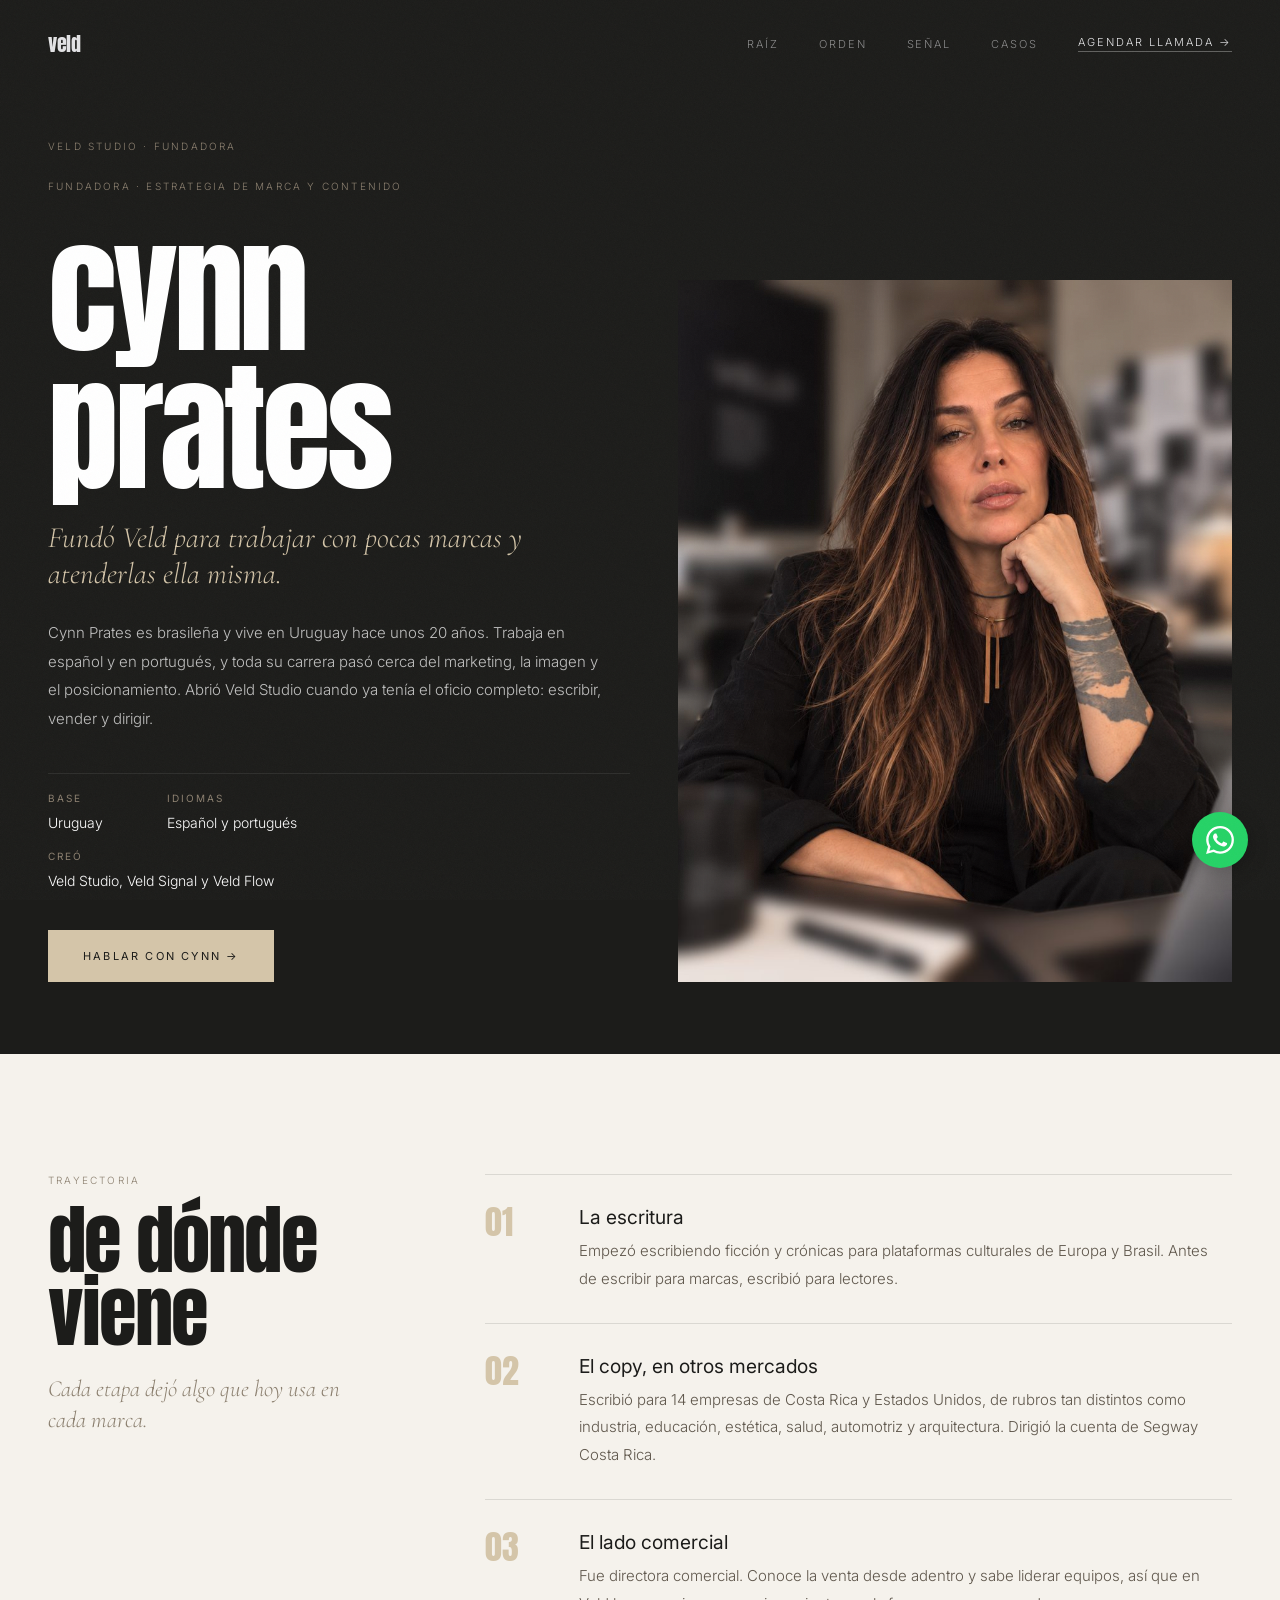
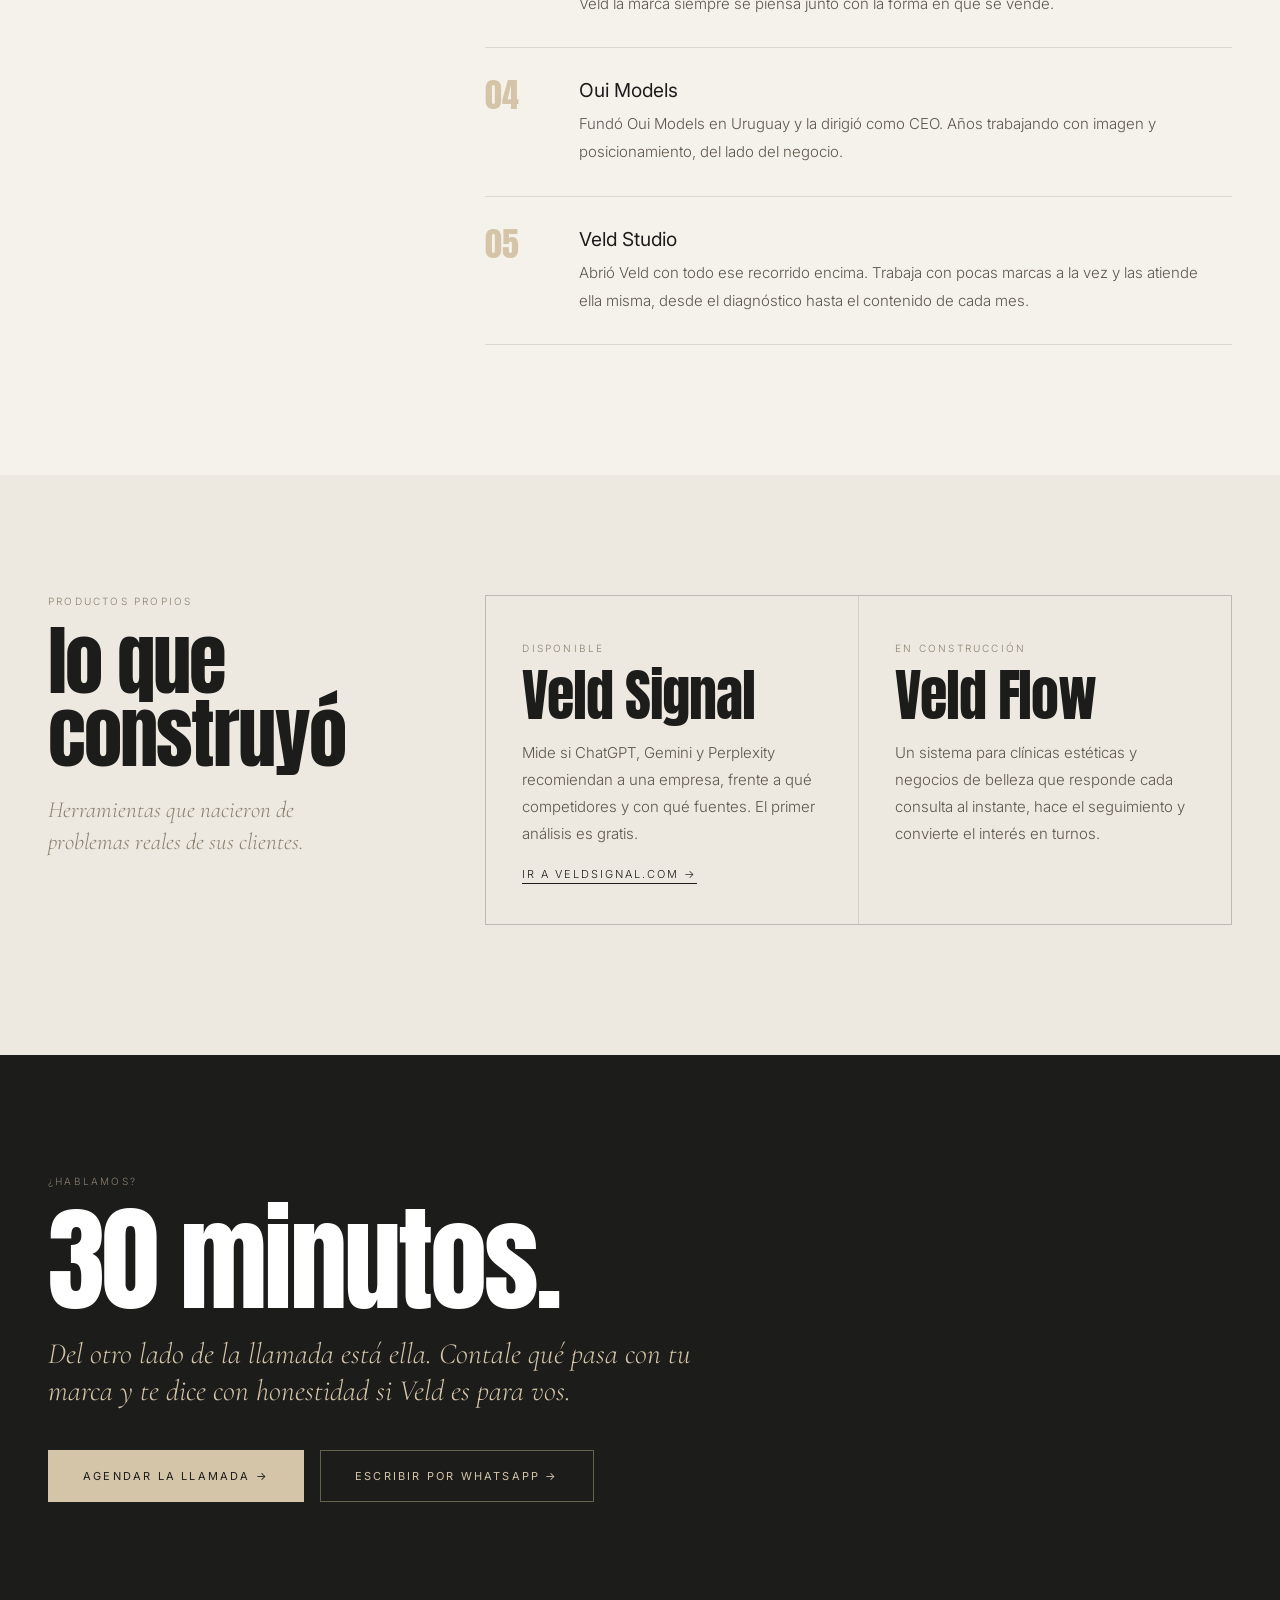
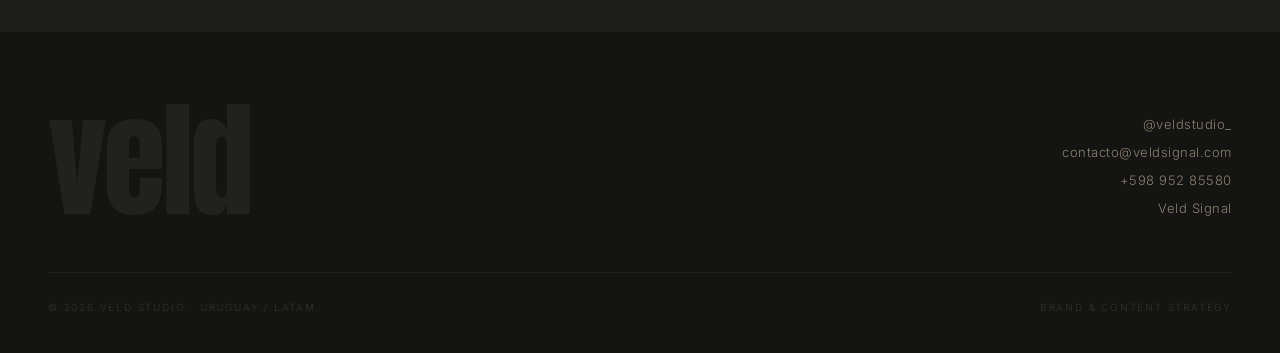
<file: cynn-prates/index.html>
<!DOCTYPE html>
<html lang="es">
<head>
  <meta charset="UTF-8"/>
  <meta name="viewport" content="width=device-width, initial-scale=1.0"/>
  <title>Cynn Prates, fundadora de Veld Studio | Estrategia de marca y contenido en Uruguay</title>
  <meta name="description" content="Cynn Prates es la fundadora de Veld Studio. Brasileña, radicada en Uruguay hace unos 20 años, con experiencia en copy, dirección comercial e imagen. Creó Veld Signal y Veld Flow."/>
  <meta name="author" content="Cynn Prates"/>
  <meta name="robots" content="index,follow,max-image-preview:large"/>
  <meta name="theme-color" content="#1c1c1a"/>
  <link rel="canonical" href="https://veldstudio.github.io/cynn-prates/"/>
  <link rel="icon" href="../favicon.svg" type="image/svg+xml"/>
  <meta property="og:type" content="profile"/>
  <meta property="og:site_name" content="Veld Studio"/>
  <meta property="og:locale" content="es_UY"/>
  <meta property="og:url" content="https://veldstudio.github.io/cynn-prates/"/>
  <meta property="og:title" content="Cynn Prates, fundadora de Veld Studio"/>
  <meta property="og:description" content="Cynn Prates es la fundadora de Veld Studio. Brasileña, radicada en Uruguay hace unos 20 años, con experiencia en copy, dirección comercial e imagen. Creó Veld Signal y Veld Flow."/>
  <meta property="og:image" content="https://veldstudio.github.io/og-image.png"/>
  <meta property="og:image:width" content="1200"/>
  <meta property="og:image:height" content="630"/>
  <meta name="twitter:card" content="summary_large_image"/>
  <meta name="twitter:image" content="https://veldstudio.github.io/og-image.png"/>
  <link rel="preconnect" href="https://fonts.googleapis.com"/>
  <link rel="preconnect" href="https://fonts.gstatic.com" crossorigin/>
  <link href="https://fonts.googleapis.com/css2?family=Anton&family=Cormorant+Garamond:ital,wght@0,300;1,300;1,400&family=Inter:wght@300;400&display=swap" rel="stylesheet"/>
  <script type="application/ld+json">{"@context": "https://schema.org", "@graph": [{"@type": "ProfilePage", "@id": "https://veldstudio.github.io/cynn-prates/#page", "url": "https://veldstudio.github.io/cynn-prates/", "name": "Cynn Prates, fundadora de Veld Studio | Estrategia de marca y contenido en Uruguay", "inLanguage": "es", "mainEntity": {"@id": "https://veldstudio.github.io/#cynn"}}, {"@type": "Person", "@id": "https://veldstudio.github.io/#cynn", "name": "Cynn Prates", "url": "https://veldstudio.github.io/cynn-prates/", "jobTitle": "Fundadora de Veld Studio, estratega de marca y contenido", "description": "Cynn Prates es la fundadora de Veld Studio. Brasileña, radicada en Uruguay hace unos 20 años, con experiencia en copy, dirección comercial e imagen. Creó Veld Signal y Veld Flow.", "worksFor": {"@id": "https://veldstudio.github.io/#veld"}, "homeLocation": {"@type": "Country", "name": "Uruguay"}, "nationality": {"@type": "Country", "name": "Brasil"}, "knowsLanguage": ["es", "pt"], "knowsAbout": ["estrategia de marca", "copywriting", "dirección comercial", "liderazgo de equipos", "posicionamiento", "contenido para Instagram", "GEO", "visibilidad en ChatGPT"], "image": "https://veldstudio.github.io/assets/cynn-prates.jpg"}, {"@type": "BreadcrumbList", "itemListElement": [{"@type": "ListItem", "position": 1, "name": "Veld Studio", "item": "https://veldstudio.github.io/"}, {"@type": "ListItem", "position": 2, "name": "Cynn Prates", "item": "https://veldstudio.github.io/cynn-prates/"}]}]}</script>
  <style>
*,*::before,*::after{margin:0;padding:0;box-sizing:border-box}
html{scroll-behavior:smooth}
:root{--obsidian:#1c1c1a;--warm-sand:#d4c5a9;--stone-white:#f5f2ec;--ash:#8c8070;--light-stone:#ede9e1;--white:#ffffff;--ease-expo:cubic-bezier(0.16,1,0.3,1)}
body{background:var(--obsidian);color:var(--white);font-family:'Inter',sans-serif;font-weight:300;overflow-x:hidden;-webkit-font-smoothing:antialiased}
body::before{content:'';position:fixed;inset:0;pointer-events:none;z-index:8500;opacity:.032;background-image:url("data:image/svg+xml,%3Csvg viewBox='0 0 512 512' xmlns='http://www.w3.org/2000/svg'%3E%3Cfilter id='n'%3E%3CfeTurbulence type='fractalNoise' baseFrequency='0.75' numOctaves='4' stitchTiles='stitch'/%3E%3C/filter%3E%3Crect width='100%25' height='100%25' filter='url(%23n)'/%3E%3C/svg%3E");background-size:180px 180px}
a{color:inherit}
nav{position:fixed;top:0;left:0;right:0;z-index:200;padding:28px 48px;display:flex;align-items:center;justify-content:space-between;mix-blend-mode:difference}
.nav-logo{font-family:'Anton',sans-serif;font-size:20px;letter-spacing:-.02em;text-transform:lowercase;color:var(--white);text-decoration:none}
.nav-right{display:flex;align-items:center;gap:40px}
.nav-link{font-size:11px;letter-spacing:.18em;text-transform:uppercase;color:var(--white);text-decoration:none;opacity:.55;transition:opacity .25s}
.nav-link:hover,.nav-link.on{opacity:1}
.nav-cta{font-size:11px;letter-spacing:.18em;text-transform:uppercase;color:var(--white);text-decoration:none;border-bottom:1px solid rgba(255,255,255,.35);padding-bottom:2px}
.hero{min-height:100vh;display:grid;grid-template-columns:1.05fr 1fr;align-items:end;gap:48px;padding:140px 48px 72px}
.crumbs{font-size:10px;letter-spacing:.22em;text-transform:uppercase;color:var(--ash);margin-bottom:28px}
.crumbs a{text-decoration:none}
.crumbs a:hover{color:var(--warm-sand)}
.label{font-size:10px;letter-spacing:.22em;text-transform:uppercase;color:var(--ash)}
h1{font-family:'Anton',sans-serif;font-weight:400;font-size:clamp(110px,17vw,260px);line-height:.86;letter-spacing:-.03em;text-transform:lowercase;margin-top:10px;padding-top:.14em}
.sub{font-family:'Cormorant Garamond',serif;font-style:italic;font-weight:300;font-size:clamp(22px,2.3vw,32px);line-height:1.25;color:var(--warm-sand);margin-top:22px;max-width:560px}
.intro{font-size:15px;line-height:1.9;color:rgba(255,255,255,.72);margin-top:26px;max-width:560px}
.facts{display:flex;flex-wrap:wrap;gap:0;margin-top:40px;border-top:1px solid rgba(255,255,255,.08)}
.fact{padding:18px 32px 0 0;margin-right:32px}
.fact b{display:block;font-weight:400;font-size:10px;letter-spacing:.2em;text-transform:uppercase;color:var(--ash);margin-bottom:8px}
.fact span{font-size:14px;color:var(--white)}
.btns{display:flex;flex-wrap:wrap;gap:16px;margin-top:40px}
.btn{display:inline-block;background:var(--warm-sand);color:var(--obsidian);text-decoration:none;font-family:'Inter',sans-serif;font-weight:400;font-size:11px;letter-spacing:.2em;text-transform:uppercase;padding:18px 34px;border:1px solid var(--warm-sand);transition:all .3s var(--ease-expo)}
.btn:hover{background:transparent;color:var(--warm-sand)}
.btn2{display:inline-block;color:var(--warm-sand);text-decoration:none;font-weight:400;font-size:11px;letter-spacing:.2em;text-transform:uppercase;padding:18px 34px;border:1px solid rgba(212,197,169,.4)}
.btn2:hover{border-color:var(--warm-sand)}
.hero-img{position:relative;height:min(78vh,760px);overflow:hidden}
.hero-img img{width:100%;height:100%;object-fit:cover;display:block}
section.light{background:var(--stone-white);color:var(--obsidian);padding:120px 48px 130px}
section.stone{background:var(--light-stone);color:var(--obsidian);padding:120px 48px 130px}
section.dark{padding:120px 48px 130px}
.wrap{max-width:1280px;margin:0 auto}
.two{display:grid;grid-template-columns:minmax(260px,1fr) 2fr;gap:64px}
h2{font-family:'Anton',sans-serif;font-weight:400;font-size:clamp(44px,6vw,90px);line-height:.95;letter-spacing:-.025em;text-transform:lowercase}
.lead{font-family:'Cormorant Garamond',serif;font-style:italic;font-weight:300;font-size:clamp(19px,1.8vw,24px);line-height:1.35;color:var(--ash);margin-top:24px;max-width:320px}
.body p{font-size:16px;line-height:1.9;color:#4a443b;max-width:680px}
.body p+p{margin-top:18px}
.dark .body p{color:rgba(255,255,255,.72)}
.items{border-top:1px solid rgba(28,28,26,.12)}
.item{display:grid;grid-template-columns:70px 1fr;gap:24px;padding:30px 0;border-bottom:1px solid rgba(28,28,26,.12)}
.item .n{font-family:'Anton',sans-serif;font-size:34px;color:var(--warm-sand);line-height:1}
.item h3{font-family:'Inter',sans-serif;font-weight:400;font-size:clamp(17px,1.5vw,20px);color:var(--obsidian)}
.item p{font-size:15px;line-height:1.85;color:#5f574c;margin-top:8px;max-width:640px}
.steps{display:grid;grid-template-columns:repeat(auto-fit,minmax(220px,1fr));gap:1px;background:rgba(255,255,255,.08);border:1px solid rgba(255,255,255,.08)}
.step{background:var(--obsidian);padding:36px 32px 40px}
.step .when{font-size:10px;letter-spacing:.22em;text-transform:uppercase;color:var(--warm-sand)}
.step h3{font-family:'Anton',sans-serif;font-weight:400;font-size:32px;text-transform:lowercase;letter-spacing:-.02em;margin-top:14px}
.step p{font-size:14px;line-height:1.8;color:rgba(255,255,255,.65);margin-top:12px}
.deliv{border-top:1px solid rgba(28,28,26,.12)}
.drow{display:grid;grid-template-columns:240px 1fr;gap:32px;padding:26px 0;border-bottom:1px solid rgba(28,28,26,.12)}
.drow h3{font-family:'Anton',sans-serif;font-weight:400;font-size:24px;line-height:1.1;text-transform:lowercase;letter-spacing:-.01em;color:var(--obsidian)}
.drow p{font-size:15px;line-height:1.85;color:#5f574c;max-width:640px}
.dnote{font-size:13px;line-height:1.8;color:var(--ash);margin-top:28px;max-width:680px}
.price{margin-top:44px;border:1px solid rgba(28,28,26,.16);padding:36px 36px 34px;background:var(--stone-white)}
.price .amt{font-family:'Anton',sans-serif;font-weight:400;font-size:clamp(44px,5vw,68px);line-height:1;letter-spacing:-.02em;color:var(--obsidian);margin-top:14px}
.price .psub{font-size:16px;line-height:1.7;color:#4a443b;margin-top:12px}
.price .pmini{font-size:13px;line-height:1.8;color:var(--ash);margin-top:14px;max-width:620px}
.price .btn{margin-top:26px}
.faq-list{border-top:1px solid rgba(28,28,26,.12)}
.faq-item{border-bottom:1px solid rgba(28,28,26,.12)}
.faq-item summary{list-style:none;cursor:pointer;display:flex;justify-content:space-between;align-items:center;gap:24px;padding:26px 0;font-weight:400;font-size:clamp(16px,1.4vw,19px);color:var(--obsidian)}
.faq-item summary::-webkit-details-marker{display:none}
.faq-item summary::after{content:'+';font-weight:300;font-size:22px;color:var(--ash);transition:transform .4s var(--ease-expo);flex-shrink:0}
.faq-item[open] summary::after{transform:rotate(45deg)}
.faq-a{font-size:15px;line-height:1.85;color:#5f574c;max-width:640px;padding:0 0 28px}
.others{display:grid;grid-template-columns:1fr 1fr;gap:1px;background:rgba(255,255,255,.08);border:1px solid rgba(255,255,255,.08);margin-top:56px}
.other{background:var(--obsidian);padding:44px 40px;text-decoration:none;display:block;transition:background .3s}
.other:hover{background:#232320}
.other .label{display:block}
.other strong{display:block;font-family:'Anton',sans-serif;font-weight:400;font-size:clamp(56px,7vw,96px);text-transform:lowercase;letter-spacing:-.03em;line-height:1;margin-top:12px}
.other em{display:block;font-family:'Cormorant Garamond',serif;font-weight:300;font-size:21px;color:var(--warm-sand);margin-top:10px}
.other .go{display:inline-block;margin-top:22px;font-size:11px;letter-spacing:.18em;text-transform:uppercase;border-bottom:1px solid rgba(255,255,255,.35);padding-bottom:2px}
.final{text-align:left}
.final h2{font-size:clamp(56px,9vw,140px)}
.final .sub{max-width:680px}
footer{background:#141412;padding:64px 48px 40px}
.footer-top{display:flex;justify-content:space-between;align-items:flex-end;padding-bottom:48px;border-bottom:1px solid rgba(255,255,255,.05)}
.footer-logo{font-family:'Anton',sans-serif;font-size:clamp(60px,10vw,130px);letter-spacing:-.03em;text-transform:lowercase;color:rgba(255,255,255,.06);line-height:1;text-decoration:none}
.footer-links{text-align:right;display:flex;flex-direction:column;gap:12px;padding-bottom:8px}
.footer-links a{font-size:13px;color:var(--ash);text-decoration:none;letter-spacing:.04em}
.footer-links a:hover{color:var(--warm-sand)}
.footer-bottom{display:flex;justify-content:space-between;align-items:center;padding-top:28px}
.footer-copy{font-size:10px;letter-spacing:.18em;text-transform:uppercase;color:rgba(255,255,255,.13)}
.wa-float{position:fixed;bottom:32px;right:32px;z-index:500;width:56px;height:56px;border-radius:50%;background:#25D366;display:flex;align-items:center;justify-content:center;text-decoration:none;box-shadow:0 4px 20px rgba(0,0,0,.25)}
.wa-float svg{width:28px;height:28px;fill:#fff}
.reveal{opacity:0;transform:translateY(24px);transition:opacity .6s var(--ease-expo),transform .6s var(--ease-expo)}
.reveal.in{opacity:1;transform:none}
@media (prefers-reduced-motion:reduce){.reveal{opacity:1;transform:none;transition:none}}
@media (max-width:900px){
 nav{padding:16px 22px;mix-blend-mode:normal;background:rgba(28,28,26,.9);-webkit-backdrop-filter:blur(12px);backdrop-filter:blur(12px);border-bottom:1px solid rgba(212,197,169,.12)}.nav-right .nav-link{display:none}
 .hero{grid-template-columns:1fr;padding:110px 28px 64px;min-height:auto}
 .hero-img{height:62vh;order:-1;margin:0 -28px}
 section.light,section.stone,section.dark{padding:80px 28px 100px}
 .two{grid-template-columns:1fr;gap:36px}
 .item{grid-template-columns:48px 1fr;gap:14px}
 .others{grid-template-columns:1fr}
 .drow{grid-template-columns:1fr;gap:8px}
 .steps{grid-template-columns:1fr}.step{padding:28px 24px 32px}
 footer{padding:48px 28px 32px}.footer-top{flex-direction:column;align-items:flex-start;gap:28px}.footer-links{text-align:left}
 .footer-bottom{flex-direction:column;align-items:flex-start;gap:10px}
}

h1.person{font-size:clamp(76px,11vw,170px);line-height:.98}
.ph{position:relative;height:min(78vh,760px);background:#2a2926;display:flex;align-items:flex-end;padding:32px;overflow:hidden}
.ph img{position:absolute;inset:0;width:100%;height:100%;object-fit:cover;object-position:center top}
.ph span{position:relative;font-size:11px;letter-spacing:.2em;text-transform:uppercase;color:var(--ash)}
.prods{display:grid;grid-template-columns:1fr 1fr;gap:1px;background:rgba(28,28,26,.12);border:1px solid rgba(28,28,26,.12)}
.prod{background:var(--light-stone);padding:40px 36px;text-decoration:none;color:var(--obsidian);display:block}
a.prod:hover{background:#e4dfd5}
.prod strong{display:block;font-family:'Anton',sans-serif;font-weight:400;font-size:clamp(40px,4.4vw,60px);line-height:1;letter-spacing:-.02em;margin-top:12px}
.prod p{font-size:15px;line-height:1.8;color:#5f574c;margin-top:14px;max-width:420px}
.prod .go{display:inline-block;margin-top:20px;font-size:11px;letter-spacing:.18em;text-transform:uppercase;border-bottom:1px solid currentColor;padding-bottom:2px}
@media (max-width:900px){.prods{grid-template-columns:1fr}.prod{padding:30px 24px}.ph{height:70vh;order:-1;margin:0 -28px}}
</style>
</head>
<body>
<a href="https://wa.me/59895285580" target="_blank" rel="noopener" class="wa-float" title="Escribir por WhatsApp"><svg viewBox="0 0 24 24" xmlns="http://www.w3.org/2000/svg"><path d="M17.472 14.382c-.297-.149-1.758-.867-2.03-.967-.273-.099-.471-.148-.67.15-.197.297-.767.966-.94 1.164-.173.199-.347.223-.644.075-.297-.15-1.255-.463-2.39-1.475-.883-.788-1.48-1.761-1.653-2.059-.173-.297-.018-.458.13-.606.134-.133.298-.347.446-.52.149-.174.198-.298.298-.497.099-.198.05-.371-.025-.52-.075-.149-.669-1.612-.916-2.207-.242-.579-.487-.5-.669-.51-.173-.008-.371-.01-.57-.01-.198 0-.52.074-.792.372-.272.297-1.04 1.016-1.04 2.479 0 1.462 1.065 2.875 1.213 3.074.149.198 2.096 3.2 5.077 4.487.709.306 1.262.489 1.694.625.712.227 1.36.195 1.871.118.571-.085 1.758-.719 2.006-1.413.248-.694.248-1.289.173-1.413-.074-.124-.272-.198-.57-.347m-5.421 7.403h-.004a9.87 9.87 0 01-5.031-1.378l-.361-.214-3.741.982.998-3.648-.235-.374a9.86 9.86 0 01-1.51-5.26c.001-5.45 4.436-9.884 9.888-9.884 2.64 0 5.122 1.03 6.988 2.898a9.825 9.825 0 012.893 6.994c-.003 5.45-4.437 9.884-9.885 9.884m8.413-18.297A11.815 11.815 0 0012.05 0C5.495 0 .16 5.335.157 11.892c0 2.096.547 4.142 1.588 5.945L.057 24l6.305-1.654a11.882 11.882 0 005.683 1.448h.005c6.554 0 11.89-5.335 11.893-11.893a11.821 11.821 0 00-3.48-8.413z"/></svg></a>
<nav>
  <a href="../" class="nav-logo">veld</a>
  <div class="nav-right"><a href="../raiz/" class="nav-link">raíz</a><a href="../orden/" class="nav-link">orden</a><a href="../senal/" class="nav-link">señal</a><a href="../#cases" class="nav-link">Casos</a><a href="https://calendar.app.google/VyaCysSLecYQsQFk8" target="_blank" rel="noopener" class="nav-cta">Agendar llamada →</a></div>
</nav>

<header class="hero">
  <div>
    <div class="crumbs"><a href="../">Veld Studio</a> · Fundadora</div>
    <div class="label">Fundadora · Estrategia de marca y contenido</div>
    <h1 class="person">cynn prates</h1>
    <p class="sub">Fundó Veld para trabajar con pocas marcas y atenderlas ella misma.</p>
    <p class="intro">Cynn Prates es brasileña y vive en Uruguay hace unos 20 años. Trabaja en español y en portugués, y toda su carrera pasó cerca del marketing, la imagen y el posicionamiento. Abrió Veld Studio cuando ya tenía el oficio completo: escribir, vender y dirigir.</p>
    <div class="facts"><div class="fact"><b>Base</b><span>Uruguay</span></div><div class="fact"><b>Idiomas</b><span>Español y portugués</span></div><div class="fact"><b>Creó</b><span>Veld Studio, Veld Signal y Veld Flow</span></div></div>
    <div class="btns"><a class="btn" href="https://wa.me/59895285580?text=Hola%20Cynn%2C%20le%C3%AD%20tu%20historia%20en%20la%20web%20de%20Veld%20y%20quiero%20hablar%20de%20mi%20marca." target="_blank" rel="noopener">Hablar con Cynn →</a></div>
  </div>
  <div class="ph"><img src="../assets/cynn-prates.jpg" alt="Cynn Prates, fundadora de Veld Studio" loading="eager"/></div>
</header>

<section class="light">
  <div class="wrap two">
    <div><div class="label">Trayectoria</div><h2 style="margin-top:18px">de dónde viene</h2><p class="lead">Cada etapa dejó algo que hoy usa en cada marca.</p></div>
    <div class="items"><div class="item reveal"><div class="n">01</div><div><h3>La escritura</h3><p>Empezó escribiendo ficción y crónicas para plataformas culturales de Europa y Brasil. Antes de escribir para marcas, escribió para lectores.</p></div></div><div class="item reveal"><div class="n">02</div><div><h3>El copy, en otros mercados</h3><p>Escribió para 14 empresas de Costa Rica y Estados Unidos, de rubros tan distintos como industria, educación, estética, salud, automotriz y arquitectura. Dirigió la cuenta de Segway Costa Rica.</p></div></div><div class="item reveal"><div class="n">03</div><div><h3>El lado comercial</h3><p>Fue directora comercial. Conoce la venta desde adentro y sabe liderar equipos, así que en Veld la marca siempre se piensa junto con la forma en que se vende.</p></div></div><div class="item reveal"><div class="n">04</div><div><h3>Oui Models</h3><p>Fundó Oui Models en Uruguay y la dirigió como CEO. Años trabajando con imagen y posicionamiento, del lado del negocio.</p></div></div><div class="item reveal"><div class="n">05</div><div><h3>Veld Studio</h3><p>Abrió Veld con todo ese recorrido encima. Trabaja con pocas marcas a la vez y las atiende ella misma, desde el diagnóstico hasta el contenido de cada mes.</p></div></div></div>
  </div>
</section>

<section class="stone">
  <div class="wrap two">
    <div><div class="label">Productos propios</div><h2 style="margin-top:18px">lo que construyó</h2><p class="lead">Herramientas que nacieron de problemas reales de sus clientes.</p></div>
    <div class="prods">
      <a class="prod reveal" href="https://veldsignal.com" target="_blank" rel="noopener"><span class="label">Disponible</span><strong>Veld Signal</strong><p>Mide si ChatGPT, Gemini y Perplexity recomiendan a una empresa, frente a qué competidores y con qué fuentes. El primer análisis es gratis.</p><span class="go">Ir a veldsignal.com →</span></a>
      <div class="prod reveal"><span class="label">En construcción</span><strong>Veld Flow</strong><p>Un sistema para clínicas estéticas y negocios de belleza que responde cada consulta al instante, hace el seguimiento y convierte el interés en turnos.</p></div>
    </div>
  </div>
</section>

<section class="dark final">
  <div class="wrap">
    <div class="label">¿Hablamos?</div>
    <h2 style="margin-top:18px">30 minutos.</h2>
    <p class="sub">Del otro lado de la llamada está ella. Contale qué pasa con tu marca y te dice con honestidad si Veld es para vos.</p>
    <div class="btns"><a class="btn" href="https://calendar.app.google/VyaCysSLecYQsQFk8" target="_blank" rel="noopener">Agendar la llamada →</a><a class="btn2" href="https://wa.me/59895285580?text=Hola%20Cynn%2C%20le%C3%AD%20tu%20historia%20en%20la%20web%20de%20Veld%20y%20quiero%20hablar%20de%20mi%20marca." target="_blank" rel="noopener">Escribir por WhatsApp →</a></div>
  </div>
</section>

<footer>
  <div class="footer-top">
    <a href="../" class="footer-logo">veld</a>
    <div class="footer-links">
      <a href="https://instagram.com/veldstudio_" target="_blank" rel="noopener">@veldstudio_</a>
      <a href="mailto:contacto@veldsignal.com">contacto@veldsignal.com</a>
      <a href="https://wa.me/59895285580" target="_blank" rel="noopener">+598 952 85580</a>
      <a href="https://veldsignal.com" target="_blank" rel="noopener">Veld Signal</a>
    </div>
  </div>
  <div class="footer-bottom">
    <span class="footer-copy">© 2026 Veld Studio · Uruguay / Latam</span>
    <span class="footer-copy">Brand &amp; Content Strategy</span>
  </div>
</footer>
<script>
(function(){var els=document.querySelectorAll('.reveal');if(!('IntersectionObserver' in window)){els.forEach(function(e){e.classList.add('in')});return;}
var io=new IntersectionObserver(function(en){en.forEach(function(x){if(x.isIntersecting){x.target.classList.add('in');io.unobserve(x.target);}})},{rootMargin:'0px 0px -8% 0px'});
els.forEach(function(e){io.observe(e)});})();
</script>
</body>
</html>
</file>
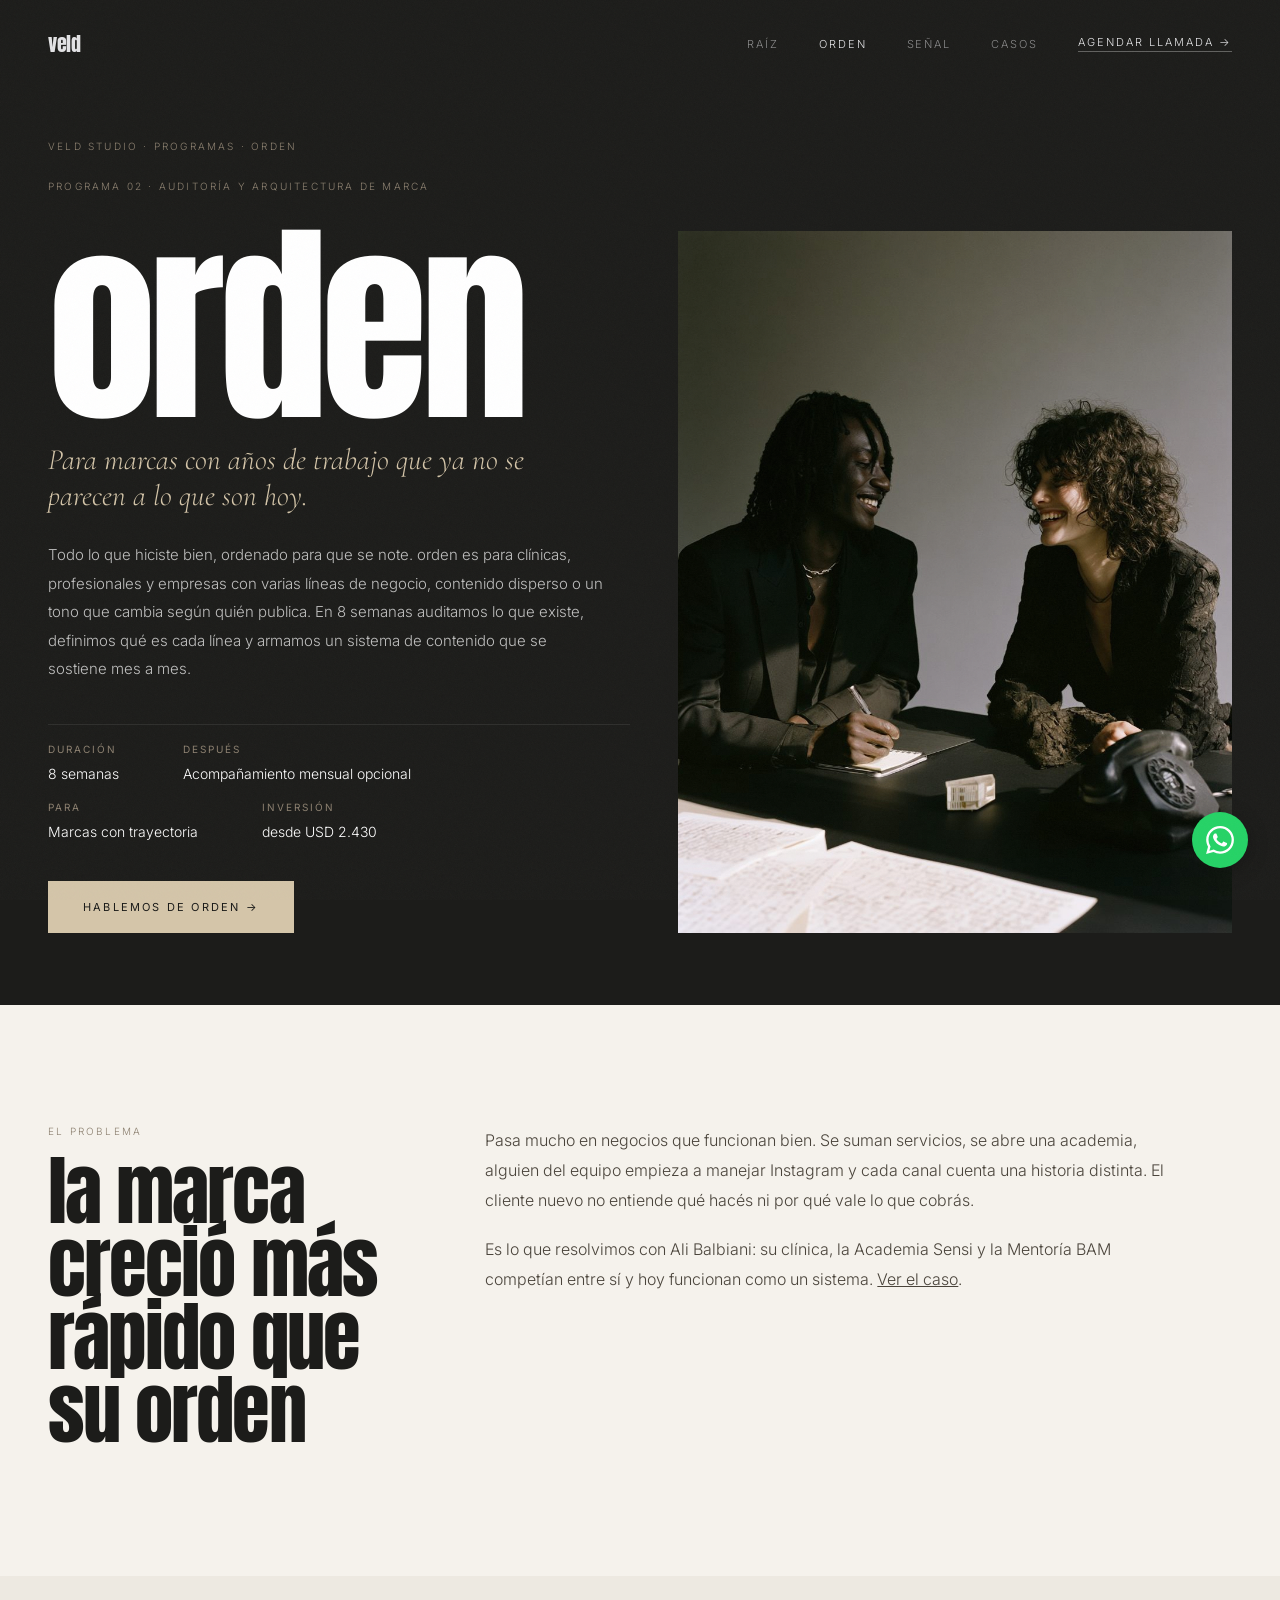
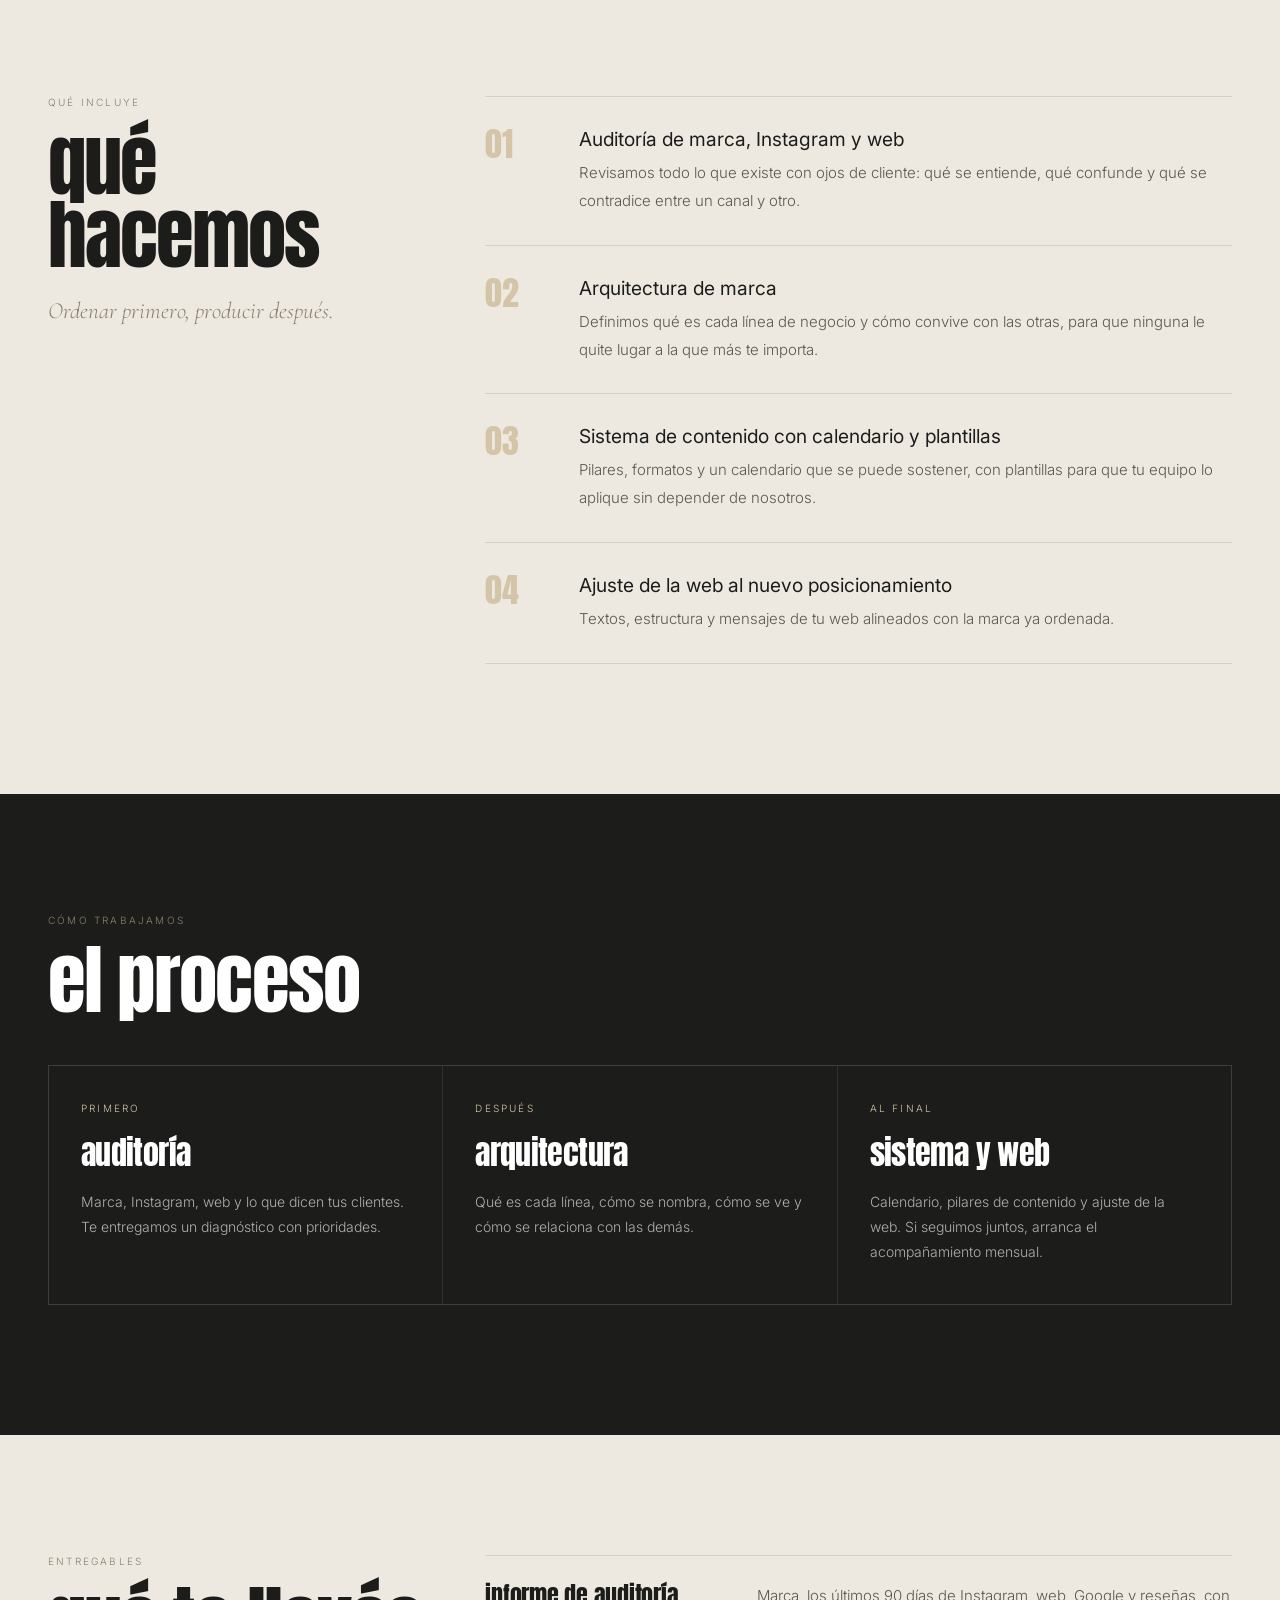
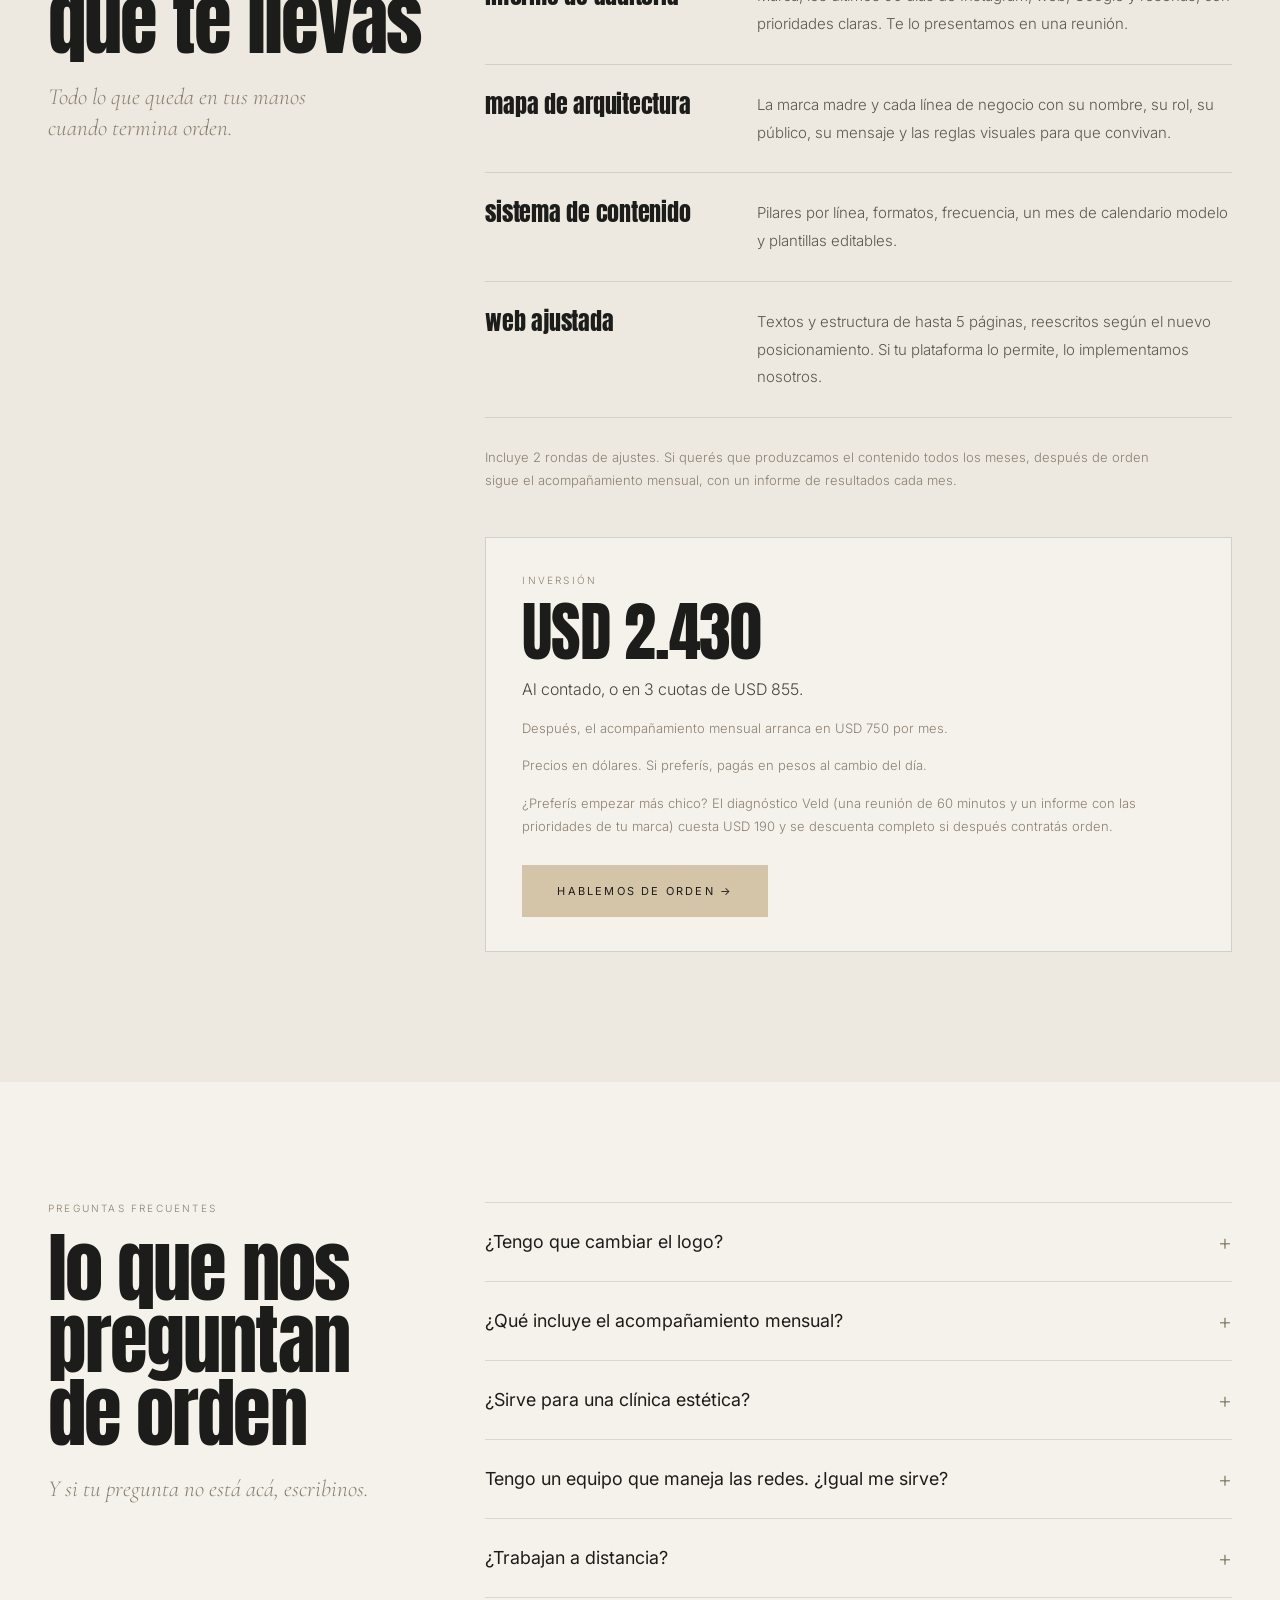
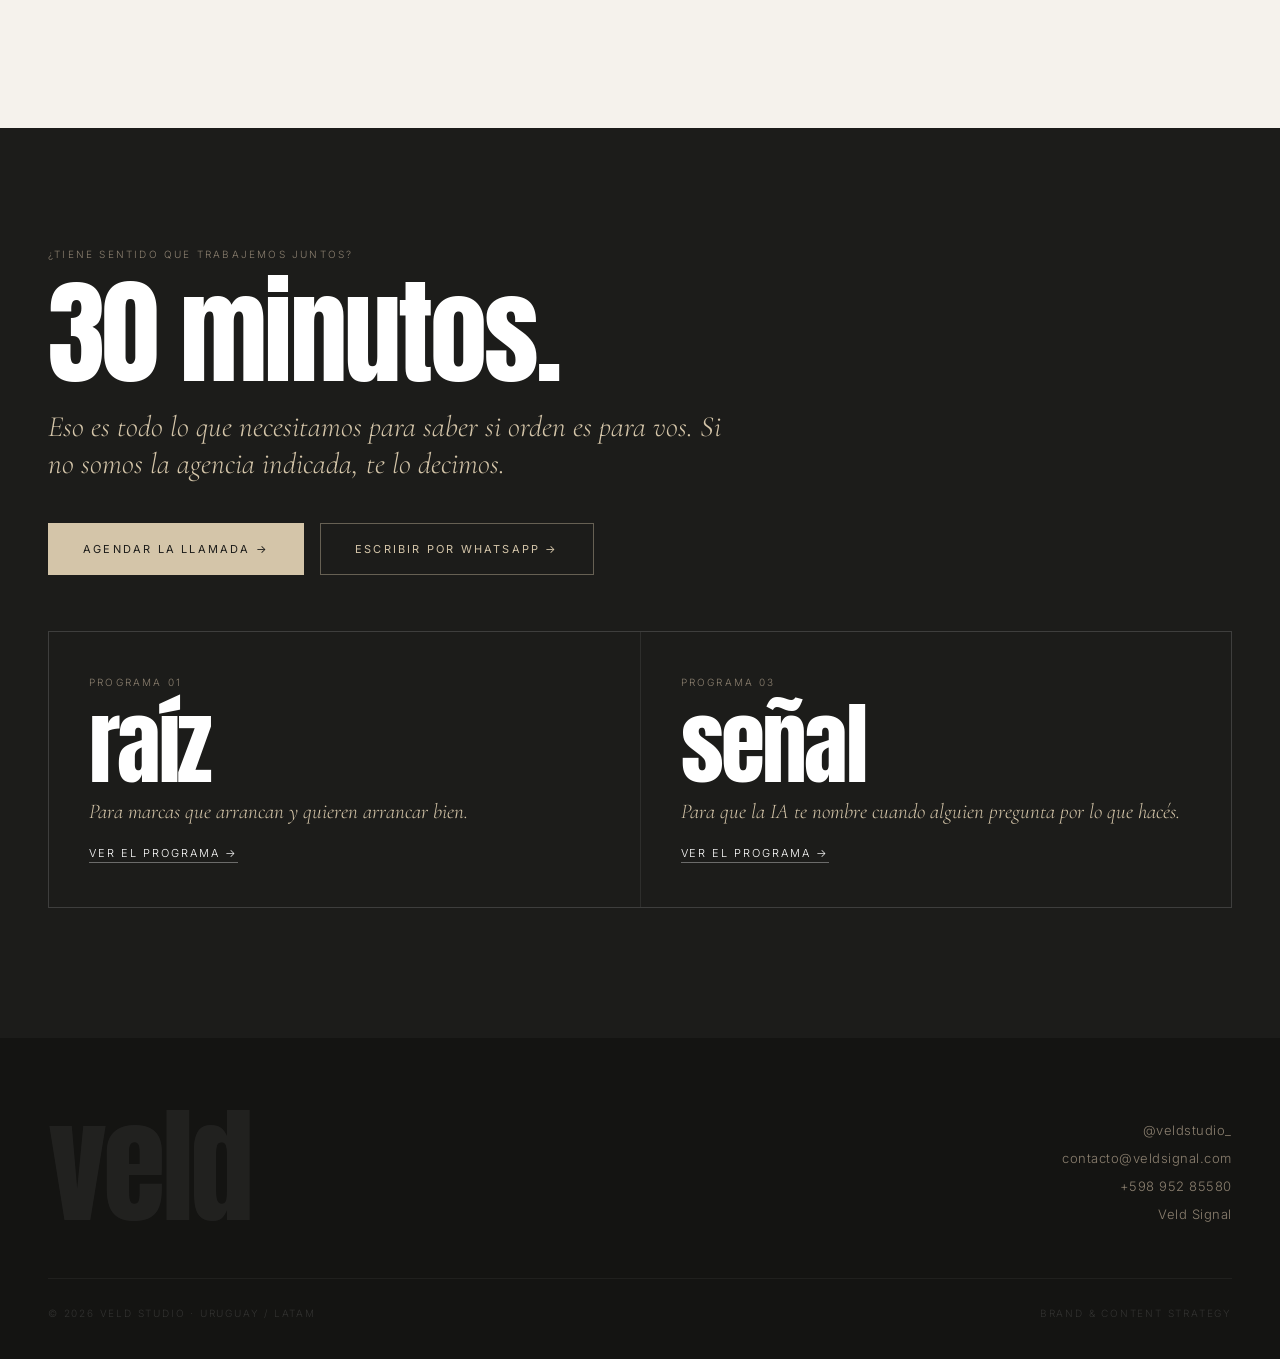
<file: orden/index.html>
<!DOCTYPE html>
<html lang="es">
<head>
  <meta charset="UTF-8"/>
  <meta name="viewport" content="width=device-width, initial-scale=1.0"/>
  <title>Programa orden: auditoría y arquitectura de marca | Veld Studio</title>
  <meta name="description" content="Programa de Veld Studio para marcas con trayectoria: auditoría de marca, Instagram y web, arquitectura de marca, sistema de contenido y ajuste de la web. 8 semanas."/>
  <meta name="author" content="Cynn Prates"/>
  <meta name="robots" content="index,follow,max-image-preview:large"/>
  <meta name="theme-color" content="#1c1c1a"/>
  <link rel="canonical" href="https://veldstudio.github.io/orden/"/>
  <link rel="icon" href="../favicon.svg" type="image/svg+xml"/>
  <meta property="og:type" content="website"/>
  <meta property="og:site_name" content="Veld Studio"/>
  <meta property="og:locale" content="es_UY"/>
  <meta property="og:url" content="https://veldstudio.github.io/orden/"/>
  <meta property="og:title" content="Programa orden · Veld Studio"/>
  <meta property="og:description" content="Programa de Veld Studio para marcas con trayectoria: auditoría de marca, Instagram y web, arquitectura de marca, sistema de contenido y ajuste de la web. 8 semanas."/>
  <meta property="og:image" content="https://veldstudio.github.io/og-image.png"/>
  <meta property="og:image:width" content="1200"/>
  <meta property="og:image:height" content="630"/>
  <meta name="twitter:card" content="summary_large_image"/>
  <meta name="twitter:title" content="Programa orden · Veld Studio"/>
  <meta name="twitter:description" content="Programa de Veld Studio para marcas con trayectoria: auditoría de marca, Instagram y web, arquitectura de marca, sistema de contenido y ajuste de la web. 8 semanas."/>
  <meta name="twitter:image" content="https://veldstudio.github.io/og-image.png"/>
  <link rel="preconnect" href="https://fonts.googleapis.com"/>
  <link rel="preconnect" href="https://fonts.gstatic.com" crossorigin/>
  <link href="https://fonts.googleapis.com/css2?family=Anton&family=Cormorant+Garamond:ital,wght@0,300;1,300;1,400&family=Inter:wght@300;400&display=swap" rel="stylesheet"/>
  <script type="application/ld+json">{"@context": "https://schema.org", "@graph": [{"@type": "Service", "@id": "https://veldstudio.github.io/orden/#programa", "name": "Programa orden", "serviceType": "Auditoría y arquitectura de marca", "description": "Programa de Veld Studio para marcas con trayectoria: auditoría de marca, Instagram y web, arquitectura de marca, sistema de contenido y ajuste de la web. 8 semanas.", "url": "https://veldstudio.github.io/orden/", "image": "https://veldstudio.github.io/assets/process-brief.jpg", "areaServed": ["Uruguay", "Argentina", "Brasil", "España"], "offers": {"@type": "Offer", "price": "2430", "priceCurrency": "USD", "description": "USD 2.430 al contado o 3 cuotas de USD 855", "url": "https://veldstudio.github.io/orden/"}, "provider": {"@type": "ProfessionalService", "@id": "https://veldstudio.github.io/#veld", "name": "Veld Studio", "url": "https://veldstudio.github.io/"}}, {"@type": "BreadcrumbList", "itemListElement": [{"@type": "ListItem", "position": 1, "name": "Veld Studio", "item": "https://veldstudio.github.io/"}, {"@type": "ListItem", "position": 2, "name": "Programas", "item": "https://veldstudio.github.io/#services"}, {"@type": "ListItem", "position": 3, "name": "orden", "item": "https://veldstudio.github.io/orden/"}]}, {"@type": "FAQPage", "mainEntity": [{"@type": "Question", "name": "¿Tengo que cambiar el logo?", "acceptedAnswer": {"@type": "Answer", "text": "Casi siempre alcanza con ordenar cómo se usa la identidad que ya tenés. Si hace falta cambiarla, te lo proponemos con argumentos."}}, {"@type": "Question", "name": "¿Qué incluye el acompañamiento mensual?", "acceptedAnswer": {"@type": "Answer", "text": "La producción del contenido según el sistema que armamos juntos, y un informe mensual con números reales y los ajustes del mes siguiente."}}, {"@type": "Question", "name": "¿Sirve para una clínica estética?", "acceptedAnswer": {"@type": "Answer", "text": "Sí, es uno de los rubros que mejor conocemos. Trabajamos con profesionales de medicina estética y micropigmentación con varias líneas de servicio."}}, {"@type": "Question", "name": "Tengo un equipo que maneja las redes. ¿Igual me sirve?", "acceptedAnswer": {"@type": "Answer", "text": "Sí. El sistema queda documentado para que tu equipo lo use. Podemos acompañarlos o dejarles todo listo para que sigan solos."}}, {"@type": "Question", "name": "¿Trabajan a distancia?", "acceptedAnswer": {"@type": "Answer", "text": "Sí. Las reuniones son por videollamada y el día a día pasa por WhatsApp."}}]}]}</script>
  <style>
*,*::before,*::after{margin:0;padding:0;box-sizing:border-box}
html{scroll-behavior:smooth}
:root{--obsidian:#1c1c1a;--warm-sand:#d4c5a9;--stone-white:#f5f2ec;--ash:#8c8070;--light-stone:#ede9e1;--white:#ffffff;--ease-expo:cubic-bezier(0.16,1,0.3,1)}
body{background:var(--obsidian);color:var(--white);font-family:'Inter',sans-serif;font-weight:300;overflow-x:hidden;-webkit-font-smoothing:antialiased}
body::before{content:'';position:fixed;inset:0;pointer-events:none;z-index:8500;opacity:.032;background-image:url("data:image/svg+xml,%3Csvg viewBox='0 0 512 512' xmlns='http://www.w3.org/2000/svg'%3E%3Cfilter id='n'%3E%3CfeTurbulence type='fractalNoise' baseFrequency='0.75' numOctaves='4' stitchTiles='stitch'/%3E%3C/filter%3E%3Crect width='100%25' height='100%25' filter='url(%23n)'/%3E%3C/svg%3E");background-size:180px 180px}
a{color:inherit}
nav{position:fixed;top:0;left:0;right:0;z-index:200;padding:28px 48px;display:flex;align-items:center;justify-content:space-between;mix-blend-mode:difference}
.nav-logo{font-family:'Anton',sans-serif;font-size:20px;letter-spacing:-.02em;text-transform:lowercase;color:var(--white);text-decoration:none}
.nav-right{display:flex;align-items:center;gap:40px}
.nav-link{font-size:11px;letter-spacing:.18em;text-transform:uppercase;color:var(--white);text-decoration:none;opacity:.55;transition:opacity .25s}
.nav-link:hover,.nav-link.on{opacity:1}
.nav-cta{font-size:11px;letter-spacing:.18em;text-transform:uppercase;color:var(--white);text-decoration:none;border-bottom:1px solid rgba(255,255,255,.35);padding-bottom:2px}
.hero{min-height:100vh;display:grid;grid-template-columns:1.05fr 1fr;align-items:end;gap:48px;padding:140px 48px 72px}
.crumbs{font-size:10px;letter-spacing:.22em;text-transform:uppercase;color:var(--ash);margin-bottom:28px}
.crumbs a{text-decoration:none}
.crumbs a:hover{color:var(--warm-sand)}
.label{font-size:10px;letter-spacing:.22em;text-transform:uppercase;color:var(--ash)}
h1{font-family:'Anton',sans-serif;font-weight:400;font-size:clamp(110px,17vw,260px);line-height:.86;letter-spacing:-.03em;text-transform:lowercase;margin-top:10px;padding-top:.14em}
.sub{font-family:'Cormorant Garamond',serif;font-style:italic;font-weight:300;font-size:clamp(22px,2.3vw,32px);line-height:1.25;color:var(--warm-sand);margin-top:22px;max-width:560px}
.intro{font-size:15px;line-height:1.9;color:rgba(255,255,255,.72);margin-top:26px;max-width:560px}
.facts{display:flex;flex-wrap:wrap;gap:0;margin-top:40px;border-top:1px solid rgba(255,255,255,.08)}
.fact{padding:18px 32px 0 0;margin-right:32px}
.fact b{display:block;font-weight:400;font-size:10px;letter-spacing:.2em;text-transform:uppercase;color:var(--ash);margin-bottom:8px}
.fact span{font-size:14px;color:var(--white)}
.btns{display:flex;flex-wrap:wrap;gap:16px;margin-top:40px}
.btn{display:inline-block;background:var(--warm-sand);color:var(--obsidian);text-decoration:none;font-family:'Inter',sans-serif;font-weight:400;font-size:11px;letter-spacing:.2em;text-transform:uppercase;padding:18px 34px;border:1px solid var(--warm-sand);transition:all .3s var(--ease-expo)}
.btn:hover{background:transparent;color:var(--warm-sand)}
.btn2{display:inline-block;color:var(--warm-sand);text-decoration:none;font-weight:400;font-size:11px;letter-spacing:.2em;text-transform:uppercase;padding:18px 34px;border:1px solid rgba(212,197,169,.4)}
.btn2:hover{border-color:var(--warm-sand)}
.hero-img{position:relative;height:min(78vh,760px);overflow:hidden}
.hero-img img{width:100%;height:100%;object-fit:cover;display:block}
section.light{background:var(--stone-white);color:var(--obsidian);padding:120px 48px 130px}
section.stone{background:var(--light-stone);color:var(--obsidian);padding:120px 48px 130px}
section.dark{padding:120px 48px 130px}
.wrap{max-width:1280px;margin:0 auto}
.two{display:grid;grid-template-columns:minmax(260px,1fr) 2fr;gap:64px}
h2{font-family:'Anton',sans-serif;font-weight:400;font-size:clamp(44px,6vw,90px);line-height:.95;letter-spacing:-.025em;text-transform:lowercase}
.lead{font-family:'Cormorant Garamond',serif;font-style:italic;font-weight:300;font-size:clamp(19px,1.8vw,24px);line-height:1.35;color:var(--ash);margin-top:24px;max-width:320px}
.body p{font-size:16px;line-height:1.9;color:#4a443b;max-width:680px}
.body p+p{margin-top:18px}
.dark .body p{color:rgba(255,255,255,.72)}
.items{border-top:1px solid rgba(28,28,26,.12)}
.item{display:grid;grid-template-columns:70px 1fr;gap:24px;padding:30px 0;border-bottom:1px solid rgba(28,28,26,.12)}
.item .n{font-family:'Anton',sans-serif;font-size:34px;color:var(--warm-sand);line-height:1}
.item h3{font-family:'Inter',sans-serif;font-weight:400;font-size:clamp(17px,1.5vw,20px);color:var(--obsidian)}
.item p{font-size:15px;line-height:1.85;color:#5f574c;margin-top:8px;max-width:640px}
.steps{display:grid;grid-template-columns:repeat(auto-fit,minmax(220px,1fr));gap:1px;background:rgba(255,255,255,.08);border:1px solid rgba(255,255,255,.08)}
.step{background:var(--obsidian);padding:36px 32px 40px}
.step .when{font-size:10px;letter-spacing:.22em;text-transform:uppercase;color:var(--warm-sand)}
.step h3{font-family:'Anton',sans-serif;font-weight:400;font-size:32px;text-transform:lowercase;letter-spacing:-.02em;margin-top:14px}
.step p{font-size:14px;line-height:1.8;color:rgba(255,255,255,.65);margin-top:12px}
.deliv{border-top:1px solid rgba(28,28,26,.12)}
.drow{display:grid;grid-template-columns:240px 1fr;gap:32px;padding:26px 0;border-bottom:1px solid rgba(28,28,26,.12)}
.drow h3{font-family:'Anton',sans-serif;font-weight:400;font-size:24px;line-height:1.1;text-transform:lowercase;letter-spacing:-.01em;color:var(--obsidian)}
.drow p{font-size:15px;line-height:1.85;color:#5f574c;max-width:640px}
.dnote{font-size:13px;line-height:1.8;color:var(--ash);margin-top:28px;max-width:680px}
.price{margin-top:44px;border:1px solid rgba(28,28,26,.16);padding:36px 36px 34px;background:var(--stone-white)}
.price .amt{font-family:'Anton',sans-serif;font-weight:400;font-size:clamp(44px,5vw,68px);line-height:1;letter-spacing:-.02em;color:var(--obsidian);margin-top:14px}
.price .psub{font-size:16px;line-height:1.7;color:#4a443b;margin-top:12px}
.price .pmini{font-size:13px;line-height:1.8;color:var(--ash);margin-top:14px;max-width:620px}
.price .btn{margin-top:26px}
.faq-list{border-top:1px solid rgba(28,28,26,.12)}
.faq-item{border-bottom:1px solid rgba(28,28,26,.12)}
.faq-item summary{list-style:none;cursor:pointer;display:flex;justify-content:space-between;align-items:center;gap:24px;padding:26px 0;font-weight:400;font-size:clamp(16px,1.4vw,19px);color:var(--obsidian)}
.faq-item summary::-webkit-details-marker{display:none}
.faq-item summary::after{content:'+';font-weight:300;font-size:22px;color:var(--ash);transition:transform .4s var(--ease-expo);flex-shrink:0}
.faq-item[open] summary::after{transform:rotate(45deg)}
.faq-a{font-size:15px;line-height:1.85;color:#5f574c;max-width:640px;padding:0 0 28px}
.others{display:grid;grid-template-columns:1fr 1fr;gap:1px;background:rgba(255,255,255,.08);border:1px solid rgba(255,255,255,.08);margin-top:56px}
.other{background:var(--obsidian);padding:44px 40px;text-decoration:none;display:block;transition:background .3s}
.other:hover{background:#232320}
.other .label{display:block}
.other strong{display:block;font-family:'Anton',sans-serif;font-weight:400;font-size:clamp(56px,7vw,96px);text-transform:lowercase;letter-spacing:-.03em;line-height:1;margin-top:12px}
.other em{display:block;font-family:'Cormorant Garamond',serif;font-weight:300;font-size:21px;color:var(--warm-sand);margin-top:10px}
.other .go{display:inline-block;margin-top:22px;font-size:11px;letter-spacing:.18em;text-transform:uppercase;border-bottom:1px solid rgba(255,255,255,.35);padding-bottom:2px}
.final{text-align:left}
.final h2{font-size:clamp(56px,9vw,140px)}
.final .sub{max-width:680px}
footer{background:#141412;padding:64px 48px 40px}
.footer-top{display:flex;justify-content:space-between;align-items:flex-end;padding-bottom:48px;border-bottom:1px solid rgba(255,255,255,.05)}
.footer-logo{font-family:'Anton',sans-serif;font-size:clamp(60px,10vw,130px);letter-spacing:-.03em;text-transform:lowercase;color:rgba(255,255,255,.06);line-height:1;text-decoration:none}
.footer-links{text-align:right;display:flex;flex-direction:column;gap:12px;padding-bottom:8px}
.footer-links a{font-size:13px;color:var(--ash);text-decoration:none;letter-spacing:.04em}
.footer-links a:hover{color:var(--warm-sand)}
.footer-bottom{display:flex;justify-content:space-between;align-items:center;padding-top:28px}
.footer-copy{font-size:10px;letter-spacing:.18em;text-transform:uppercase;color:rgba(255,255,255,.13)}
.wa-float{position:fixed;bottom:32px;right:32px;z-index:500;width:56px;height:56px;border-radius:50%;background:#25D366;display:flex;align-items:center;justify-content:center;text-decoration:none;box-shadow:0 4px 20px rgba(0,0,0,.25)}
.wa-float svg{width:28px;height:28px;fill:#fff}
.reveal{opacity:0;transform:translateY(24px);transition:opacity .6s var(--ease-expo),transform .6s var(--ease-expo)}
.reveal.in{opacity:1;transform:none}
@media (prefers-reduced-motion:reduce){.reveal{opacity:1;transform:none;transition:none}}
@media (max-width:900px){
 nav{padding:16px 22px;mix-blend-mode:normal;background:rgba(28,28,26,.9);-webkit-backdrop-filter:blur(12px);backdrop-filter:blur(12px);border-bottom:1px solid rgba(212,197,169,.12)}.nav-right .nav-link{display:none}
 .hero{grid-template-columns:1fr;padding:110px 28px 64px;min-height:auto}
 .hero-img{height:62vh;order:-1;margin:0 -28px}
 section.light,section.stone,section.dark{padding:80px 28px 100px}
 .two{grid-template-columns:1fr;gap:36px}
 .item{grid-template-columns:48px 1fr;gap:14px}
 .others{grid-template-columns:1fr}
 .drow{grid-template-columns:1fr;gap:8px}
 .steps{grid-template-columns:1fr}.step{padding:28px 24px 32px}
 footer{padding:48px 28px 32px}.footer-top{flex-direction:column;align-items:flex-start;gap:28px}.footer-links{text-align:left}
 .footer-bottom{flex-direction:column;align-items:flex-start;gap:10px}
}
</style>
</head>
<body>
<a href="https://wa.me/59895285580" target="_blank" rel="noopener" class="wa-float" title="Escribir por WhatsApp"><svg viewBox="0 0 24 24" xmlns="http://www.w3.org/2000/svg"><path d="M17.472 14.382c-.297-.149-1.758-.867-2.03-.967-.273-.099-.471-.148-.67.15-.197.297-.767.966-.94 1.164-.173.199-.347.223-.644.075-.297-.15-1.255-.463-2.39-1.475-.883-.788-1.48-1.761-1.653-2.059-.173-.297-.018-.458.13-.606.134-.133.298-.347.446-.52.149-.174.198-.298.298-.497.099-.198.05-.371-.025-.52-.075-.149-.669-1.612-.916-2.207-.242-.579-.487-.5-.669-.51-.173-.008-.371-.01-.57-.01-.198 0-.52.074-.792.372-.272.297-1.04 1.016-1.04 2.479 0 1.462 1.065 2.875 1.213 3.074.149.198 2.096 3.2 5.077 4.487.709.306 1.262.489 1.694.625.712.227 1.36.195 1.871.118.571-.085 1.758-.719 2.006-1.413.248-.694.248-1.289.173-1.413-.074-.124-.272-.198-.57-.347m-5.421 7.403h-.004a9.87 9.87 0 01-5.031-1.378l-.361-.214-3.741.982.998-3.648-.235-.374a9.86 9.86 0 01-1.51-5.26c.001-5.45 4.436-9.884 9.888-9.884 2.64 0 5.122 1.03 6.988 2.898a9.825 9.825 0 012.893 6.994c-.003 5.45-4.437 9.884-9.885 9.884m8.413-18.297A11.815 11.815 0 0012.05 0C5.495 0 .16 5.335.157 11.892c0 2.096.547 4.142 1.588 5.945L.057 24l6.305-1.654a11.882 11.882 0 005.683 1.448h.005c6.554 0 11.89-5.335 11.893-11.893a11.821 11.821 0 00-3.48-8.413z"/></svg></a>
<nav>
  <a href="../" class="nav-logo">veld</a>
  <div class="nav-right"><a href="../raiz/" class="nav-link">raíz</a><a href="../orden/" class="nav-link on">orden</a><a href="../senal/" class="nav-link">señal</a><a href="../#cases" class="nav-link">Casos</a><a href="https://calendar.app.google/VyaCysSLecYQsQFk8" target="_blank" rel="noopener" class="nav-cta">Agendar llamada →</a></div>
</nav>

<header class="hero">
  <div>
    <div class="crumbs"><a href="../">Veld Studio</a> · <a href="../#services">Programas</a> · orden</div>
    <div class="label">Programa 02 · Auditoría y arquitectura de marca</div>
    <h1>orden</h1>
    <p class="sub">Para marcas con años de trabajo que ya no se parecen a lo que son hoy.</p>
    <p class="intro">Todo lo que hiciste bien, ordenado para que se note. orden es para clínicas, profesionales y empresas con varias líneas de negocio, contenido disperso o un tono que cambia según quién publica. En 8 semanas auditamos lo que existe, definimos qué es cada línea y armamos un sistema de contenido que se sostiene mes a mes.</p>
    <div class="facts"><div class="fact"><b>Duración</b><span>8 semanas</span></div><div class="fact"><b>Después</b><span>Acompañamiento mensual opcional</span></div><div class="fact"><b>Para</b><span>Marcas con trayectoria</span></div><div class="fact"><b>Inversión</b><span>desde USD 2.430</span></div></div>
    <div class="btns"><a class="btn" href="https://wa.me/59895285580?text=Hola%20Cynn%2C%20quiero%20hablar%20del%20programa%20orden%20de%20Veld." target="_blank" rel="noopener">Hablemos de orden →</a></div>
  </div>
  <div class="hero-img"><img src="../assets/process-brief.jpg" alt="Brief de marca con una clienta de Veld Studio" loading="eager" style="object-position:center"/></div>
</header>

<section class="light">
  <div class="wrap two">
    <div><div class="label">El problema</div><h2 class="reveal" style="margin-top:18px">la marca creció más rápido que su orden</h2></div>
    <div class="body reveal"><p>Pasa mucho en negocios que funcionan bien. Se suman servicios, se abre una academia, alguien del equipo empieza a manejar Instagram y cada canal cuenta una historia distinta. El cliente nuevo no entiende qué hacés ni por qué vale lo que cobrás.</p><p>Es lo que resolvimos con Ali Balbiani: su clínica, la Academia Sensi y la Mentoría BAM competían entre sí y hoy funcionan como un sistema. <a href="../casos/ali-balbiani/">Ver el caso</a>.</p></div>
  </div>
</section>

<section class="stone">
  <div class="wrap two">
    <div><div class="label">Qué incluye</div><h2 style="margin-top:18px">qué hacemos</h2><p class="lead">Ordenar primero, producir después.</p></div>
    <div class="items"><div class="item reveal"><div class="n">01</div><div><h3>Auditoría de marca, Instagram y web</h3><p>Revisamos todo lo que existe con ojos de cliente: qué se entiende, qué confunde y qué se contradice entre un canal y otro.</p></div></div><div class="item reveal"><div class="n">02</div><div><h3>Arquitectura de marca</h3><p>Definimos qué es cada línea de negocio y cómo convive con las otras, para que ninguna le quite lugar a la que más te importa.</p></div></div><div class="item reveal"><div class="n">03</div><div><h3>Sistema de contenido con calendario y plantillas</h3><p>Pilares, formatos y un calendario que se puede sostener, con plantillas para que tu equipo lo aplique sin depender de nosotros.</p></div></div><div class="item reveal"><div class="n">04</div><div><h3>Ajuste de la web al nuevo posicionamiento</h3><p>Textos, estructura y mensajes de tu web alineados con la marca ya ordenada.</p></div></div></div>
  </div>
</section>

<section class="dark">
  <div class="wrap">
    <div class="label">Cómo trabajamos</div>
    <h2 style="margin:18px 0 48px">el proceso</h2>
    <div class="steps"><div class="step reveal"><div class="when">Primero</div><h3>auditoría</h3><p>Marca, Instagram, web y lo que dicen tus clientes. Te entregamos un diagnóstico con prioridades.</p></div><div class="step reveal"><div class="when">Después</div><h3>arquitectura</h3><p>Qué es cada línea, cómo se nombra, cómo se ve y cómo se relaciona con las demás.</p></div><div class="step reveal"><div class="when">Al final</div><h3>sistema y web</h3><p>Calendario, pilares de contenido y ajuste de la web. Si seguimos juntos, arranca el acompañamiento mensual.</p></div></div>
    
  </div>
</section>

<section class="stone">
  <div class="wrap two">
    <div><div class="label">Entregables</div><h2 style="margin-top:18px">qué te llevás</h2><p class="lead">Todo lo que queda en tus manos cuando termina orden.</p></div>
    <div><div class="deliv"><div class="drow reveal"><h3>Informe de auditoría</h3><p>Marca, los últimos 90 días de Instagram, web, Google y reseñas, con prioridades claras. Te lo presentamos en una reunión.</p></div><div class="drow reveal"><h3>Mapa de arquitectura</h3><p>La marca madre y cada línea de negocio con su nombre, su rol, su público, su mensaje y las reglas visuales para que convivan.</p></div><div class="drow reveal"><h3>Sistema de contenido</h3><p>Pilares por línea, formatos, frecuencia, un mes de calendario modelo y plantillas editables.</p></div><div class="drow reveal"><h3>Web ajustada</h3><p>Textos y estructura de hasta 5 páginas, reescritos según el nuevo posicionamiento. Si tu plataforma lo permite, lo implementamos nosotros.</p></div></div><p class="dnote">Incluye 2 rondas de ajustes. Si querés que produzcamos el contenido todos los meses, después de orden sigue el acompañamiento mensual, con un informe de resultados cada mes.</p><div class="price reveal"><div class="label">Inversión</div><div class="amt">USD 2.430</div><p class="psub">Al contado, o en 3 cuotas de USD 855.</p><p class="pmini">Después, el acompañamiento mensual arranca en USD 750 por mes.</p><p class="pmini">Precios en dólares. Si preferís, pagás en pesos al cambio del día.</p><p class="pmini">¿Preferís empezar más chico? El diagnóstico Veld (una reunión de 60 minutos y un informe con las prioridades de tu marca) cuesta USD 190 y se descuenta completo si después contratás orden.</p><a class="btn" href="https://wa.me/59895285580?text=Hola%20Cynn%2C%20quiero%20hablar%20del%20programa%20orden%20de%20Veld." target="_blank" rel="noopener">Hablemos de orden →</a></div></div>
  </div>
</section>

<section class="light">
  <div class="wrap two">
    <div><div class="label">Preguntas frecuentes</div><h2 style="margin-top:18px">lo que nos preguntan de orden</h2><p class="lead">Y si tu pregunta no está acá, escribinos.</p></div>
    <div class="faq-list"><details class="faq-item"><summary>¿Tengo que cambiar el logo?</summary><div class="faq-a">Casi siempre alcanza con ordenar cómo se usa la identidad que ya tenés. Si hace falta cambiarla, te lo proponemos con argumentos.</div></details><details class="faq-item"><summary>¿Qué incluye el acompañamiento mensual?</summary><div class="faq-a">La producción del contenido según el sistema que armamos juntos, y un informe mensual con números reales y los ajustes del mes siguiente.</div></details><details class="faq-item"><summary>¿Sirve para una clínica estética?</summary><div class="faq-a">Sí, es uno de los rubros que mejor conocemos. Trabajamos con profesionales de medicina estética y micropigmentación con varias líneas de servicio.</div></details><details class="faq-item"><summary>Tengo un equipo que maneja las redes. ¿Igual me sirve?</summary><div class="faq-a">Sí. El sistema queda documentado para que tu equipo lo use. Podemos acompañarlos o dejarles todo listo para que sigan solos.</div></details><details class="faq-item"><summary>¿Trabajan a distancia?</summary><div class="faq-a">Sí. Las reuniones son por videollamada y el día a día pasa por WhatsApp.</div></details></div>
  </div>
</section>

<section class="dark final">
  <div class="wrap">
    <div class="label">¿Tiene sentido que trabajemos juntos?</div>
    <h2 style="margin-top:18px">30 minutos.</h2>
    <p class="sub">Eso es todo lo que necesitamos para saber si orden es para vos. Si no somos la agencia indicada, te lo decimos.</p>
    <div class="btns"><a class="btn" href="https://calendar.app.google/VyaCysSLecYQsQFk8" target="_blank" rel="noopener">Agendar la llamada →</a><a class="btn2" href="https://wa.me/59895285580?text=Hola%20Cynn%2C%20quiero%20hablar%20del%20programa%20orden%20de%20Veld." target="_blank" rel="noopener">Escribir por WhatsApp →</a></div>
    <div class="others"><a class="other" href="../raiz/"><span class="label">Programa 01</span><strong>raíz</strong><em>Para marcas que arrancan y quieren arrancar bien.</em><span class="go">Ver el programa →</span></a><a class="other" href="../senal/"><span class="label">Programa 03</span><strong>señal</strong><em>Para que la IA te nombre cuando alguien pregunta por lo que hacés.</em><span class="go">Ver el programa →</span></a></div>
  </div>
</section>

<footer>
  <div class="footer-top">
    <a href="../" class="footer-logo">veld</a>
    <div class="footer-links">
      <a href="https://instagram.com/veldstudio_" target="_blank" rel="noopener">@veldstudio_</a>
      <a href="mailto:contacto@veldsignal.com">contacto@veldsignal.com</a>
      <a href="https://wa.me/59895285580" target="_blank" rel="noopener">+598 952 85580</a>
      <a href="https://veldsignal.com" target="_blank" rel="noopener">Veld Signal</a>
    </div>
  </div>
  <div class="footer-bottom">
    <span class="footer-copy">© 2026 Veld Studio · Uruguay / Latam</span>
    <span class="footer-copy">Brand &amp; Content Strategy</span>
  </div>
</footer>
<script>
(function(){var els=document.querySelectorAll('.reveal');if(!('IntersectionObserver' in window)){els.forEach(function(e){e.classList.add('in')});return;}
var io=new IntersectionObserver(function(en){en.forEach(function(x){if(x.isIntersecting){x.target.classList.add('in');io.unobserve(x.target);}})},{rootMargin:'0px 0px -8% 0px'});
els.forEach(function(e){io.observe(e)});})();
</script>
</body>
</html>
</file>
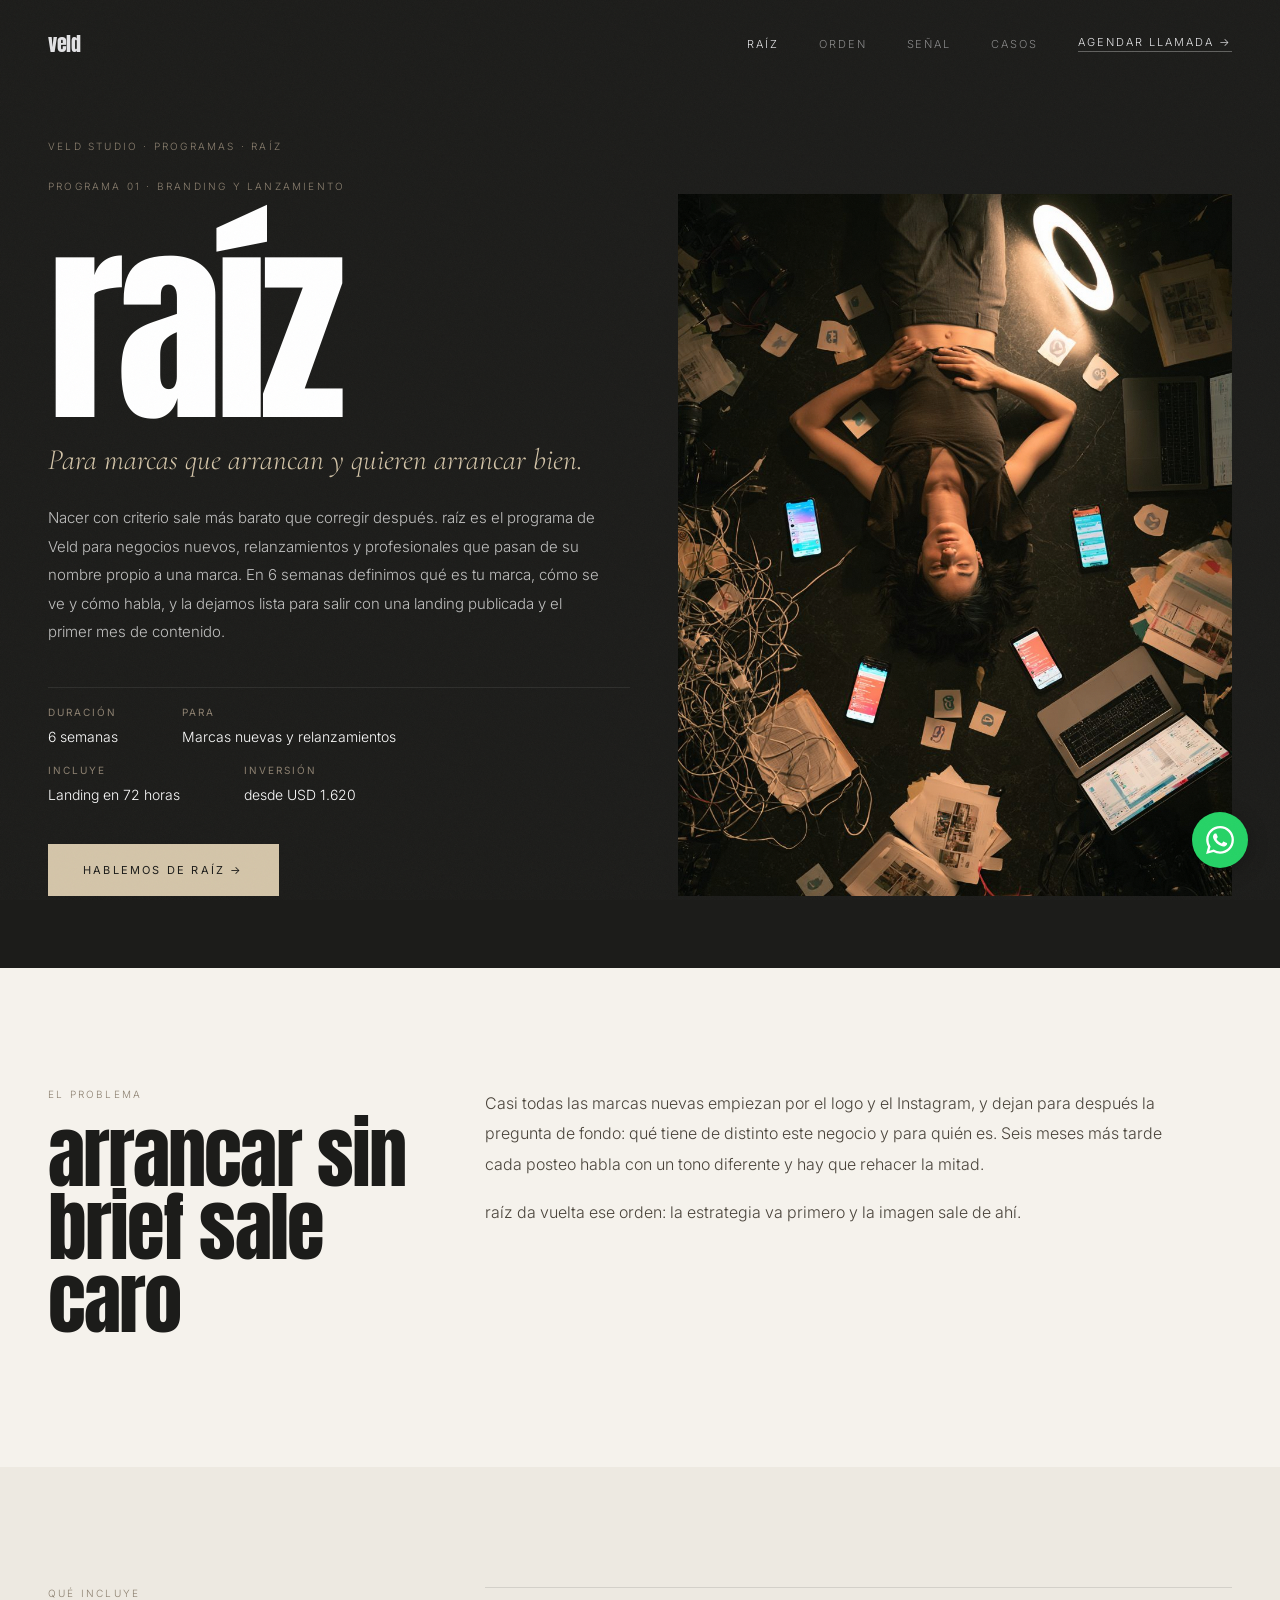
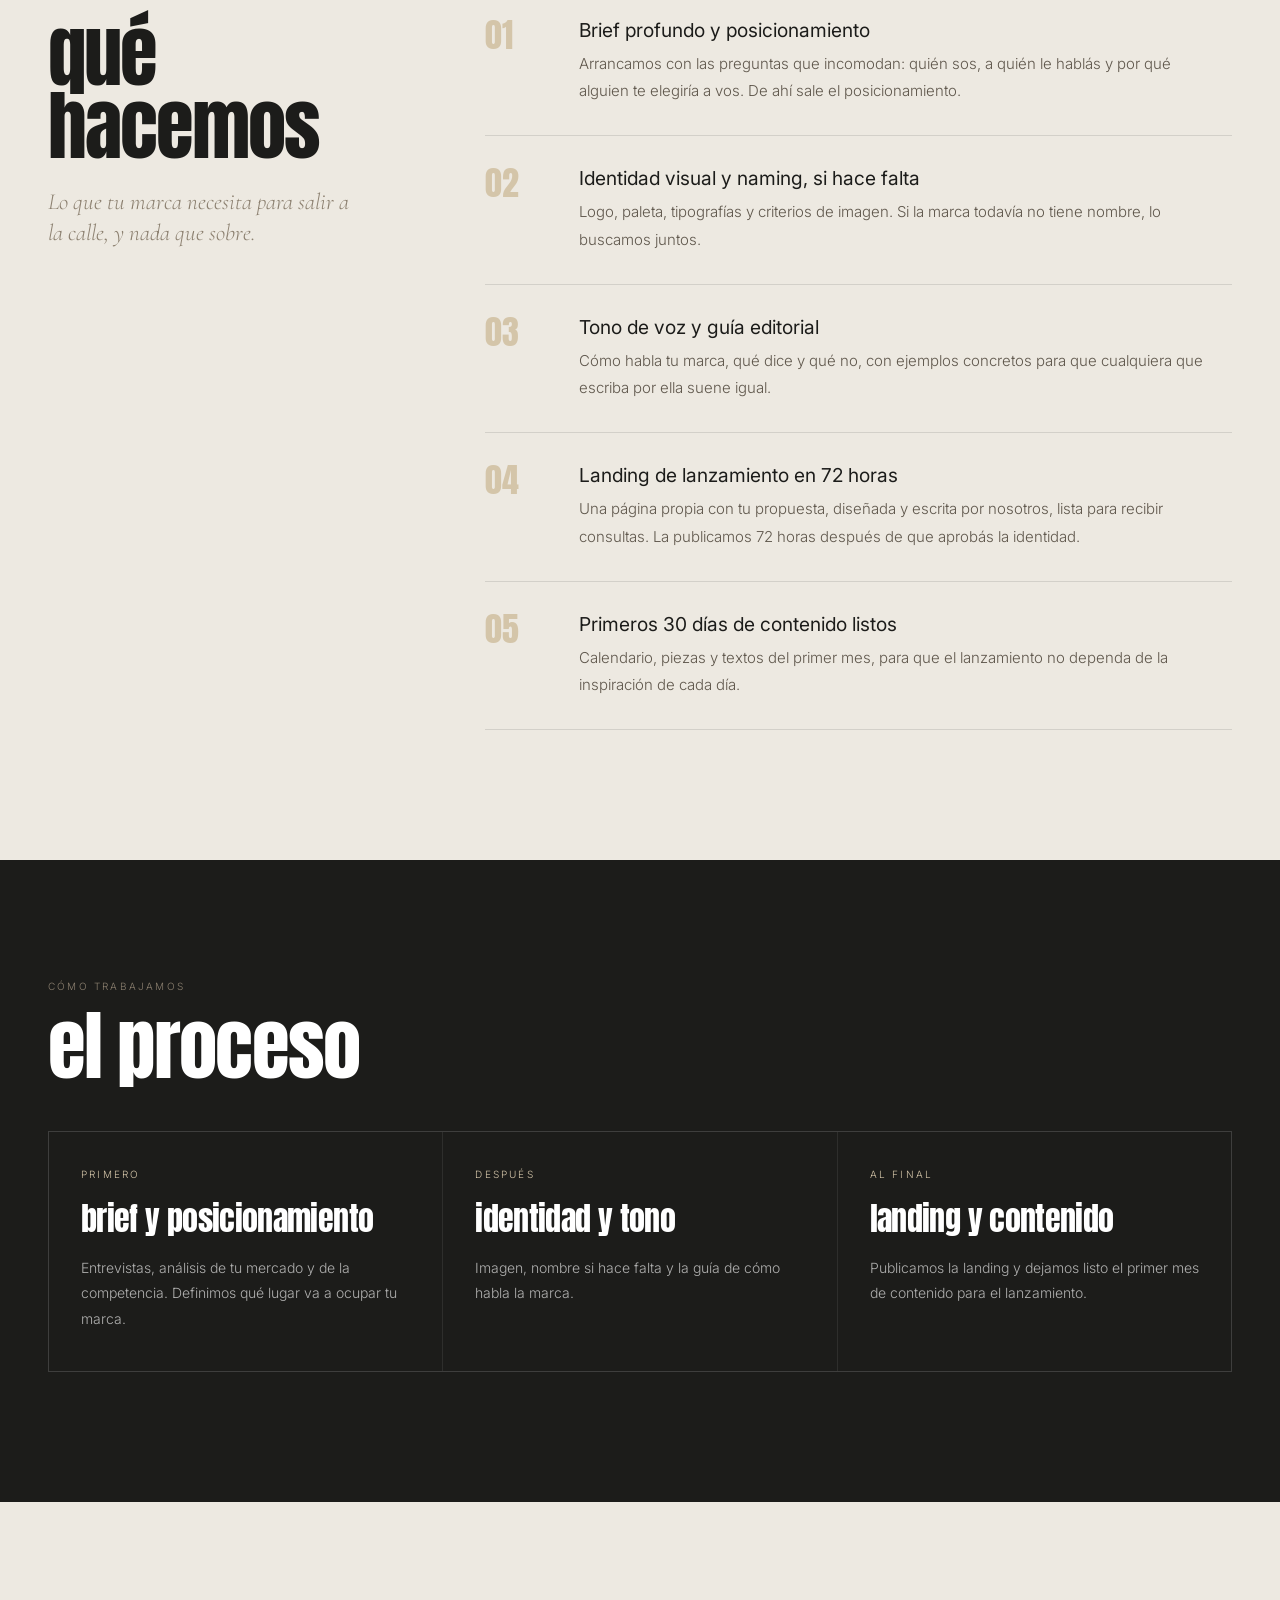
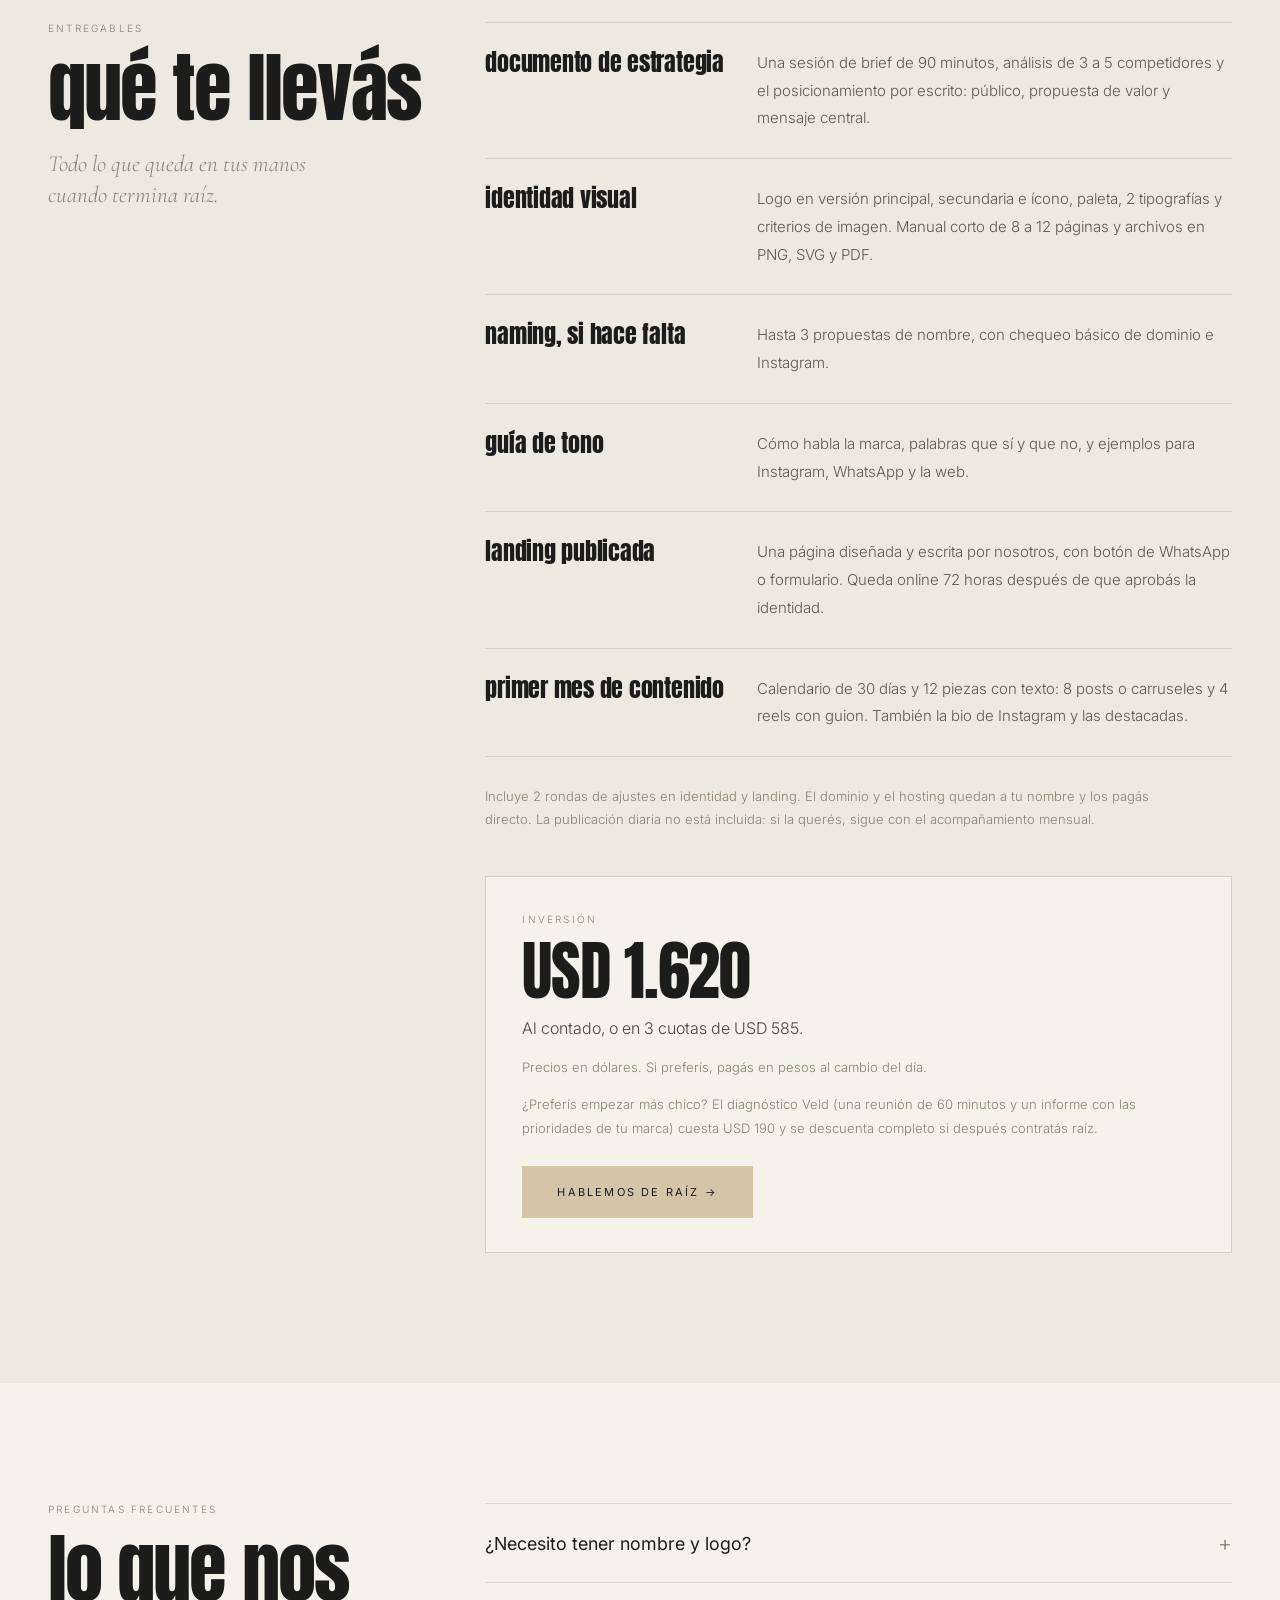
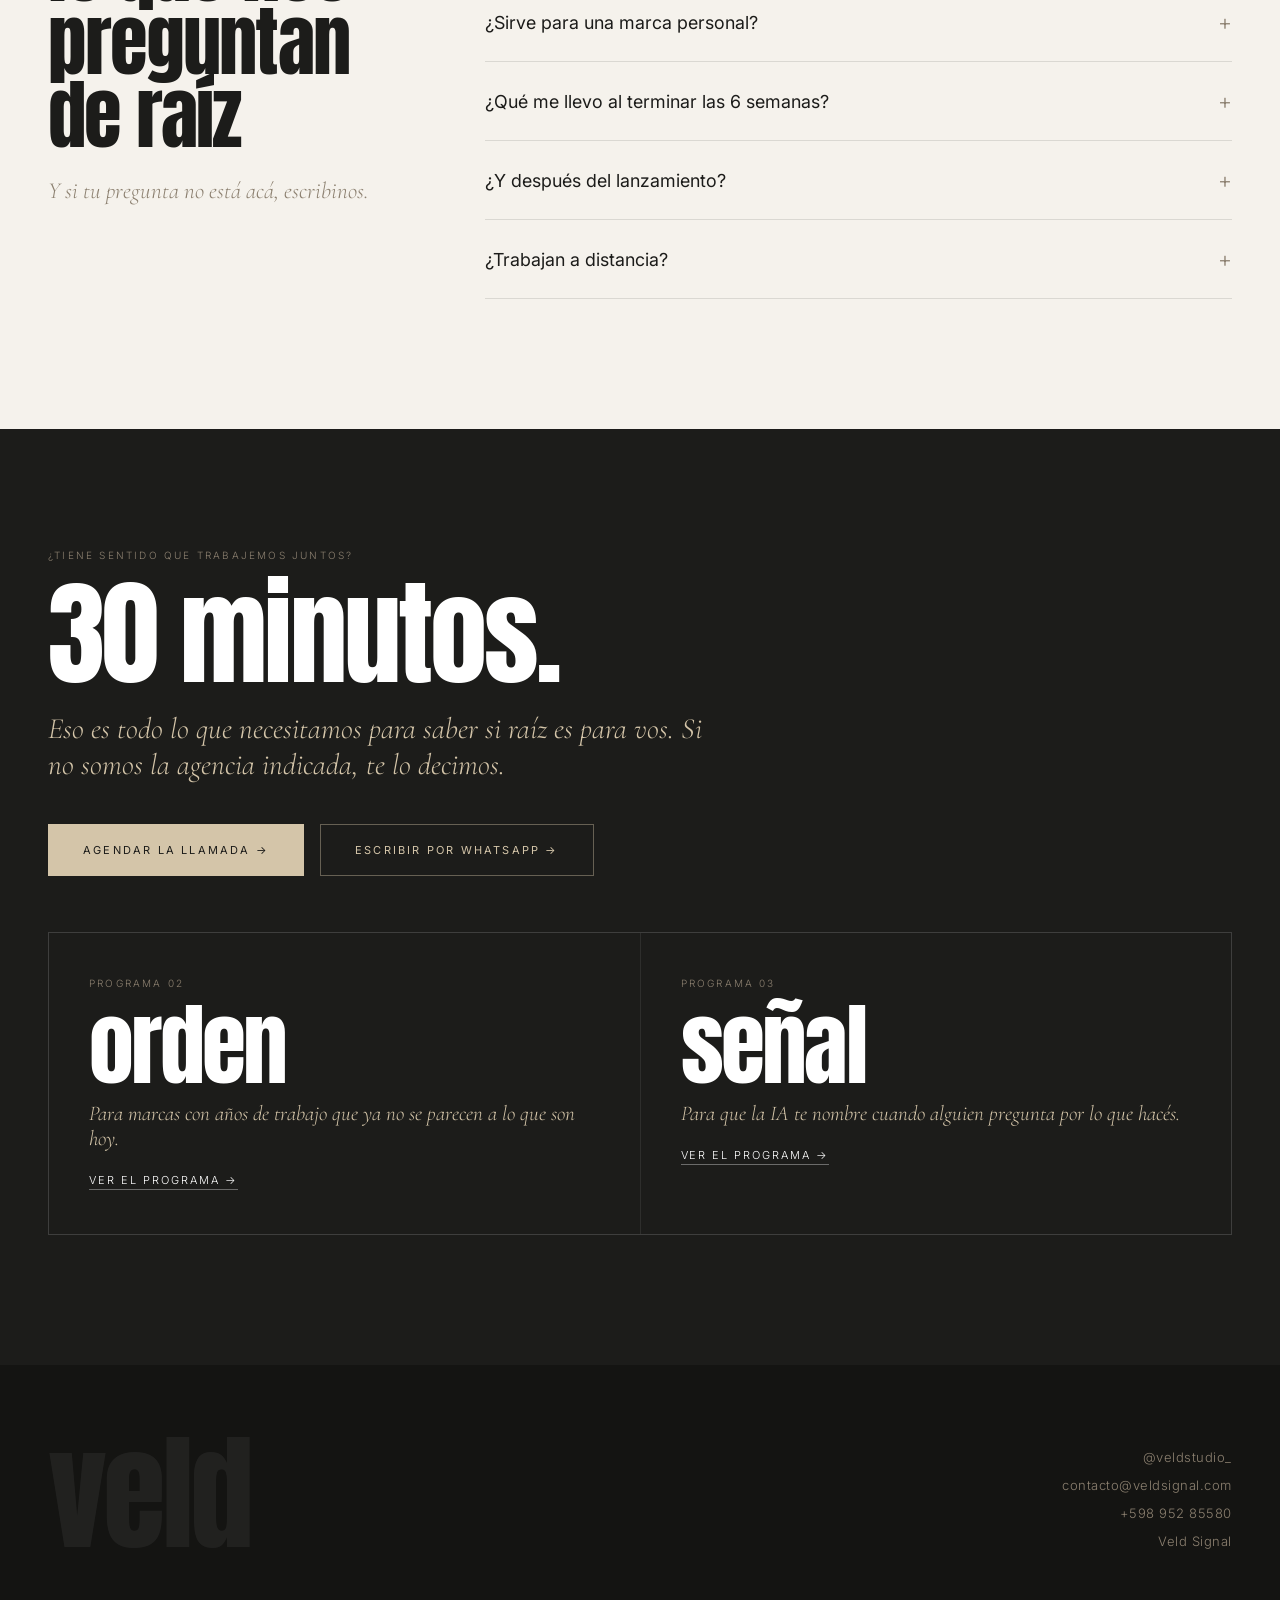
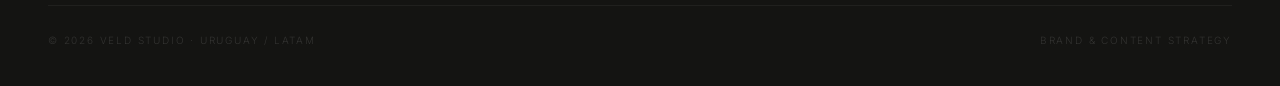
<file: raiz/index.html>
<!DOCTYPE html>
<html lang="es">
<head>
  <meta charset="UTF-8"/>
  <meta name="viewport" content="width=device-width, initial-scale=1.0"/>
  <title>Programa raíz: branding y lanzamiento de marca en Uruguay | Veld Studio</title>
  <meta name="description" content="Programa de branding de Veld Studio para marcas que arrancan: posicionamiento, identidad, tono de voz, landing en 72 horas y 30 días de contenido. 6 semanas."/>
  <meta name="author" content="Cynn Prates"/>
  <meta name="robots" content="index,follow,max-image-preview:large"/>
  <meta name="theme-color" content="#1c1c1a"/>
  <link rel="canonical" href="https://veldstudio.github.io/raiz/"/>
  <link rel="icon" href="../favicon.svg" type="image/svg+xml"/>
  <meta property="og:type" content="website"/>
  <meta property="og:site_name" content="Veld Studio"/>
  <meta property="og:locale" content="es_UY"/>
  <meta property="og:url" content="https://veldstudio.github.io/raiz/"/>
  <meta property="og:title" content="Programa raíz · Veld Studio"/>
  <meta property="og:description" content="Programa de branding de Veld Studio para marcas que arrancan: posicionamiento, identidad, tono de voz, landing en 72 horas y 30 días de contenido. 6 semanas."/>
  <meta property="og:image" content="https://veldstudio.github.io/og-image.png"/>
  <meta property="og:image:width" content="1200"/>
  <meta property="og:image:height" content="630"/>
  <meta name="twitter:card" content="summary_large_image"/>
  <meta name="twitter:title" content="Programa raíz · Veld Studio"/>
  <meta name="twitter:description" content="Programa de branding de Veld Studio para marcas que arrancan: posicionamiento, identidad, tono de voz, landing en 72 horas y 30 días de contenido. 6 semanas."/>
  <meta name="twitter:image" content="https://veldstudio.github.io/og-image.png"/>
  <link rel="preconnect" href="https://fonts.googleapis.com"/>
  <link rel="preconnect" href="https://fonts.gstatic.com" crossorigin/>
  <link href="https://fonts.googleapis.com/css2?family=Anton&family=Cormorant+Garamond:ital,wght@0,300;1,300;1,400&family=Inter:wght@300;400&display=swap" rel="stylesheet"/>
  <script type="application/ld+json">{"@context": "https://schema.org", "@graph": [{"@type": "Service", "@id": "https://veldstudio.github.io/raiz/#programa", "name": "Programa raíz", "serviceType": "Branding y lanzamiento de marca", "description": "Programa de branding de Veld Studio para marcas que arrancan: posicionamiento, identidad, tono de voz, landing en 72 horas y 30 días de contenido. 6 semanas.", "url": "https://veldstudio.github.io/raiz/", "image": "https://veldstudio.github.io/assets/manifesto-bg.jpg", "areaServed": ["Uruguay", "Argentina", "Brasil", "España"], "offers": {"@type": "Offer", "price": "1620", "priceCurrency": "USD", "description": "USD 1.620 al contado o 3 cuotas de USD 585", "url": "https://veldstudio.github.io/raiz/"}, "provider": {"@type": "ProfessionalService", "@id": "https://veldstudio.github.io/#veld", "name": "Veld Studio", "url": "https://veldstudio.github.io/"}}, {"@type": "BreadcrumbList", "itemListElement": [{"@type": "ListItem", "position": 1, "name": "Veld Studio", "item": "https://veldstudio.github.io/"}, {"@type": "ListItem", "position": 2, "name": "Programas", "item": "https://veldstudio.github.io/#services"}, {"@type": "ListItem", "position": 3, "name": "raíz", "item": "https://veldstudio.github.io/raiz/"}]}, {"@type": "FAQPage", "mainEntity": [{"@type": "Question", "name": "¿Necesito tener nombre y logo?", "acceptedAnswer": {"@type": "Answer", "text": "No. Si ya los tenés, los revisamos. Si no, los creamos dentro del programa."}}, {"@type": "Question", "name": "¿Sirve para una marca personal?", "acceptedAnswer": {"@type": "Answer", "text": "Sí. raíz está pensado también para profesionales que hoy trabajan con su nombre y quieren convertirlo en una marca con posicionamiento propio."}}, {"@type": "Question", "name": "¿Qué me llevo al terminar las 6 semanas?", "acceptedAnswer": {"@type": "Answer", "text": "El posicionamiento escrito, la identidad visual, la guía de tono, la landing publicada y el contenido del primer mes. Todo queda a tu nombre."}}, {"@type": "Question", "name": "¿Y después del lanzamiento?", "acceptedAnswer": {"@type": "Answer", "text": "Si querés que sigamos con el contenido o con la pauta, lo conversamos. El programa se puede continuar con acompañamiento mensual."}}, {"@type": "Question", "name": "¿Trabajan a distancia?", "acceptedAnswer": {"@type": "Answer", "text": "Sí. Las reuniones son por videollamada y el día a día pasa por WhatsApp, estés en Uruguay, Argentina, Brasil o España."}}]}]}</script>
  <style>
*,*::before,*::after{margin:0;padding:0;box-sizing:border-box}
html{scroll-behavior:smooth}
:root{--obsidian:#1c1c1a;--warm-sand:#d4c5a9;--stone-white:#f5f2ec;--ash:#8c8070;--light-stone:#ede9e1;--white:#ffffff;--ease-expo:cubic-bezier(0.16,1,0.3,1)}
body{background:var(--obsidian);color:var(--white);font-family:'Inter',sans-serif;font-weight:300;overflow-x:hidden;-webkit-font-smoothing:antialiased}
body::before{content:'';position:fixed;inset:0;pointer-events:none;z-index:8500;opacity:.032;background-image:url("data:image/svg+xml,%3Csvg viewBox='0 0 512 512' xmlns='http://www.w3.org/2000/svg'%3E%3Cfilter id='n'%3E%3CfeTurbulence type='fractalNoise' baseFrequency='0.75' numOctaves='4' stitchTiles='stitch'/%3E%3C/filter%3E%3Crect width='100%25' height='100%25' filter='url(%23n)'/%3E%3C/svg%3E");background-size:180px 180px}
a{color:inherit}
nav{position:fixed;top:0;left:0;right:0;z-index:200;padding:28px 48px;display:flex;align-items:center;justify-content:space-between;mix-blend-mode:difference}
.nav-logo{font-family:'Anton',sans-serif;font-size:20px;letter-spacing:-.02em;text-transform:lowercase;color:var(--white);text-decoration:none}
.nav-right{display:flex;align-items:center;gap:40px}
.nav-link{font-size:11px;letter-spacing:.18em;text-transform:uppercase;color:var(--white);text-decoration:none;opacity:.55;transition:opacity .25s}
.nav-link:hover,.nav-link.on{opacity:1}
.nav-cta{font-size:11px;letter-spacing:.18em;text-transform:uppercase;color:var(--white);text-decoration:none;border-bottom:1px solid rgba(255,255,255,.35);padding-bottom:2px}
.hero{min-height:100vh;display:grid;grid-template-columns:1.05fr 1fr;align-items:end;gap:48px;padding:140px 48px 72px}
.crumbs{font-size:10px;letter-spacing:.22em;text-transform:uppercase;color:var(--ash);margin-bottom:28px}
.crumbs a{text-decoration:none}
.crumbs a:hover{color:var(--warm-sand)}
.label{font-size:10px;letter-spacing:.22em;text-transform:uppercase;color:var(--ash)}
h1{font-family:'Anton',sans-serif;font-weight:400;font-size:clamp(110px,17vw,260px);line-height:.86;letter-spacing:-.03em;text-transform:lowercase;margin-top:10px;padding-top:.14em}
.sub{font-family:'Cormorant Garamond',serif;font-style:italic;font-weight:300;font-size:clamp(22px,2.3vw,32px);line-height:1.25;color:var(--warm-sand);margin-top:22px;max-width:560px}
.intro{font-size:15px;line-height:1.9;color:rgba(255,255,255,.72);margin-top:26px;max-width:560px}
.facts{display:flex;flex-wrap:wrap;gap:0;margin-top:40px;border-top:1px solid rgba(255,255,255,.08)}
.fact{padding:18px 32px 0 0;margin-right:32px}
.fact b{display:block;font-weight:400;font-size:10px;letter-spacing:.2em;text-transform:uppercase;color:var(--ash);margin-bottom:8px}
.fact span{font-size:14px;color:var(--white)}
.btns{display:flex;flex-wrap:wrap;gap:16px;margin-top:40px}
.btn{display:inline-block;background:var(--warm-sand);color:var(--obsidian);text-decoration:none;font-family:'Inter',sans-serif;font-weight:400;font-size:11px;letter-spacing:.2em;text-transform:uppercase;padding:18px 34px;border:1px solid var(--warm-sand);transition:all .3s var(--ease-expo)}
.btn:hover{background:transparent;color:var(--warm-sand)}
.btn2{display:inline-block;color:var(--warm-sand);text-decoration:none;font-weight:400;font-size:11px;letter-spacing:.2em;text-transform:uppercase;padding:18px 34px;border:1px solid rgba(212,197,169,.4)}
.btn2:hover{border-color:var(--warm-sand)}
.hero-img{position:relative;height:min(78vh,760px);overflow:hidden}
.hero-img img{width:100%;height:100%;object-fit:cover;display:block}
section.light{background:var(--stone-white);color:var(--obsidian);padding:120px 48px 130px}
section.stone{background:var(--light-stone);color:var(--obsidian);padding:120px 48px 130px}
section.dark{padding:120px 48px 130px}
.wrap{max-width:1280px;margin:0 auto}
.two{display:grid;grid-template-columns:minmax(260px,1fr) 2fr;gap:64px}
h2{font-family:'Anton',sans-serif;font-weight:400;font-size:clamp(44px,6vw,90px);line-height:.95;letter-spacing:-.025em;text-transform:lowercase}
.lead{font-family:'Cormorant Garamond',serif;font-style:italic;font-weight:300;font-size:clamp(19px,1.8vw,24px);line-height:1.35;color:var(--ash);margin-top:24px;max-width:320px}
.body p{font-size:16px;line-height:1.9;color:#4a443b;max-width:680px}
.body p+p{margin-top:18px}
.dark .body p{color:rgba(255,255,255,.72)}
.items{border-top:1px solid rgba(28,28,26,.12)}
.item{display:grid;grid-template-columns:70px 1fr;gap:24px;padding:30px 0;border-bottom:1px solid rgba(28,28,26,.12)}
.item .n{font-family:'Anton',sans-serif;font-size:34px;color:var(--warm-sand);line-height:1}
.item h3{font-family:'Inter',sans-serif;font-weight:400;font-size:clamp(17px,1.5vw,20px);color:var(--obsidian)}
.item p{font-size:15px;line-height:1.85;color:#5f574c;margin-top:8px;max-width:640px}
.steps{display:grid;grid-template-columns:repeat(auto-fit,minmax(220px,1fr));gap:1px;background:rgba(255,255,255,.08);border:1px solid rgba(255,255,255,.08)}
.step{background:var(--obsidian);padding:36px 32px 40px}
.step .when{font-size:10px;letter-spacing:.22em;text-transform:uppercase;color:var(--warm-sand)}
.step h3{font-family:'Anton',sans-serif;font-weight:400;font-size:32px;text-transform:lowercase;letter-spacing:-.02em;margin-top:14px}
.step p{font-size:14px;line-height:1.8;color:rgba(255,255,255,.65);margin-top:12px}
.deliv{border-top:1px solid rgba(28,28,26,.12)}
.drow{display:grid;grid-template-columns:240px 1fr;gap:32px;padding:26px 0;border-bottom:1px solid rgba(28,28,26,.12)}
.drow h3{font-family:'Anton',sans-serif;font-weight:400;font-size:24px;line-height:1.1;text-transform:lowercase;letter-spacing:-.01em;color:var(--obsidian)}
.drow p{font-size:15px;line-height:1.85;color:#5f574c;max-width:640px}
.dnote{font-size:13px;line-height:1.8;color:var(--ash);margin-top:28px;max-width:680px}
.price{margin-top:44px;border:1px solid rgba(28,28,26,.16);padding:36px 36px 34px;background:var(--stone-white)}
.price .amt{font-family:'Anton',sans-serif;font-weight:400;font-size:clamp(44px,5vw,68px);line-height:1;letter-spacing:-.02em;color:var(--obsidian);margin-top:14px}
.price .psub{font-size:16px;line-height:1.7;color:#4a443b;margin-top:12px}
.price .pmini{font-size:13px;line-height:1.8;color:var(--ash);margin-top:14px;max-width:620px}
.price .btn{margin-top:26px}
.faq-list{border-top:1px solid rgba(28,28,26,.12)}
.faq-item{border-bottom:1px solid rgba(28,28,26,.12)}
.faq-item summary{list-style:none;cursor:pointer;display:flex;justify-content:space-between;align-items:center;gap:24px;padding:26px 0;font-weight:400;font-size:clamp(16px,1.4vw,19px);color:var(--obsidian)}
.faq-item summary::-webkit-details-marker{display:none}
.faq-item summary::after{content:'+';font-weight:300;font-size:22px;color:var(--ash);transition:transform .4s var(--ease-expo);flex-shrink:0}
.faq-item[open] summary::after{transform:rotate(45deg)}
.faq-a{font-size:15px;line-height:1.85;color:#5f574c;max-width:640px;padding:0 0 28px}
.others{display:grid;grid-template-columns:1fr 1fr;gap:1px;background:rgba(255,255,255,.08);border:1px solid rgba(255,255,255,.08);margin-top:56px}
.other{background:var(--obsidian);padding:44px 40px;text-decoration:none;display:block;transition:background .3s}
.other:hover{background:#232320}
.other .label{display:block}
.other strong{display:block;font-family:'Anton',sans-serif;font-weight:400;font-size:clamp(56px,7vw,96px);text-transform:lowercase;letter-spacing:-.03em;line-height:1;margin-top:12px}
.other em{display:block;font-family:'Cormorant Garamond',serif;font-weight:300;font-size:21px;color:var(--warm-sand);margin-top:10px}
.other .go{display:inline-block;margin-top:22px;font-size:11px;letter-spacing:.18em;text-transform:uppercase;border-bottom:1px solid rgba(255,255,255,.35);padding-bottom:2px}
.final{text-align:left}
.final h2{font-size:clamp(56px,9vw,140px)}
.final .sub{max-width:680px}
footer{background:#141412;padding:64px 48px 40px}
.footer-top{display:flex;justify-content:space-between;align-items:flex-end;padding-bottom:48px;border-bottom:1px solid rgba(255,255,255,.05)}
.footer-logo{font-family:'Anton',sans-serif;font-size:clamp(60px,10vw,130px);letter-spacing:-.03em;text-transform:lowercase;color:rgba(255,255,255,.06);line-height:1;text-decoration:none}
.footer-links{text-align:right;display:flex;flex-direction:column;gap:12px;padding-bottom:8px}
.footer-links a{font-size:13px;color:var(--ash);text-decoration:none;letter-spacing:.04em}
.footer-links a:hover{color:var(--warm-sand)}
.footer-bottom{display:flex;justify-content:space-between;align-items:center;padding-top:28px}
.footer-copy{font-size:10px;letter-spacing:.18em;text-transform:uppercase;color:rgba(255,255,255,.13)}
.wa-float{position:fixed;bottom:32px;right:32px;z-index:500;width:56px;height:56px;border-radius:50%;background:#25D366;display:flex;align-items:center;justify-content:center;text-decoration:none;box-shadow:0 4px 20px rgba(0,0,0,.25)}
.wa-float svg{width:28px;height:28px;fill:#fff}
.reveal{opacity:0;transform:translateY(24px);transition:opacity .6s var(--ease-expo),transform .6s var(--ease-expo)}
.reveal.in{opacity:1;transform:none}
@media (prefers-reduced-motion:reduce){.reveal{opacity:1;transform:none;transition:none}}
@media (max-width:900px){
 nav{padding:16px 22px;mix-blend-mode:normal;background:rgba(28,28,26,.9);-webkit-backdrop-filter:blur(12px);backdrop-filter:blur(12px);border-bottom:1px solid rgba(212,197,169,.12)}.nav-right .nav-link{display:none}
 .hero{grid-template-columns:1fr;padding:110px 28px 64px;min-height:auto}
 .hero-img{height:62vh;order:-1;margin:0 -28px}
 section.light,section.stone,section.dark{padding:80px 28px 100px}
 .two{grid-template-columns:1fr;gap:36px}
 .item{grid-template-columns:48px 1fr;gap:14px}
 .others{grid-template-columns:1fr}
 .drow{grid-template-columns:1fr;gap:8px}
 .steps{grid-template-columns:1fr}.step{padding:28px 24px 32px}
 footer{padding:48px 28px 32px}.footer-top{flex-direction:column;align-items:flex-start;gap:28px}.footer-links{text-align:left}
 .footer-bottom{flex-direction:column;align-items:flex-start;gap:10px}
}
</style>
</head>
<body>
<a href="https://wa.me/59895285580" target="_blank" rel="noopener" class="wa-float" title="Escribir por WhatsApp"><svg viewBox="0 0 24 24" xmlns="http://www.w3.org/2000/svg"><path d="M17.472 14.382c-.297-.149-1.758-.867-2.03-.967-.273-.099-.471-.148-.67.15-.197.297-.767.966-.94 1.164-.173.199-.347.223-.644.075-.297-.15-1.255-.463-2.39-1.475-.883-.788-1.48-1.761-1.653-2.059-.173-.297-.018-.458.13-.606.134-.133.298-.347.446-.52.149-.174.198-.298.298-.497.099-.198.05-.371-.025-.52-.075-.149-.669-1.612-.916-2.207-.242-.579-.487-.5-.669-.51-.173-.008-.371-.01-.57-.01-.198 0-.52.074-.792.372-.272.297-1.04 1.016-1.04 2.479 0 1.462 1.065 2.875 1.213 3.074.149.198 2.096 3.2 5.077 4.487.709.306 1.262.489 1.694.625.712.227 1.36.195 1.871.118.571-.085 1.758-.719 2.006-1.413.248-.694.248-1.289.173-1.413-.074-.124-.272-.198-.57-.347m-5.421 7.403h-.004a9.87 9.87 0 01-5.031-1.378l-.361-.214-3.741.982.998-3.648-.235-.374a9.86 9.86 0 01-1.51-5.26c.001-5.45 4.436-9.884 9.888-9.884 2.64 0 5.122 1.03 6.988 2.898a9.825 9.825 0 012.893 6.994c-.003 5.45-4.437 9.884-9.885 9.884m8.413-18.297A11.815 11.815 0 0012.05 0C5.495 0 .16 5.335.157 11.892c0 2.096.547 4.142 1.588 5.945L.057 24l6.305-1.654a11.882 11.882 0 005.683 1.448h.005c6.554 0 11.89-5.335 11.893-11.893a11.821 11.821 0 00-3.48-8.413z"/></svg></a>
<nav>
  <a href="../" class="nav-logo">veld</a>
  <div class="nav-right"><a href="../raiz/" class="nav-link on">raíz</a><a href="../orden/" class="nav-link">orden</a><a href="../senal/" class="nav-link">señal</a><a href="../#cases" class="nav-link">Casos</a><a href="https://calendar.app.google/VyaCysSLecYQsQFk8" target="_blank" rel="noopener" class="nav-cta">Agendar llamada →</a></div>
</nav>

<header class="hero">
  <div>
    <div class="crumbs"><a href="../">Veld Studio</a> · <a href="../#services">Programas</a> · raíz</div>
    <div class="label">Programa 01 · Branding y lanzamiento</div>
    <h1>raíz</h1>
    <p class="sub">Para marcas que arrancan y quieren arrancar bien.</p>
    <p class="intro">Nacer con criterio sale más barato que corregir después. raíz es el programa de Veld para negocios nuevos, relanzamientos y profesionales que pasan de su nombre propio a una marca. En 6 semanas definimos qué es tu marca, cómo se ve y cómo habla, y la dejamos lista para salir con una landing publicada y el primer mes de contenido.</p>
    <div class="facts"><div class="fact"><b>Duración</b><span>6 semanas</span></div><div class="fact"><b>Para</b><span>Marcas nuevas y relanzamientos</span></div><div class="fact"><b>Incluye</b><span>Landing en 72 horas</span></div><div class="fact"><b>Inversión</b><span>desde USD 1.620</span></div></div>
    <div class="btns"><a class="btn" href="https://wa.me/59895285580?text=Hola%20Cynn%2C%20quiero%20hablar%20del%20programa%20ra%C3%ADz%20de%20Veld." target="_blank" rel="noopener">Hablemos de raíz →</a></div>
  </div>
  <div class="hero-img"><img src="../assets/manifesto-bg.jpg" alt="Producción editorial de Veld Studio en Uruguay" loading="eager" style="object-position:center"/></div>
</header>

<section class="light">
  <div class="wrap two">
    <div><div class="label">El problema</div><h2 class="reveal" style="margin-top:18px">arrancar sin brief sale caro</h2></div>
    <div class="body reveal"><p>Casi todas las marcas nuevas empiezan por el logo y el Instagram, y dejan para después la pregunta de fondo: qué tiene de distinto este negocio y para quién es. Seis meses más tarde cada posteo habla con un tono diferente y hay que rehacer la mitad.</p><p>raíz da vuelta ese orden: la estrategia va primero y la imagen sale de ahí.</p></div>
  </div>
</section>

<section class="stone">
  <div class="wrap two">
    <div><div class="label">Qué incluye</div><h2 style="margin-top:18px">qué hacemos</h2><p class="lead">Lo que tu marca necesita para salir a la calle, y nada que sobre.</p></div>
    <div class="items"><div class="item reveal"><div class="n">01</div><div><h3>Brief profundo y posicionamiento</h3><p>Arrancamos con las preguntas que incomodan: quién sos, a quién le hablás y por qué alguien te elegiría a vos. De ahí sale el posicionamiento.</p></div></div><div class="item reveal"><div class="n">02</div><div><h3>Identidad visual y naming, si hace falta</h3><p>Logo, paleta, tipografías y criterios de imagen. Si la marca todavía no tiene nombre, lo buscamos juntos.</p></div></div><div class="item reveal"><div class="n">03</div><div><h3>Tono de voz y guía editorial</h3><p>Cómo habla tu marca, qué dice y qué no, con ejemplos concretos para que cualquiera que escriba por ella suene igual.</p></div></div><div class="item reveal"><div class="n">04</div><div><h3>Landing de lanzamiento en 72 horas</h3><p>Una página propia con tu propuesta, diseñada y escrita por nosotros, lista para recibir consultas. La publicamos 72 horas después de que aprobás la identidad.</p></div></div><div class="item reveal"><div class="n">05</div><div><h3>Primeros 30 días de contenido listos</h3><p>Calendario, piezas y textos del primer mes, para que el lanzamiento no dependa de la inspiración de cada día.</p></div></div></div>
  </div>
</section>

<section class="dark">
  <div class="wrap">
    <div class="label">Cómo trabajamos</div>
    <h2 style="margin:18px 0 48px">el proceso</h2>
    <div class="steps"><div class="step reveal"><div class="when">Primero</div><h3>brief y posicionamiento</h3><p>Entrevistas, análisis de tu mercado y de la competencia. Definimos qué lugar va a ocupar tu marca.</p></div><div class="step reveal"><div class="when">Después</div><h3>identidad y tono</h3><p>Imagen, nombre si hace falta y la guía de cómo habla la marca.</p></div><div class="step reveal"><div class="when">Al final</div><h3>landing y contenido</h3><p>Publicamos la landing y dejamos listo el primer mes de contenido para el lanzamiento.</p></div></div>
    
  </div>
</section>

<section class="stone">
  <div class="wrap two">
    <div><div class="label">Entregables</div><h2 style="margin-top:18px">qué te llevás</h2><p class="lead">Todo lo que queda en tus manos cuando termina raíz.</p></div>
    <div><div class="deliv"><div class="drow reveal"><h3>Documento de estrategia</h3><p>Una sesión de brief de 90 minutos, análisis de 3 a 5 competidores y el posicionamiento por escrito: público, propuesta de valor y mensaje central.</p></div><div class="drow reveal"><h3>Identidad visual</h3><p>Logo en versión principal, secundaria e ícono, paleta, 2 tipografías y criterios de imagen. Manual corto de 8 a 12 páginas y archivos en PNG, SVG y PDF.</p></div><div class="drow reveal"><h3>Naming, si hace falta</h3><p>Hasta 3 propuestas de nombre, con chequeo básico de dominio e Instagram.</p></div><div class="drow reveal"><h3>Guía de tono</h3><p>Cómo habla la marca, palabras que sí y que no, y ejemplos para Instagram, WhatsApp y la web.</p></div><div class="drow reveal"><h3>Landing publicada</h3><p>Una página diseñada y escrita por nosotros, con botón de WhatsApp o formulario. Queda online 72 horas después de que aprobás la identidad.</p></div><div class="drow reveal"><h3>Primer mes de contenido</h3><p>Calendario de 30 días y 12 piezas con texto: 8 posts o carruseles y 4 reels con guion. También la bio de Instagram y las destacadas.</p></div></div><p class="dnote">Incluye 2 rondas de ajustes en identidad y landing. El dominio y el hosting quedan a tu nombre y los pagás directo. La publicación diaria no está incluida: si la querés, sigue con el acompañamiento mensual.</p><div class="price reveal"><div class="label">Inversión</div><div class="amt">USD 1.620</div><p class="psub">Al contado, o en 3 cuotas de USD 585.</p><p class="pmini">Precios en dólares. Si preferís, pagás en pesos al cambio del día.</p><p class="pmini">¿Preferís empezar más chico? El diagnóstico Veld (una reunión de 60 minutos y un informe con las prioridades de tu marca) cuesta USD 190 y se descuenta completo si después contratás raíz.</p><a class="btn" href="https://wa.me/59895285580?text=Hola%20Cynn%2C%20quiero%20hablar%20del%20programa%20ra%C3%ADz%20de%20Veld." target="_blank" rel="noopener">Hablemos de raíz →</a></div></div>
  </div>
</section>

<section class="light">
  <div class="wrap two">
    <div><div class="label">Preguntas frecuentes</div><h2 style="margin-top:18px">lo que nos preguntan de raíz</h2><p class="lead">Y si tu pregunta no está acá, escribinos.</p></div>
    <div class="faq-list"><details class="faq-item"><summary>¿Necesito tener nombre y logo?</summary><div class="faq-a">No. Si ya los tenés, los revisamos. Si no, los creamos dentro del programa.</div></details><details class="faq-item"><summary>¿Sirve para una marca personal?</summary><div class="faq-a">Sí. raíz está pensado también para profesionales que hoy trabajan con su nombre y quieren convertirlo en una marca con posicionamiento propio.</div></details><details class="faq-item"><summary>¿Qué me llevo al terminar las 6 semanas?</summary><div class="faq-a">El posicionamiento escrito, la identidad visual, la guía de tono, la landing publicada y el contenido del primer mes. Todo queda a tu nombre.</div></details><details class="faq-item"><summary>¿Y después del lanzamiento?</summary><div class="faq-a">Si querés que sigamos con el contenido o con la pauta, lo conversamos. El programa se puede continuar con acompañamiento mensual.</div></details><details class="faq-item"><summary>¿Trabajan a distancia?</summary><div class="faq-a">Sí. Las reuniones son por videollamada y el día a día pasa por WhatsApp, estés en Uruguay, Argentina, Brasil o España.</div></details></div>
  </div>
</section>

<section class="dark final">
  <div class="wrap">
    <div class="label">¿Tiene sentido que trabajemos juntos?</div>
    <h2 style="margin-top:18px">30 minutos.</h2>
    <p class="sub">Eso es todo lo que necesitamos para saber si raíz es para vos. Si no somos la agencia indicada, te lo decimos.</p>
    <div class="btns"><a class="btn" href="https://calendar.app.google/VyaCysSLecYQsQFk8" target="_blank" rel="noopener">Agendar la llamada →</a><a class="btn2" href="https://wa.me/59895285580?text=Hola%20Cynn%2C%20quiero%20hablar%20del%20programa%20ra%C3%ADz%20de%20Veld." target="_blank" rel="noopener">Escribir por WhatsApp →</a></div>
    <div class="others"><a class="other" href="../orden/"><span class="label">Programa 02</span><strong>orden</strong><em>Para marcas con años de trabajo que ya no se parecen a lo que son hoy.</em><span class="go">Ver el programa →</span></a><a class="other" href="../senal/"><span class="label">Programa 03</span><strong>señal</strong><em>Para que la IA te nombre cuando alguien pregunta por lo que hacés.</em><span class="go">Ver el programa →</span></a></div>
  </div>
</section>

<footer>
  <div class="footer-top">
    <a href="../" class="footer-logo">veld</a>
    <div class="footer-links">
      <a href="https://instagram.com/veldstudio_" target="_blank" rel="noopener">@veldstudio_</a>
      <a href="mailto:contacto@veldsignal.com">contacto@veldsignal.com</a>
      <a href="https://wa.me/59895285580" target="_blank" rel="noopener">+598 952 85580</a>
      <a href="https://veldsignal.com" target="_blank" rel="noopener">Veld Signal</a>
    </div>
  </div>
  <div class="footer-bottom">
    <span class="footer-copy">© 2026 Veld Studio · Uruguay / Latam</span>
    <span class="footer-copy">Brand &amp; Content Strategy</span>
  </div>
</footer>
<script>
(function(){var els=document.querySelectorAll('.reveal');if(!('IntersectionObserver' in window)){els.forEach(function(e){e.classList.add('in')});return;}
var io=new IntersectionObserver(function(en){en.forEach(function(x){if(x.isIntersecting){x.target.classList.add('in');io.unobserve(x.target);}})},{rootMargin:'0px 0px -8% 0px'});
els.forEach(function(e){io.observe(e)});})();
</script>
</body>
</html>
</file>
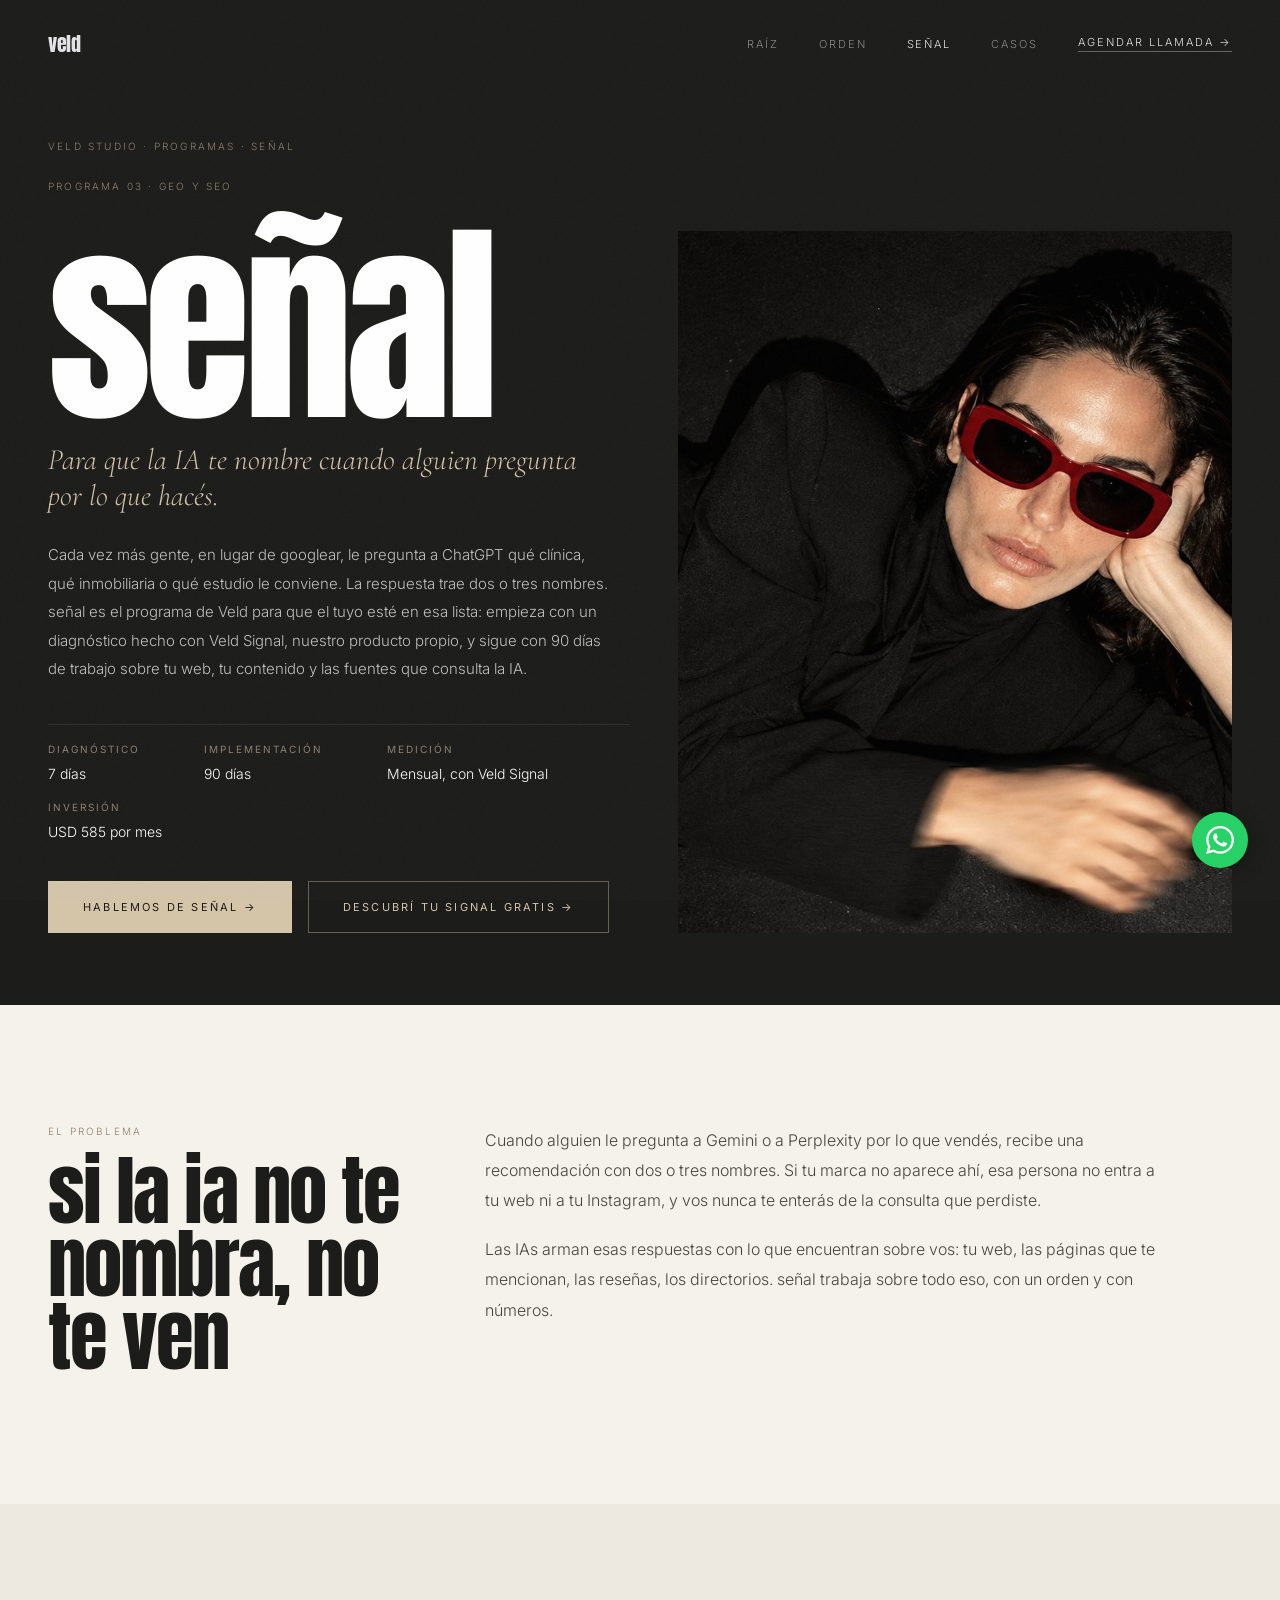
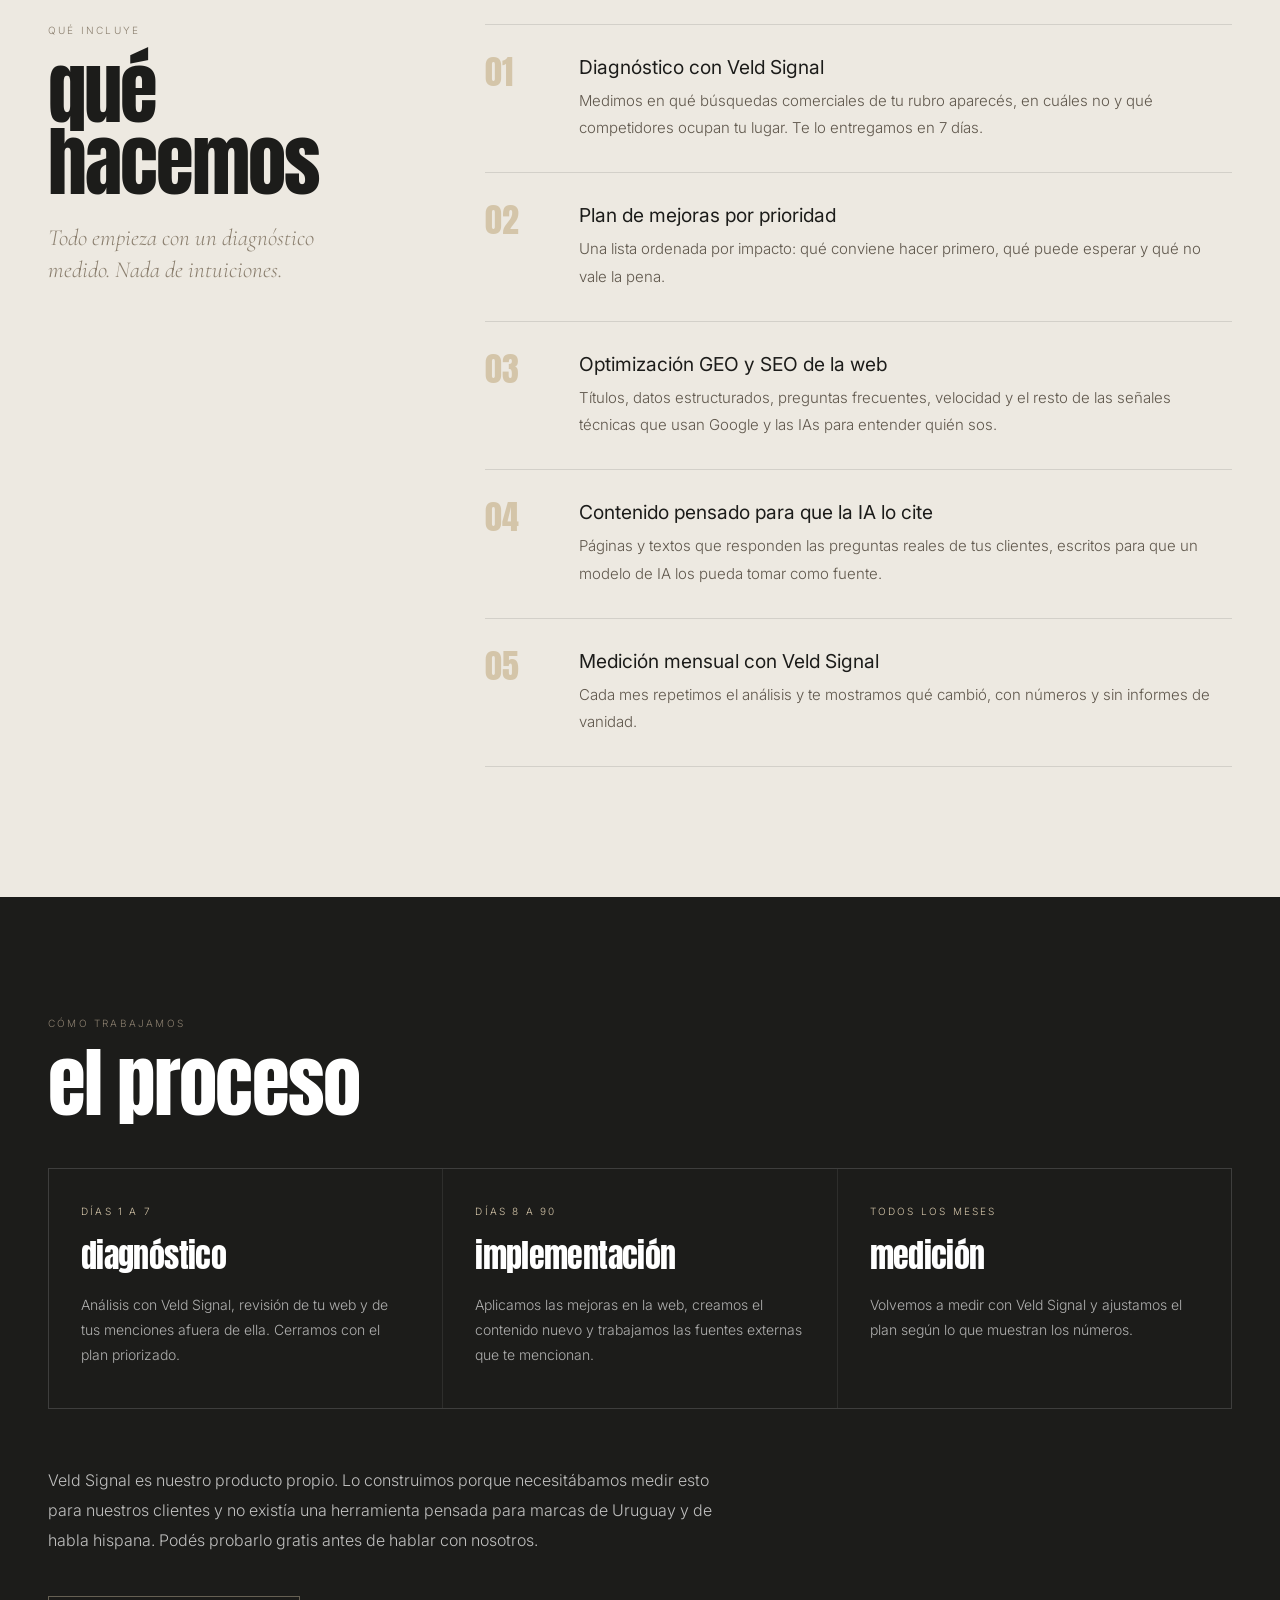
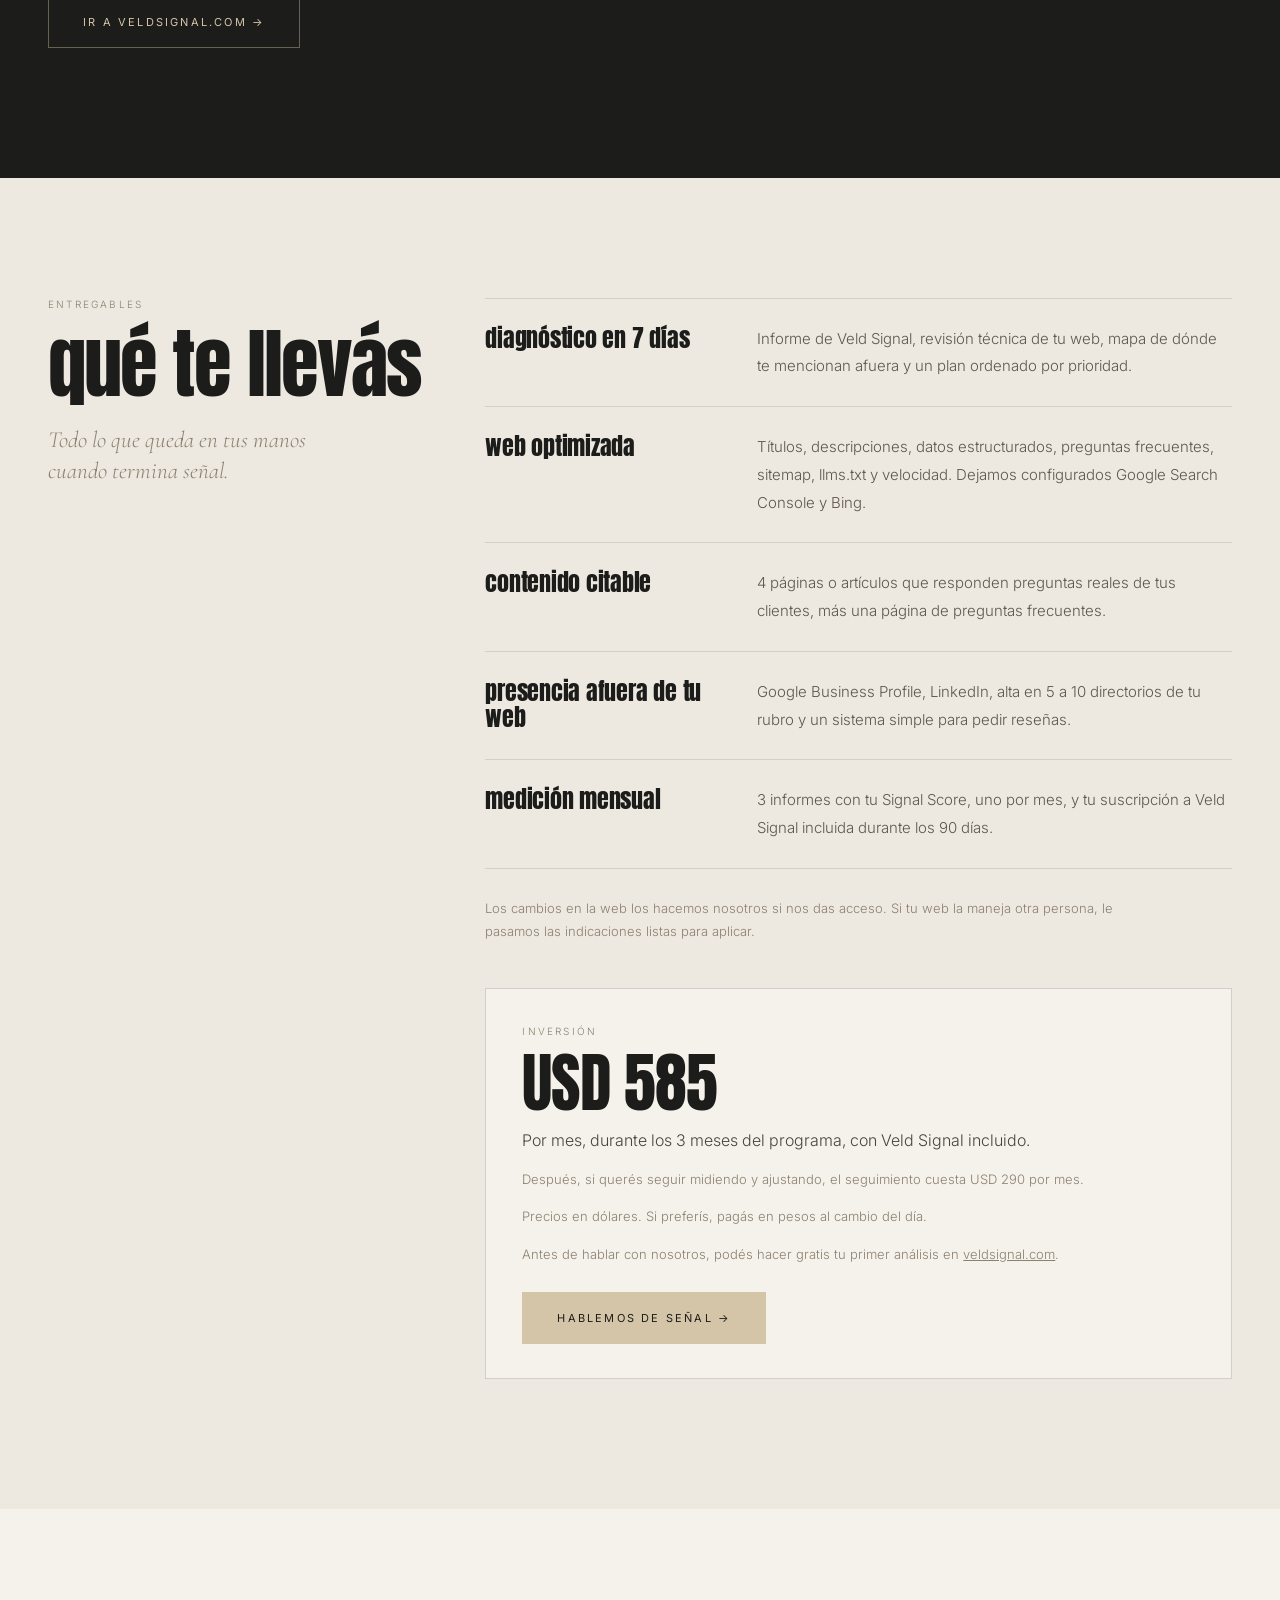
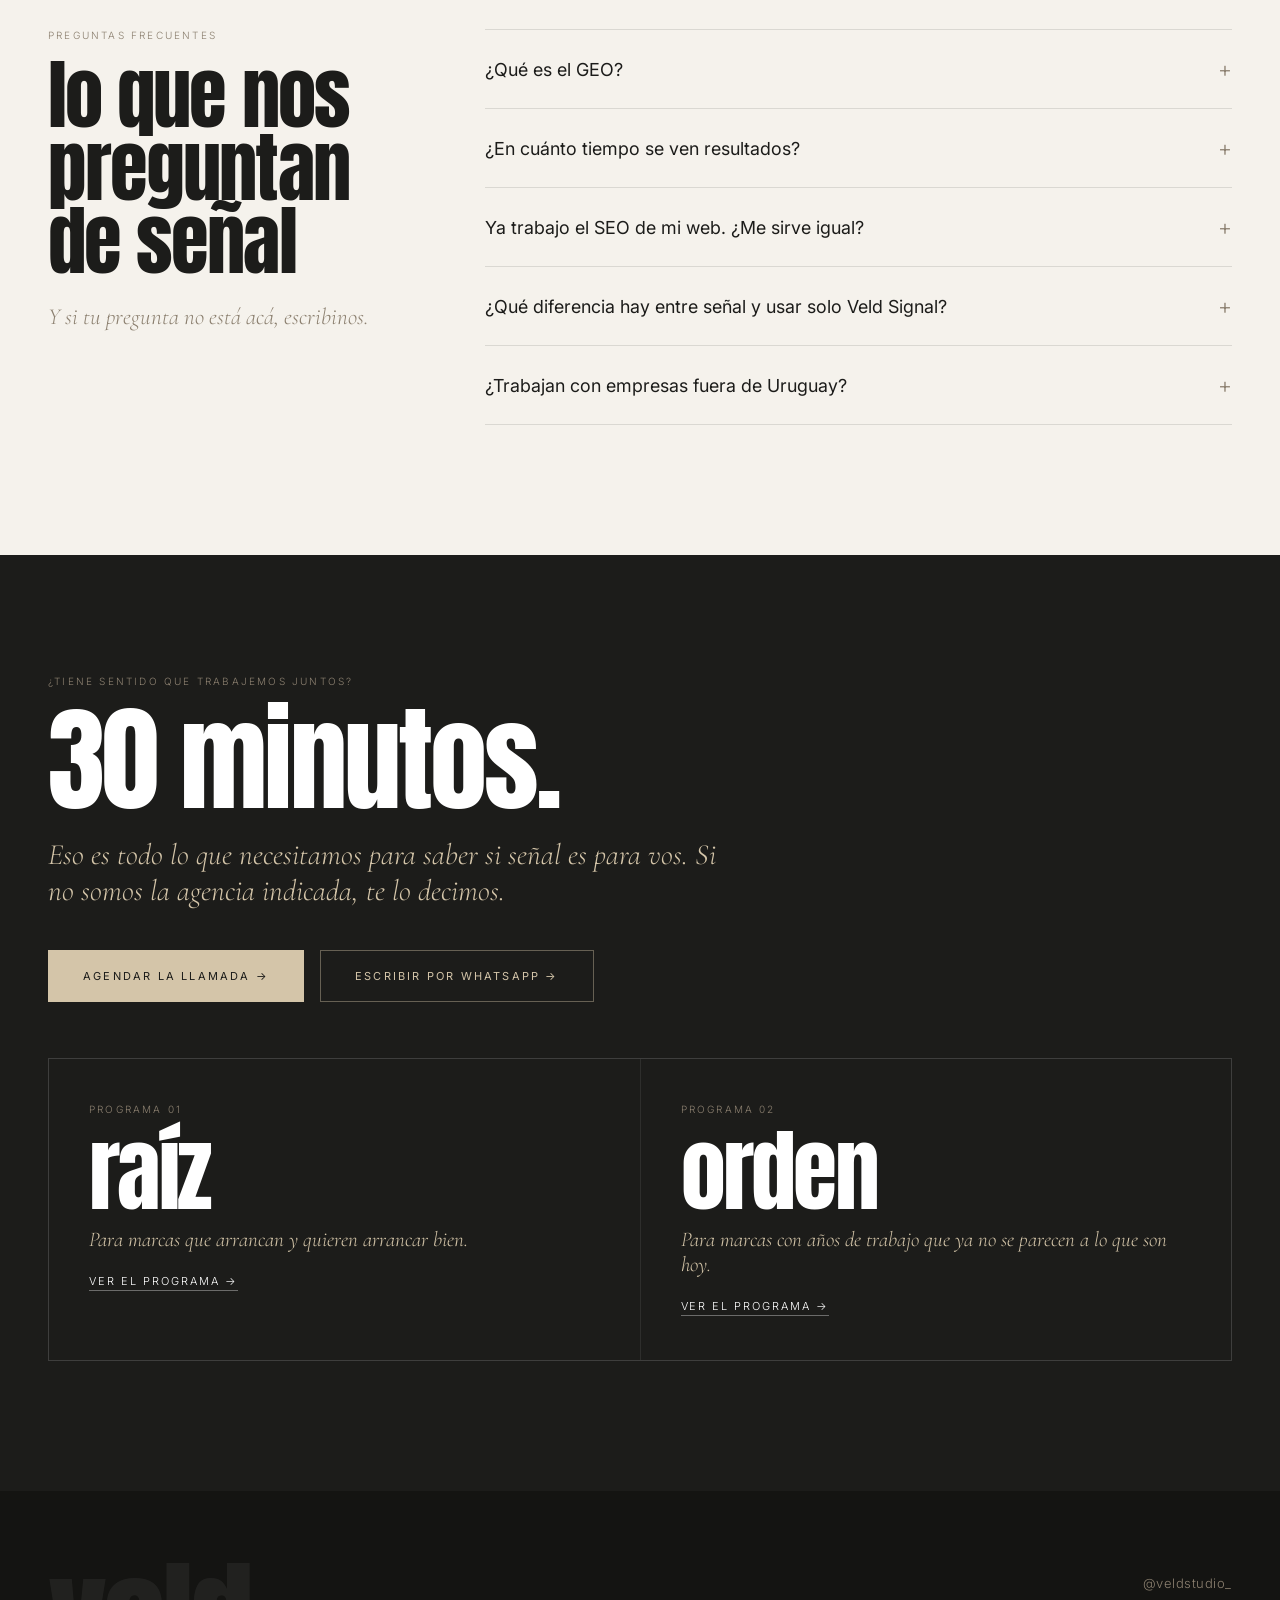
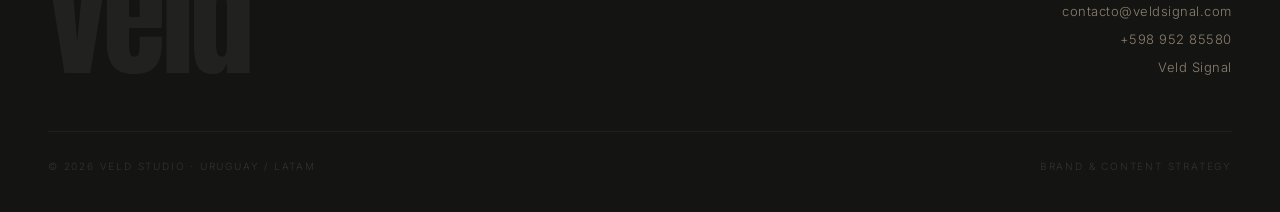
<file: senal/index.html>
<!DOCTYPE html>
<html lang="es">
<head>
  <meta charset="UTF-8"/>
  <meta name="viewport" content="width=device-width, initial-scale=1.0"/>
  <title>Programa señal: GEO para que ChatGPT recomiende tu marca | Veld Studio</title>
  <meta name="description" content="Programa de GEO y SEO de Veld Studio para que ChatGPT, Gemini y Perplexity nombren tu marca. Diagnóstico con Veld Signal en 7 días e implementación en 90."/>
  <meta name="author" content="Cynn Prates"/>
  <meta name="robots" content="index,follow,max-image-preview:large"/>
  <meta name="theme-color" content="#1c1c1a"/>
  <link rel="canonical" href="https://veldstudio.github.io/senal/"/>
  <link rel="icon" href="../favicon.svg" type="image/svg+xml"/>
  <meta property="og:type" content="website"/>
  <meta property="og:site_name" content="Veld Studio"/>
  <meta property="og:locale" content="es_UY"/>
  <meta property="og:url" content="https://veldstudio.github.io/senal/"/>
  <meta property="og:title" content="Programa señal · Veld Studio"/>
  <meta property="og:description" content="Programa de GEO y SEO de Veld Studio para que ChatGPT, Gemini y Perplexity nombren tu marca. Diagnóstico con Veld Signal en 7 días e implementación en 90."/>
  <meta property="og:image" content="https://veldstudio.github.io/og-image.png"/>
  <meta property="og:image:width" content="1200"/>
  <meta property="og:image:height" content="630"/>
  <meta name="twitter:card" content="summary_large_image"/>
  <meta name="twitter:title" content="Programa señal · Veld Studio"/>
  <meta name="twitter:description" content="Programa de GEO y SEO de Veld Studio para que ChatGPT, Gemini y Perplexity nombren tu marca. Diagnóstico con Veld Signal en 7 días e implementación en 90."/>
  <meta name="twitter:image" content="https://veldstudio.github.io/og-image.png"/>
  <link rel="preconnect" href="https://fonts.googleapis.com"/>
  <link rel="preconnect" href="https://fonts.gstatic.com" crossorigin/>
  <link href="https://fonts.googleapis.com/css2?family=Anton&family=Cormorant+Garamond:ital,wght@0,300;1,300;1,400&family=Inter:wght@300;400&display=swap" rel="stylesheet"/>
  <script type="application/ld+json">{"@context": "https://schema.org", "@graph": [{"@type": "Service", "@id": "https://veldstudio.github.io/senal/#programa", "name": "Programa señal", "serviceType": "GEO (Generative Engine Optimization) y SEO", "description": "Programa de GEO y SEO de Veld Studio para que ChatGPT, Gemini y Perplexity nombren tu marca. Diagnóstico con Veld Signal en 7 días e implementación en 90.", "url": "https://veldstudio.github.io/senal/", "image": "https://veldstudio.github.io/assets/senal-hero.jpg", "areaServed": ["Uruguay", "Argentina", "Brasil", "España"], "offers": {"@type": "Offer", "price": "585", "priceCurrency": "USD", "description": "USD 585 por mes durante 3 meses", "url": "https://veldstudio.github.io/senal/"}, "provider": {"@type": "ProfessionalService", "@id": "https://veldstudio.github.io/#veld", "name": "Veld Studio", "url": "https://veldstudio.github.io/"}}, {"@type": "BreadcrumbList", "itemListElement": [{"@type": "ListItem", "position": 1, "name": "Veld Studio", "item": "https://veldstudio.github.io/"}, {"@type": "ListItem", "position": 2, "name": "Programas", "item": "https://veldstudio.github.io/#services"}, {"@type": "ListItem", "position": 3, "name": "señal", "item": "https://veldstudio.github.io/senal/"}]}, {"@type": "FAQPage", "mainEntity": [{"@type": "Question", "name": "¿Qué es el GEO?", "acceptedAnswer": {"@type": "Answer", "text": "GEO es la optimización para motores de IA generativa: que ChatGPT, Gemini o Perplexity te nombren cuando alguien les pregunta por lo que hacés. Es el paso siguiente al SEO, que trabaja para aparecer en los resultados de Google."}}, {"@type": "Question", "name": "¿En cuánto tiempo se ven resultados?", "acceptedAnswer": {"@type": "Answer", "text": "Los cambios en la web se aplican en las primeras semanas. Que las IAs empiecen a nombrarte depende de que Google y Bing vuelvan a leer tu sitio y de las menciones que tengas afuera, y por lo general lleva entre 4 y 8 semanas empezar a ver cambios. Por eso medimos todos los meses."}}, {"@type": "Question", "name": "Ya trabajo el SEO de mi web. ¿Me sirve igual?", "acceptedAnswer": {"@type": "Answer", "text": "Sí. El SEO sigue siendo la base, porque las IAs leen lo que los buscadores indexan. señal suma lo que el SEO tradicional no mira: cómo te describen las IAs, frente a quién te comparan y qué fuentes usan para hablar de vos."}}, {"@type": "Question", "name": "¿Qué diferencia hay entre señal y usar solo Veld Signal?", "acceptedAnswer": {"@type": "Answer", "text": "Veld Signal te muestra dónde estás parado y qué conviene corregir. En señal lo corregimos nosotros y medimos el avance mes a mes."}}, {"@type": "Question", "name": "¿Trabajan con empresas fuera de Uruguay?", "acceptedAnswer": {"@type": "Answer", "text": "Sí. Trabajamos con empresas de Uruguay, España, Argentina y Brasil, y todo el programa funciona a distancia."}}]}]}</script>
  <style>
*,*::before,*::after{margin:0;padding:0;box-sizing:border-box}
html{scroll-behavior:smooth}
:root{--obsidian:#1c1c1a;--warm-sand:#d4c5a9;--stone-white:#f5f2ec;--ash:#8c8070;--light-stone:#ede9e1;--white:#ffffff;--ease-expo:cubic-bezier(0.16,1,0.3,1)}
body{background:var(--obsidian);color:var(--white);font-family:'Inter',sans-serif;font-weight:300;overflow-x:hidden;-webkit-font-smoothing:antialiased}
body::before{content:'';position:fixed;inset:0;pointer-events:none;z-index:8500;opacity:.032;background-image:url("data:image/svg+xml,%3Csvg viewBox='0 0 512 512' xmlns='http://www.w3.org/2000/svg'%3E%3Cfilter id='n'%3E%3CfeTurbulence type='fractalNoise' baseFrequency='0.75' numOctaves='4' stitchTiles='stitch'/%3E%3C/filter%3E%3Crect width='100%25' height='100%25' filter='url(%23n)'/%3E%3C/svg%3E");background-size:180px 180px}
a{color:inherit}
nav{position:fixed;top:0;left:0;right:0;z-index:200;padding:28px 48px;display:flex;align-items:center;justify-content:space-between;mix-blend-mode:difference}
.nav-logo{font-family:'Anton',sans-serif;font-size:20px;letter-spacing:-.02em;text-transform:lowercase;color:var(--white);text-decoration:none}
.nav-right{display:flex;align-items:center;gap:40px}
.nav-link{font-size:11px;letter-spacing:.18em;text-transform:uppercase;color:var(--white);text-decoration:none;opacity:.55;transition:opacity .25s}
.nav-link:hover,.nav-link.on{opacity:1}
.nav-cta{font-size:11px;letter-spacing:.18em;text-transform:uppercase;color:var(--white);text-decoration:none;border-bottom:1px solid rgba(255,255,255,.35);padding-bottom:2px}
.hero{min-height:100vh;display:grid;grid-template-columns:1.05fr 1fr;align-items:end;gap:48px;padding:140px 48px 72px}
.crumbs{font-size:10px;letter-spacing:.22em;text-transform:uppercase;color:var(--ash);margin-bottom:28px}
.crumbs a{text-decoration:none}
.crumbs a:hover{color:var(--warm-sand)}
.label{font-size:10px;letter-spacing:.22em;text-transform:uppercase;color:var(--ash)}
h1{font-family:'Anton',sans-serif;font-weight:400;font-size:clamp(110px,17vw,260px);line-height:.86;letter-spacing:-.03em;text-transform:lowercase;margin-top:10px;padding-top:.14em}
.sub{font-family:'Cormorant Garamond',serif;font-style:italic;font-weight:300;font-size:clamp(22px,2.3vw,32px);line-height:1.25;color:var(--warm-sand);margin-top:22px;max-width:560px}
.intro{font-size:15px;line-height:1.9;color:rgba(255,255,255,.72);margin-top:26px;max-width:560px}
.facts{display:flex;flex-wrap:wrap;gap:0;margin-top:40px;border-top:1px solid rgba(255,255,255,.08)}
.fact{padding:18px 32px 0 0;margin-right:32px}
.fact b{display:block;font-weight:400;font-size:10px;letter-spacing:.2em;text-transform:uppercase;color:var(--ash);margin-bottom:8px}
.fact span{font-size:14px;color:var(--white)}
.btns{display:flex;flex-wrap:wrap;gap:16px;margin-top:40px}
.btn{display:inline-block;background:var(--warm-sand);color:var(--obsidian);text-decoration:none;font-family:'Inter',sans-serif;font-weight:400;font-size:11px;letter-spacing:.2em;text-transform:uppercase;padding:18px 34px;border:1px solid var(--warm-sand);transition:all .3s var(--ease-expo)}
.btn:hover{background:transparent;color:var(--warm-sand)}
.btn2{display:inline-block;color:var(--warm-sand);text-decoration:none;font-weight:400;font-size:11px;letter-spacing:.2em;text-transform:uppercase;padding:18px 34px;border:1px solid rgba(212,197,169,.4)}
.btn2:hover{border-color:var(--warm-sand)}
.hero-img{position:relative;height:min(78vh,760px);overflow:hidden}
.hero-img img{width:100%;height:100%;object-fit:cover;display:block}
section.light{background:var(--stone-white);color:var(--obsidian);padding:120px 48px 130px}
section.stone{background:var(--light-stone);color:var(--obsidian);padding:120px 48px 130px}
section.dark{padding:120px 48px 130px}
.wrap{max-width:1280px;margin:0 auto}
.two{display:grid;grid-template-columns:minmax(260px,1fr) 2fr;gap:64px}
h2{font-family:'Anton',sans-serif;font-weight:400;font-size:clamp(44px,6vw,90px);line-height:.95;letter-spacing:-.025em;text-transform:lowercase}
.lead{font-family:'Cormorant Garamond',serif;font-style:italic;font-weight:300;font-size:clamp(19px,1.8vw,24px);line-height:1.35;color:var(--ash);margin-top:24px;max-width:320px}
.body p{font-size:16px;line-height:1.9;color:#4a443b;max-width:680px}
.body p+p{margin-top:18px}
.dark .body p{color:rgba(255,255,255,.72)}
.items{border-top:1px solid rgba(28,28,26,.12)}
.item{display:grid;grid-template-columns:70px 1fr;gap:24px;padding:30px 0;border-bottom:1px solid rgba(28,28,26,.12)}
.item .n{font-family:'Anton',sans-serif;font-size:34px;color:var(--warm-sand);line-height:1}
.item h3{font-family:'Inter',sans-serif;font-weight:400;font-size:clamp(17px,1.5vw,20px);color:var(--obsidian)}
.item p{font-size:15px;line-height:1.85;color:#5f574c;margin-top:8px;max-width:640px}
.steps{display:grid;grid-template-columns:repeat(auto-fit,minmax(220px,1fr));gap:1px;background:rgba(255,255,255,.08);border:1px solid rgba(255,255,255,.08)}
.step{background:var(--obsidian);padding:36px 32px 40px}
.step .when{font-size:10px;letter-spacing:.22em;text-transform:uppercase;color:var(--warm-sand)}
.step h3{font-family:'Anton',sans-serif;font-weight:400;font-size:32px;text-transform:lowercase;letter-spacing:-.02em;margin-top:14px}
.step p{font-size:14px;line-height:1.8;color:rgba(255,255,255,.65);margin-top:12px}
.deliv{border-top:1px solid rgba(28,28,26,.12)}
.drow{display:grid;grid-template-columns:240px 1fr;gap:32px;padding:26px 0;border-bottom:1px solid rgba(28,28,26,.12)}
.drow h3{font-family:'Anton',sans-serif;font-weight:400;font-size:24px;line-height:1.1;text-transform:lowercase;letter-spacing:-.01em;color:var(--obsidian)}
.drow p{font-size:15px;line-height:1.85;color:#5f574c;max-width:640px}
.dnote{font-size:13px;line-height:1.8;color:var(--ash);margin-top:28px;max-width:680px}
.price{margin-top:44px;border:1px solid rgba(28,28,26,.16);padding:36px 36px 34px;background:var(--stone-white)}
.price .amt{font-family:'Anton',sans-serif;font-weight:400;font-size:clamp(44px,5vw,68px);line-height:1;letter-spacing:-.02em;color:var(--obsidian);margin-top:14px}
.price .psub{font-size:16px;line-height:1.7;color:#4a443b;margin-top:12px}
.price .pmini{font-size:13px;line-height:1.8;color:var(--ash);margin-top:14px;max-width:620px}
.price .btn{margin-top:26px}
.faq-list{border-top:1px solid rgba(28,28,26,.12)}
.faq-item{border-bottom:1px solid rgba(28,28,26,.12)}
.faq-item summary{list-style:none;cursor:pointer;display:flex;justify-content:space-between;align-items:center;gap:24px;padding:26px 0;font-weight:400;font-size:clamp(16px,1.4vw,19px);color:var(--obsidian)}
.faq-item summary::-webkit-details-marker{display:none}
.faq-item summary::after{content:'+';font-weight:300;font-size:22px;color:var(--ash);transition:transform .4s var(--ease-expo);flex-shrink:0}
.faq-item[open] summary::after{transform:rotate(45deg)}
.faq-a{font-size:15px;line-height:1.85;color:#5f574c;max-width:640px;padding:0 0 28px}
.others{display:grid;grid-template-columns:1fr 1fr;gap:1px;background:rgba(255,255,255,.08);border:1px solid rgba(255,255,255,.08);margin-top:56px}
.other{background:var(--obsidian);padding:44px 40px;text-decoration:none;display:block;transition:background .3s}
.other:hover{background:#232320}
.other .label{display:block}
.other strong{display:block;font-family:'Anton',sans-serif;font-weight:400;font-size:clamp(56px,7vw,96px);text-transform:lowercase;letter-spacing:-.03em;line-height:1;margin-top:12px}
.other em{display:block;font-family:'Cormorant Garamond',serif;font-weight:300;font-size:21px;color:var(--warm-sand);margin-top:10px}
.other .go{display:inline-block;margin-top:22px;font-size:11px;letter-spacing:.18em;text-transform:uppercase;border-bottom:1px solid rgba(255,255,255,.35);padding-bottom:2px}
.final{text-align:left}
.final h2{font-size:clamp(56px,9vw,140px)}
.final .sub{max-width:680px}
footer{background:#141412;padding:64px 48px 40px}
.footer-top{display:flex;justify-content:space-between;align-items:flex-end;padding-bottom:48px;border-bottom:1px solid rgba(255,255,255,.05)}
.footer-logo{font-family:'Anton',sans-serif;font-size:clamp(60px,10vw,130px);letter-spacing:-.03em;text-transform:lowercase;color:rgba(255,255,255,.06);line-height:1;text-decoration:none}
.footer-links{text-align:right;display:flex;flex-direction:column;gap:12px;padding-bottom:8px}
.footer-links a{font-size:13px;color:var(--ash);text-decoration:none;letter-spacing:.04em}
.footer-links a:hover{color:var(--warm-sand)}
.footer-bottom{display:flex;justify-content:space-between;align-items:center;padding-top:28px}
.footer-copy{font-size:10px;letter-spacing:.18em;text-transform:uppercase;color:rgba(255,255,255,.13)}
.wa-float{position:fixed;bottom:32px;right:32px;z-index:500;width:56px;height:56px;border-radius:50%;background:#25D366;display:flex;align-items:center;justify-content:center;text-decoration:none;box-shadow:0 4px 20px rgba(0,0,0,.25)}
.wa-float svg{width:28px;height:28px;fill:#fff}
.reveal{opacity:0;transform:translateY(24px);transition:opacity .6s var(--ease-expo),transform .6s var(--ease-expo)}
.reveal.in{opacity:1;transform:none}
@media (prefers-reduced-motion:reduce){.reveal{opacity:1;transform:none;transition:none}}
@media (max-width:900px){
 nav{padding:16px 22px;mix-blend-mode:normal;background:rgba(28,28,26,.9);-webkit-backdrop-filter:blur(12px);backdrop-filter:blur(12px);border-bottom:1px solid rgba(212,197,169,.12)}.nav-right .nav-link{display:none}
 .hero{grid-template-columns:1fr;padding:110px 28px 64px;min-height:auto}
 .hero-img{height:62vh;order:-1;margin:0 -28px}
 section.light,section.stone,section.dark{padding:80px 28px 100px}
 .two{grid-template-columns:1fr;gap:36px}
 .item{grid-template-columns:48px 1fr;gap:14px}
 .others{grid-template-columns:1fr}
 .drow{grid-template-columns:1fr;gap:8px}
 .steps{grid-template-columns:1fr}.step{padding:28px 24px 32px}
 footer{padding:48px 28px 32px}.footer-top{flex-direction:column;align-items:flex-start;gap:28px}.footer-links{text-align:left}
 .footer-bottom{flex-direction:column;align-items:flex-start;gap:10px}
}
</style>
</head>
<body>
<a href="https://wa.me/59895285580" target="_blank" rel="noopener" class="wa-float" title="Escribir por WhatsApp"><svg viewBox="0 0 24 24" xmlns="http://www.w3.org/2000/svg"><path d="M17.472 14.382c-.297-.149-1.758-.867-2.03-.967-.273-.099-.471-.148-.67.15-.197.297-.767.966-.94 1.164-.173.199-.347.223-.644.075-.297-.15-1.255-.463-2.39-1.475-.883-.788-1.48-1.761-1.653-2.059-.173-.297-.018-.458.13-.606.134-.133.298-.347.446-.52.149-.174.198-.298.298-.497.099-.198.05-.371-.025-.52-.075-.149-.669-1.612-.916-2.207-.242-.579-.487-.5-.669-.51-.173-.008-.371-.01-.57-.01-.198 0-.52.074-.792.372-.272.297-1.04 1.016-1.04 2.479 0 1.462 1.065 2.875 1.213 3.074.149.198 2.096 3.2 5.077 4.487.709.306 1.262.489 1.694.625.712.227 1.36.195 1.871.118.571-.085 1.758-.719 2.006-1.413.248-.694.248-1.289.173-1.413-.074-.124-.272-.198-.57-.347m-5.421 7.403h-.004a9.87 9.87 0 01-5.031-1.378l-.361-.214-3.741.982.998-3.648-.235-.374a9.86 9.86 0 01-1.51-5.26c.001-5.45 4.436-9.884 9.888-9.884 2.64 0 5.122 1.03 6.988 2.898a9.825 9.825 0 012.893 6.994c-.003 5.45-4.437 9.884-9.885 9.884m8.413-18.297A11.815 11.815 0 0012.05 0C5.495 0 .16 5.335.157 11.892c0 2.096.547 4.142 1.588 5.945L.057 24l6.305-1.654a11.882 11.882 0 005.683 1.448h.005c6.554 0 11.89-5.335 11.893-11.893a11.821 11.821 0 00-3.48-8.413z"/></svg></a>
<nav>
  <a href="../" class="nav-logo">veld</a>
  <div class="nav-right"><a href="../raiz/" class="nav-link">raíz</a><a href="../orden/" class="nav-link">orden</a><a href="../senal/" class="nav-link on">señal</a><a href="../#cases" class="nav-link">Casos</a><a href="https://calendar.app.google/VyaCysSLecYQsQFk8" target="_blank" rel="noopener" class="nav-cta">Agendar llamada →</a></div>
</nav>

<header class="hero">
  <div>
    <div class="crumbs"><a href="../">Veld Studio</a> · <a href="../#services">Programas</a> · señal</div>
    <div class="label">Programa 03 · GEO y SEO</div>
    <h1>señal</h1>
    <p class="sub">Para que la IA te nombre cuando alguien pregunta por lo que hacés.</p>
    <p class="intro">Cada vez más gente, en lugar de googlear, le pregunta a ChatGPT qué clínica, qué inmobiliaria o qué estudio le conviene. La respuesta trae dos o tres nombres. señal es el programa de Veld para que el tuyo esté en esa lista: empieza con un diagnóstico hecho con Veld Signal, nuestro producto propio, y sigue con 90 días de trabajo sobre tu web, tu contenido y las fuentes que consulta la IA.</p>
    <div class="facts"><div class="fact"><b>Diagnóstico</b><span>7 días</span></div><div class="fact"><b>Implementación</b><span>90 días</span></div><div class="fact"><b>Medición</b><span>Mensual, con Veld Signal</span></div><div class="fact"><b>Inversión</b><span>USD 585 por mes</span></div></div>
    <div class="btns"><a class="btn" href="https://wa.me/59895285580?text=Hola%20Cynn%2C%20quiero%20hablar%20del%20programa%20se%C3%B1al%20de%20Veld." target="_blank" rel="noopener">Hablemos de señal →</a><a class="btn2" href="https://veldsignal.com" target="_blank" rel="noopener">Descubrí tu Signal gratis →</a></div>
  </div>
  <div class="hero-img"><img src="../assets/senal-hero.jpg" alt="Retrato editorial de Veld Studio: mujer de negro con anteojos rojos" loading="eager" style="object-position:right center"/></div>
</header>

<section class="light">
  <div class="wrap two">
    <div><div class="label">El problema</div><h2 class="reveal" style="margin-top:18px">si la IA no te nombra, no te ven</h2></div>
    <div class="body reveal"><p>Cuando alguien le pregunta a Gemini o a Perplexity por lo que vendés, recibe una recomendación con dos o tres nombres. Si tu marca no aparece ahí, esa persona no entra a tu web ni a tu Instagram, y vos nunca te enterás de la consulta que perdiste.</p><p>Las IAs arman esas respuestas con lo que encuentran sobre vos: tu web, las páginas que te mencionan, las reseñas, los directorios. señal trabaja sobre todo eso, con un orden y con números.</p></div>
  </div>
</section>

<section class="stone">
  <div class="wrap two">
    <div><div class="label">Qué incluye</div><h2 style="margin-top:18px">qué hacemos</h2><p class="lead">Todo empieza con un diagnóstico medido. Nada de intuiciones.</p></div>
    <div class="items"><div class="item reveal"><div class="n">01</div><div><h3>Diagnóstico con Veld Signal</h3><p>Medimos en qué búsquedas comerciales de tu rubro aparecés, en cuáles no y qué competidores ocupan tu lugar. Te lo entregamos en 7 días.</p></div></div><div class="item reveal"><div class="n">02</div><div><h3>Plan de mejoras por prioridad</h3><p>Una lista ordenada por impacto: qué conviene hacer primero, qué puede esperar y qué no vale la pena.</p></div></div><div class="item reveal"><div class="n">03</div><div><h3>Optimización GEO y SEO de la web</h3><p>Títulos, datos estructurados, preguntas frecuentes, velocidad y el resto de las señales técnicas que usan Google y las IAs para entender quién sos.</p></div></div><div class="item reveal"><div class="n">04</div><div><h3>Contenido pensado para que la IA lo cite</h3><p>Páginas y textos que responden las preguntas reales de tus clientes, escritos para que un modelo de IA los pueda tomar como fuente.</p></div></div><div class="item reveal"><div class="n">05</div><div><h3>Medición mensual con Veld Signal</h3><p>Cada mes repetimos el análisis y te mostramos qué cambió, con números y sin informes de vanidad.</p></div></div></div>
  </div>
</section>

<section class="dark">
  <div class="wrap">
    <div class="label">Cómo trabajamos</div>
    <h2 style="margin:18px 0 48px">el proceso</h2>
    <div class="steps"><div class="step reveal"><div class="when">Días 1 a 7</div><h3>diagnóstico</h3><p>Análisis con Veld Signal, revisión de tu web y de tus menciones afuera de ella. Cerramos con el plan priorizado.</p></div><div class="step reveal"><div class="when">Días 8 a 90</div><h3>implementación</h3><p>Aplicamos las mejoras en la web, creamos el contenido nuevo y trabajamos las fuentes externas que te mencionan.</p></div><div class="step reveal"><div class="when">Todos los meses</div><h3>medición</h3><p>Volvemos a medir con Veld Signal y ajustamos el plan según lo que muestran los números.</p></div></div>
    <div class="body reveal" style="margin-top:56px;max-width:760px"><p>Veld Signal es nuestro producto propio. Lo construimos porque necesitábamos medir esto para nuestros clientes y no existía una herramienta pensada para marcas de Uruguay y de habla hispana. Podés probarlo gratis antes de hablar con nosotros.</p><div class="btns"><a class="btn2" href="https://veldsignal.com" target="_blank" rel="noopener">Ir a veldsignal.com →</a></div></div>
  </div>
</section>

<section class="stone">
  <div class="wrap two">
    <div><div class="label">Entregables</div><h2 style="margin-top:18px">qué te llevás</h2><p class="lead">Todo lo que queda en tus manos cuando termina señal.</p></div>
    <div><div class="deliv"><div class="drow reveal"><h3>Diagnóstico en 7 días</h3><p>Informe de Veld Signal, revisión técnica de tu web, mapa de dónde te mencionan afuera y un plan ordenado por prioridad.</p></div><div class="drow reveal"><h3>Web optimizada</h3><p>Títulos, descripciones, datos estructurados, preguntas frecuentes, sitemap, llms.txt y velocidad. Dejamos configurados Google Search Console y Bing.</p></div><div class="drow reveal"><h3>Contenido citable</h3><p>4 páginas o artículos que responden preguntas reales de tus clientes, más una página de preguntas frecuentes.</p></div><div class="drow reveal"><h3>Presencia afuera de tu web</h3><p>Google Business Profile, LinkedIn, alta en 5 a 10 directorios de tu rubro y un sistema simple para pedir reseñas.</p></div><div class="drow reveal"><h3>Medición mensual</h3><p>3 informes con tu Signal Score, uno por mes, y tu suscripción a Veld Signal incluida durante los 90 días.</p></div></div><p class="dnote">Los cambios en la web los hacemos nosotros si nos das acceso. Si tu web la maneja otra persona, le pasamos las indicaciones listas para aplicar.</p><div class="price reveal"><div class="label">Inversión</div><div class="amt">USD 585</div><p class="psub">Por mes, durante los 3 meses del programa, con Veld Signal incluido.</p><p class="pmini">Después, si querés seguir midiendo y ajustando, el seguimiento cuesta USD 290 por mes.</p><p class="pmini">Precios en dólares. Si preferís, pagás en pesos al cambio del día.</p><p class="pmini">Antes de hablar con nosotros, podés hacer gratis tu primer análisis en <a href="https://veldsignal.com" target="_blank" rel="noopener">veldsignal.com</a>.</p><a class="btn" href="https://wa.me/59895285580?text=Hola%20Cynn%2C%20quiero%20hablar%20del%20programa%20se%C3%B1al%20de%20Veld." target="_blank" rel="noopener">Hablemos de señal →</a></div></div>
  </div>
</section>

<section class="light">
  <div class="wrap two">
    <div><div class="label">Preguntas frecuentes</div><h2 style="margin-top:18px">lo que nos preguntan de señal</h2><p class="lead">Y si tu pregunta no está acá, escribinos.</p></div>
    <div class="faq-list"><details class="faq-item"><summary>¿Qué es el GEO?</summary><div class="faq-a">GEO es la optimización para motores de IA generativa: que ChatGPT, Gemini o Perplexity te nombren cuando alguien les pregunta por lo que hacés. Es el paso siguiente al SEO, que trabaja para aparecer en los resultados de Google.</div></details><details class="faq-item"><summary>¿En cuánto tiempo se ven resultados?</summary><div class="faq-a">Los cambios en la web se aplican en las primeras semanas. Que las IAs empiecen a nombrarte depende de que Google y Bing vuelvan a leer tu sitio y de las menciones que tengas afuera, y por lo general lleva entre 4 y 8 semanas empezar a ver cambios. Por eso medimos todos los meses.</div></details><details class="faq-item"><summary>Ya trabajo el SEO de mi web. ¿Me sirve igual?</summary><div class="faq-a">Sí. El SEO sigue siendo la base, porque las IAs leen lo que los buscadores indexan. señal suma lo que el SEO tradicional no mira: cómo te describen las IAs, frente a quién te comparan y qué fuentes usan para hablar de vos.</div></details><details class="faq-item"><summary>¿Qué diferencia hay entre señal y usar solo Veld Signal?</summary><div class="faq-a">Veld Signal te muestra dónde estás parado y qué conviene corregir. En señal lo corregimos nosotros y medimos el avance mes a mes.</div></details><details class="faq-item"><summary>¿Trabajan con empresas fuera de Uruguay?</summary><div class="faq-a">Sí. Trabajamos con empresas de Uruguay, España, Argentina y Brasil, y todo el programa funciona a distancia.</div></details></div>
  </div>
</section>

<section class="dark final">
  <div class="wrap">
    <div class="label">¿Tiene sentido que trabajemos juntos?</div>
    <h2 style="margin-top:18px">30 minutos.</h2>
    <p class="sub">Eso es todo lo que necesitamos para saber si señal es para vos. Si no somos la agencia indicada, te lo decimos.</p>
    <div class="btns"><a class="btn" href="https://calendar.app.google/VyaCysSLecYQsQFk8" target="_blank" rel="noopener">Agendar la llamada →</a><a class="btn2" href="https://wa.me/59895285580?text=Hola%20Cynn%2C%20quiero%20hablar%20del%20programa%20se%C3%B1al%20de%20Veld." target="_blank" rel="noopener">Escribir por WhatsApp →</a></div>
    <div class="others"><a class="other" href="../raiz/"><span class="label">Programa 01</span><strong>raíz</strong><em>Para marcas que arrancan y quieren arrancar bien.</em><span class="go">Ver el programa →</span></a><a class="other" href="../orden/"><span class="label">Programa 02</span><strong>orden</strong><em>Para marcas con años de trabajo que ya no se parecen a lo que son hoy.</em><span class="go">Ver el programa →</span></a></div>
  </div>
</section>

<footer>
  <div class="footer-top">
    <a href="../" class="footer-logo">veld</a>
    <div class="footer-links">
      <a href="https://instagram.com/veldstudio_" target="_blank" rel="noopener">@veldstudio_</a>
      <a href="mailto:contacto@veldsignal.com">contacto@veldsignal.com</a>
      <a href="https://wa.me/59895285580" target="_blank" rel="noopener">+598 952 85580</a>
      <a href="https://veldsignal.com" target="_blank" rel="noopener">Veld Signal</a>
    </div>
  </div>
  <div class="footer-bottom">
    <span class="footer-copy">© 2026 Veld Studio · Uruguay / Latam</span>
    <span class="footer-copy">Brand &amp; Content Strategy</span>
  </div>
</footer>
<script>
(function(){var els=document.querySelectorAll('.reveal');if(!('IntersectionObserver' in window)){els.forEach(function(e){e.classList.add('in')});return;}
var io=new IntersectionObserver(function(en){en.forEach(function(x){if(x.isIntersecting){x.target.classList.add('in');io.unobserve(x.target);}})},{rootMargin:'0px 0px -8% 0px'});
els.forEach(function(e){io.observe(e)});})();
</script>
</body>
</html>
</file>
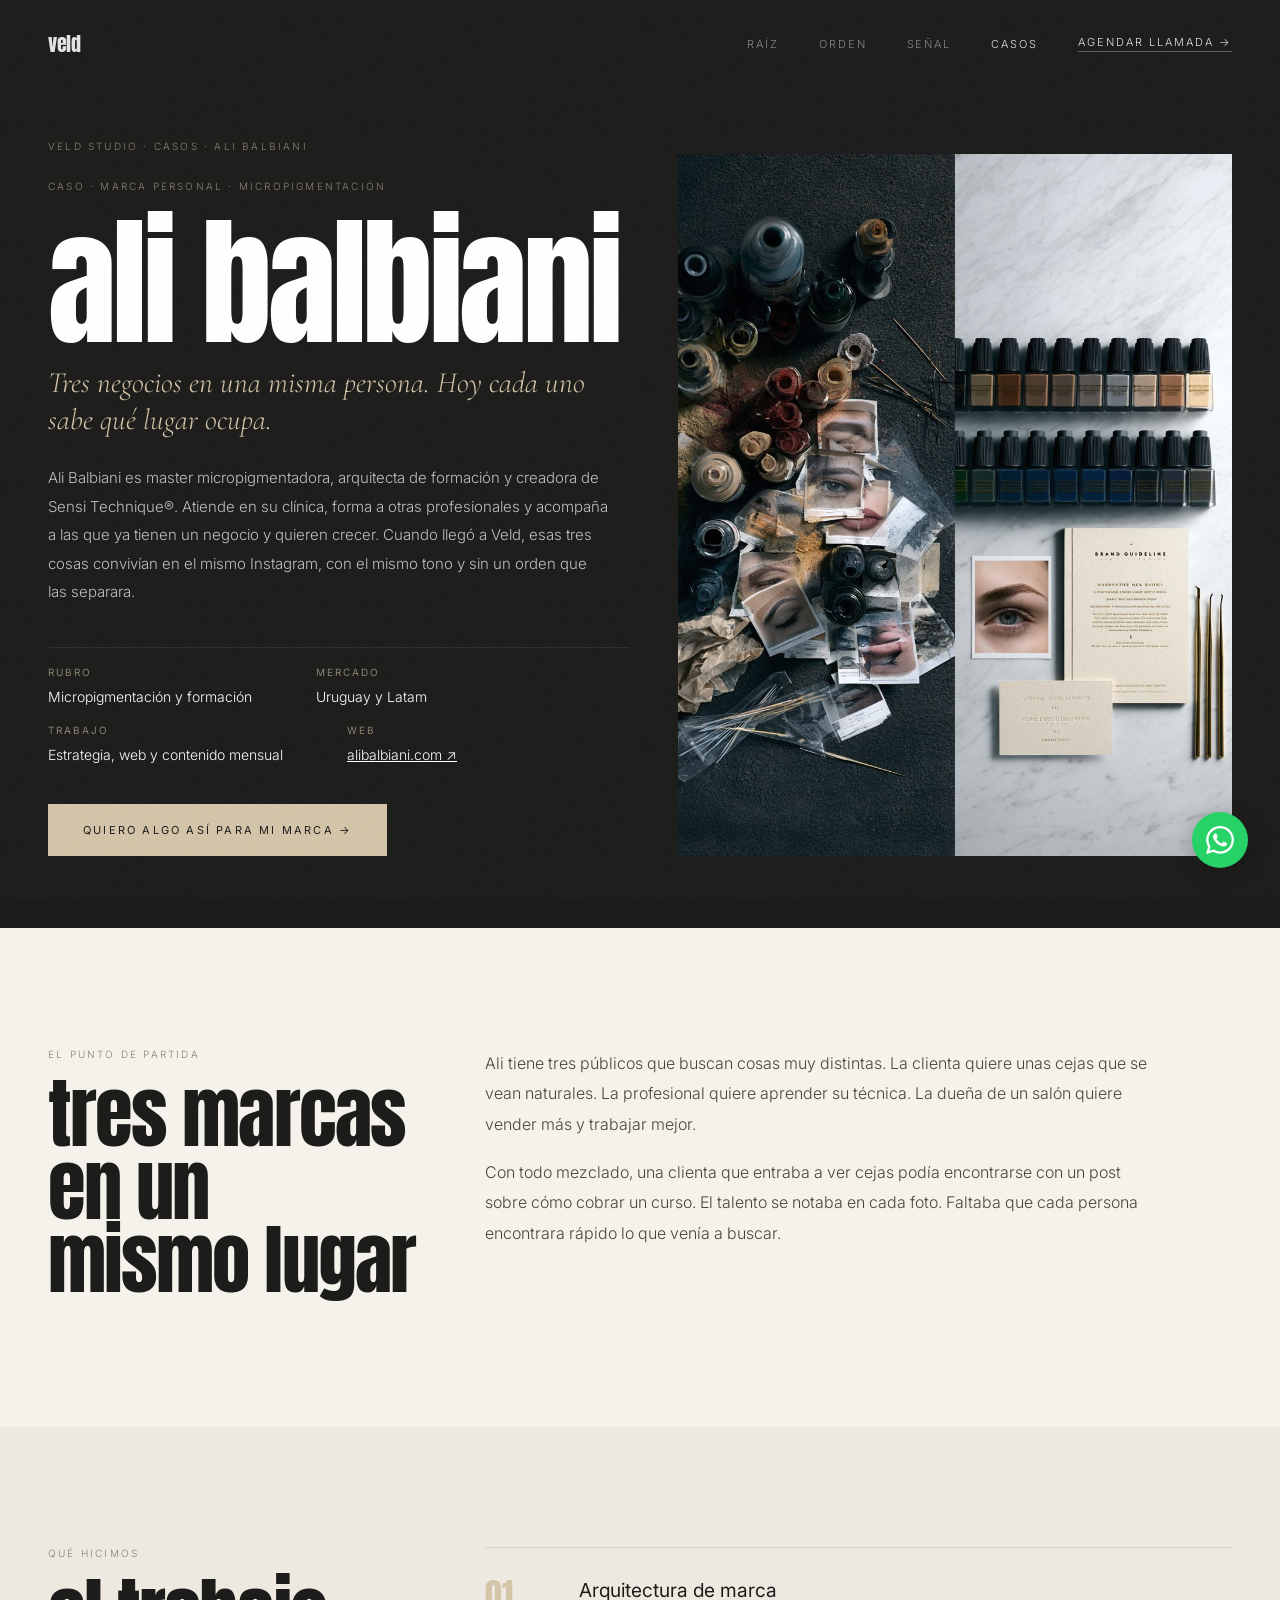
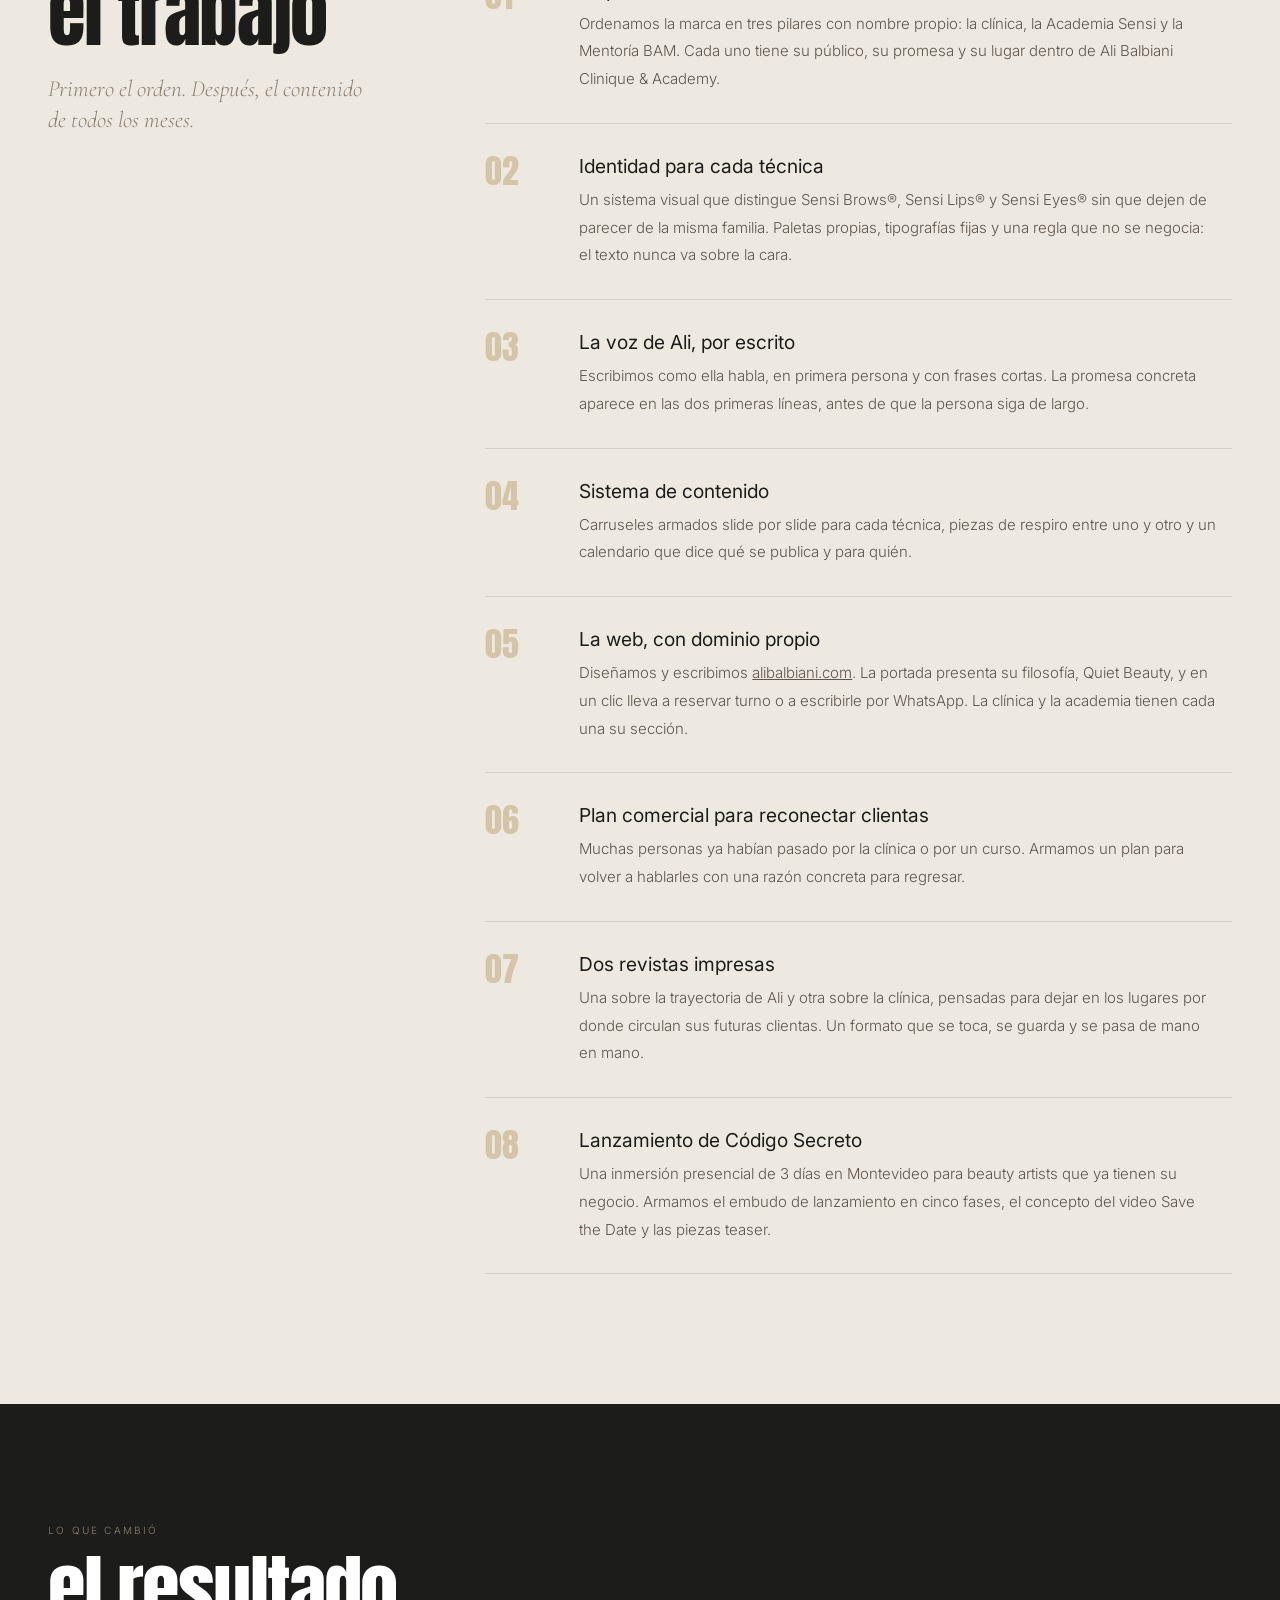
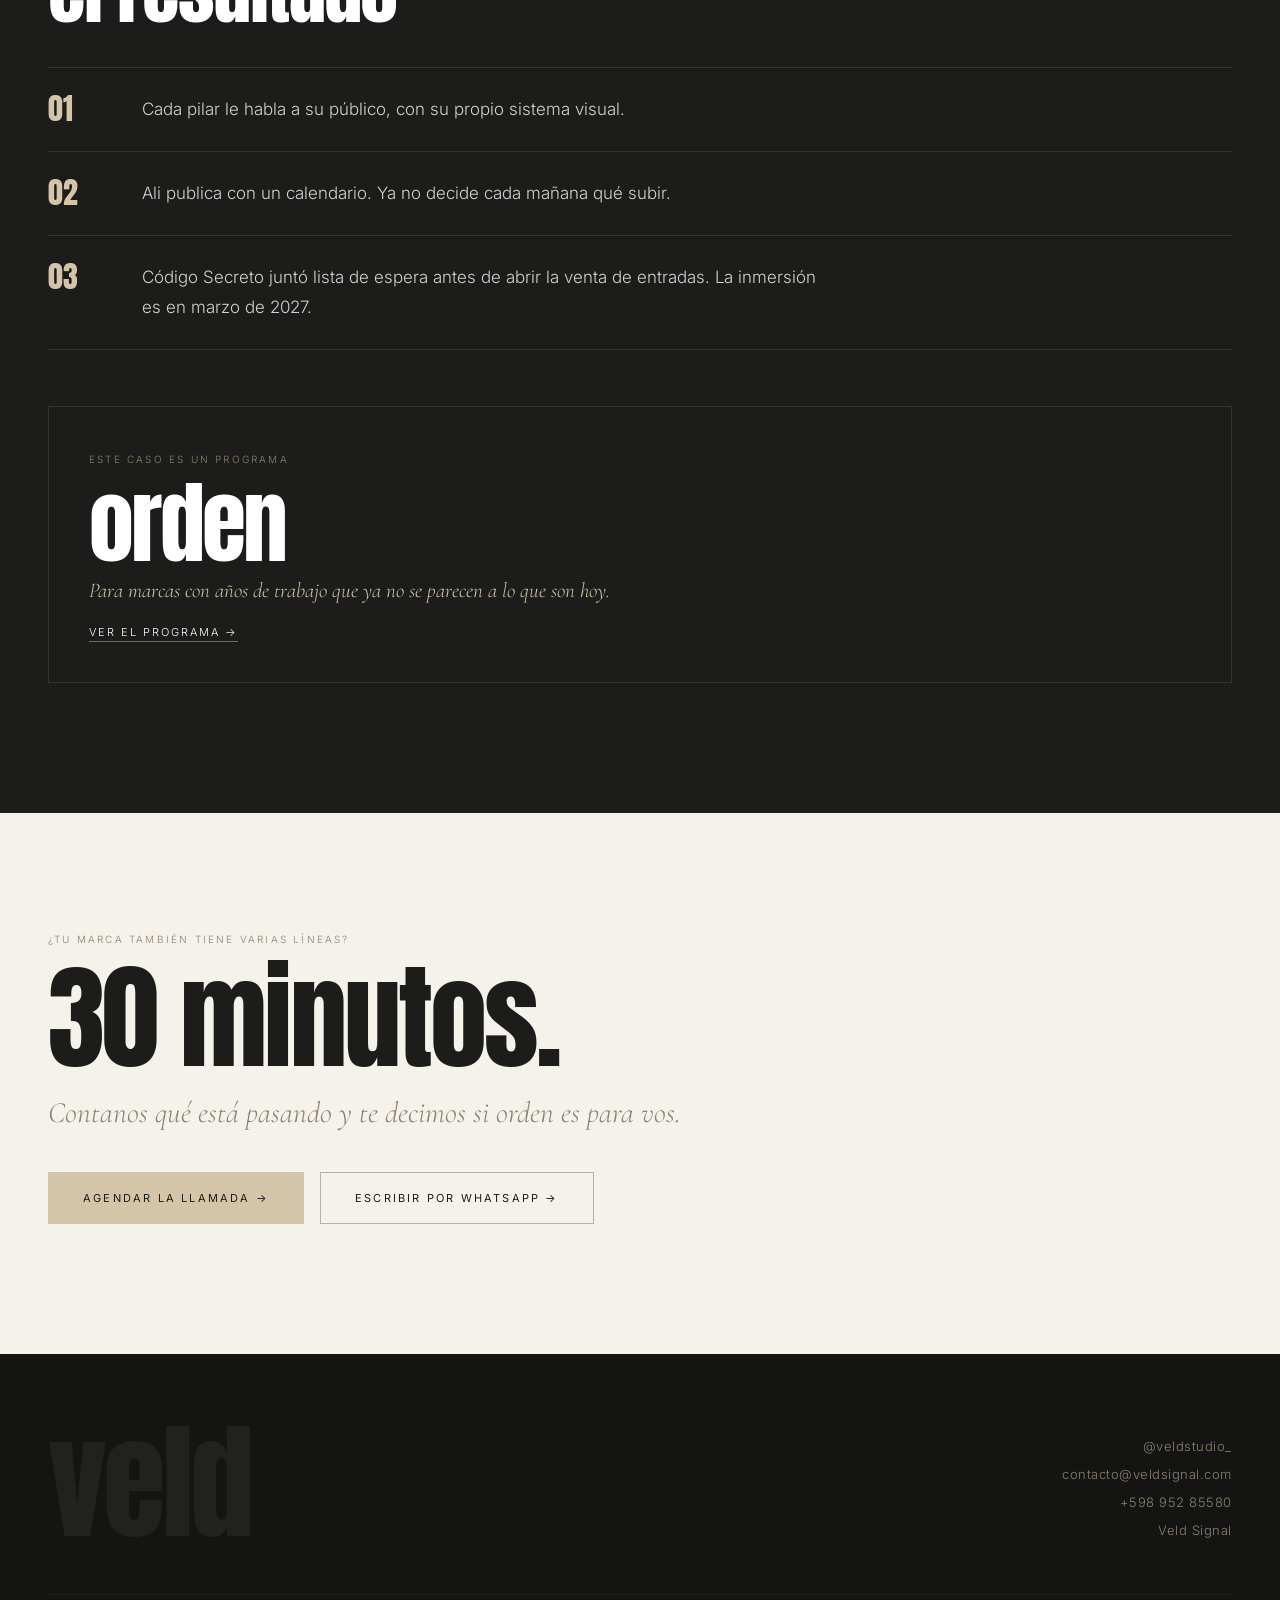
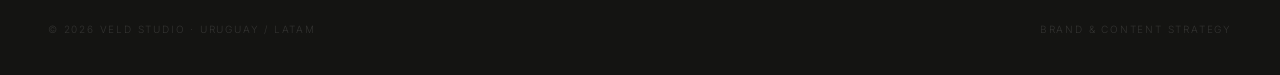
<file: casos/ali-balbiani/index.html>
<!DOCTYPE html>
<html lang="es">
<head>
  <meta charset="UTF-8"/>
  <meta name="viewport" content="width=device-width, initial-scale=1.0"/>
  <title>Caso Ali Balbiani: arquitectura de marca para una master micropigmentadora | Veld Studio</title>
  <meta name="description" content="Cómo Veld Studio ordenó la marca de Ali Balbiani, master micropigmentadora y creadora de Sensi Technique®: tres líneas de negocio, una sola marca y un sistema de contenido que se sostiene."/>
  <meta name="author" content="Cynn Prates"/>
  <meta name="robots" content="index,follow,max-image-preview:large"/>
  <meta name="theme-color" content="#1c1c1a"/>
  <link rel="canonical" href="https://veldstudio.github.io/casos/ali-balbiani/"/>
  <link rel="icon" href="../../favicon.svg" type="image/svg+xml"/>
  <meta property="og:type" content="article"/>
  <meta property="og:site_name" content="Veld Studio"/>
  <meta property="og:locale" content="es_UY"/>
  <meta property="og:url" content="https://veldstudio.github.io/casos/ali-balbiani/"/>
  <meta property="og:title" content="Caso Ali Balbiani: tres negocios, una sola marca"/>
  <meta property="og:description" content="Cómo Veld Studio ordenó la marca de Ali Balbiani, master micropigmentadora y creadora de Sensi Technique®: tres líneas de negocio, una sola marca y un sistema de contenido que se sostiene."/>
  <meta property="og:image" content="https://veldstudio.github.io/og-image.png"/>
  <meta property="og:image:width" content="1200"/>
  <meta property="og:image:height" content="630"/>
  <meta name="twitter:card" content="summary_large_image"/>
  <meta name="twitter:image" content="https://veldstudio.github.io/og-image.png"/>
  <link rel="preconnect" href="https://fonts.googleapis.com"/>
  <link rel="preconnect" href="https://fonts.gstatic.com" crossorigin/>
  <link href="https://fonts.googleapis.com/css2?family=Anton&family=Cormorant+Garamond:ital,wght@0,300;1,300;1,400&family=Inter:wght@300;400&display=swap" rel="stylesheet"/>
  <script type="application/ld+json">{"@context": "https://schema.org", "@graph": [{"@type": "Article", "@id": "https://veldstudio.github.io/casos/ali-balbiani/#caso", "headline": "Caso Ali Balbiani: tres negocios, una sola marca", "description": "Cómo Veld Studio ordenó la marca de Ali Balbiani, master micropigmentadora y creadora de Sensi Technique®: tres líneas de negocio, una sola marca y un sistema de contenido que se sostiene.", "url": "https://veldstudio.github.io/casos/ali-balbiani/", "image": "https://veldstudio.github.io/assets/case-ali.jpg", "inLanguage": "es", "author": {"@type": "Person", "@id": "https://veldstudio.github.io/#cynn", "name": "Cynn Prates"}, "publisher": {"@type": "ProfessionalService", "@id": "https://veldstudio.github.io/#veld", "name": "Veld Studio", "url": "https://veldstudio.github.io/"}, "about": {"@type": "Person", "name": "Ali Balbiani", "jobTitle": "Master micropigmentadora, creadora de Sensi Technique®", "url": "https://www.alibalbiani.com/"}, "mentions": [{"@type": "Service", "name": "Programa orden", "url": "https://veldstudio.github.io/orden/"}, {"@type": "WebSite", "name": "Ali Balbiani Clinique & Academy", "url": "https://www.alibalbiani.com/"}]}, {"@type": "BreadcrumbList", "itemListElement": [{"@type": "ListItem", "position": 1, "name": "Veld Studio", "item": "https://veldstudio.github.io/"}, {"@type": "ListItem", "position": 2, "name": "Casos", "item": "https://veldstudio.github.io/#cases"}, {"@type": "ListItem", "position": 3, "name": "Ali Balbiani", "item": "https://veldstudio.github.io/casos/ali-balbiani/"}]}]}</script>
  <style>
*,*::before,*::after{margin:0;padding:0;box-sizing:border-box}
html{scroll-behavior:smooth}
:root{--obsidian:#1c1c1a;--warm-sand:#d4c5a9;--stone-white:#f5f2ec;--ash:#8c8070;--light-stone:#ede9e1;--white:#ffffff;--ease-expo:cubic-bezier(0.16,1,0.3,1)}
body{background:var(--obsidian);color:var(--white);font-family:'Inter',sans-serif;font-weight:300;overflow-x:hidden;-webkit-font-smoothing:antialiased}
body::before{content:'';position:fixed;inset:0;pointer-events:none;z-index:8500;opacity:.032;background-image:url("data:image/svg+xml,%3Csvg viewBox='0 0 512 512' xmlns='http://www.w3.org/2000/svg'%3E%3Cfilter id='n'%3E%3CfeTurbulence type='fractalNoise' baseFrequency='0.75' numOctaves='4' stitchTiles='stitch'/%3E%3C/filter%3E%3Crect width='100%25' height='100%25' filter='url(%23n)'/%3E%3C/svg%3E");background-size:180px 180px}
a{color:inherit}
nav{position:fixed;top:0;left:0;right:0;z-index:200;padding:28px 48px;display:flex;align-items:center;justify-content:space-between;mix-blend-mode:difference}
.nav-logo{font-family:'Anton',sans-serif;font-size:20px;letter-spacing:-.02em;text-transform:lowercase;color:var(--white);text-decoration:none}
.nav-right{display:flex;align-items:center;gap:40px}
.nav-link{font-size:11px;letter-spacing:.18em;text-transform:uppercase;color:var(--white);text-decoration:none;opacity:.55;transition:opacity .25s}
.nav-link:hover,.nav-link.on{opacity:1}
.nav-cta{font-size:11px;letter-spacing:.18em;text-transform:uppercase;color:var(--white);text-decoration:none;border-bottom:1px solid rgba(255,255,255,.35);padding-bottom:2px}
.hero{min-height:100vh;display:grid;grid-template-columns:1.05fr 1fr;align-items:end;gap:48px;padding:140px 48px 72px}
.crumbs{font-size:10px;letter-spacing:.22em;text-transform:uppercase;color:var(--ash);margin-bottom:28px}
.crumbs a{text-decoration:none}
.crumbs a:hover{color:var(--warm-sand)}
.label{font-size:10px;letter-spacing:.22em;text-transform:uppercase;color:var(--ash)}
h1{font-family:'Anton',sans-serif;font-weight:400;font-size:clamp(110px,17vw,260px);line-height:.86;letter-spacing:-.03em;text-transform:lowercase;margin-top:10px;padding-top:.14em}
.sub{font-family:'Cormorant Garamond',serif;font-style:italic;font-weight:300;font-size:clamp(22px,2.3vw,32px);line-height:1.25;color:var(--warm-sand);margin-top:22px;max-width:560px}
.intro{font-size:15px;line-height:1.9;color:rgba(255,255,255,.72);margin-top:26px;max-width:560px}
.facts{display:flex;flex-wrap:wrap;gap:0;margin-top:40px;border-top:1px solid rgba(255,255,255,.08)}
.fact{padding:18px 32px 0 0;margin-right:32px}
.fact b{display:block;font-weight:400;font-size:10px;letter-spacing:.2em;text-transform:uppercase;color:var(--ash);margin-bottom:8px}
.fact span{font-size:14px;color:var(--white)}
.btns{display:flex;flex-wrap:wrap;gap:16px;margin-top:40px}
.btn{display:inline-block;background:var(--warm-sand);color:var(--obsidian);text-decoration:none;font-family:'Inter',sans-serif;font-weight:400;font-size:11px;letter-spacing:.2em;text-transform:uppercase;padding:18px 34px;border:1px solid var(--warm-sand);transition:all .3s var(--ease-expo)}
.btn:hover{background:transparent;color:var(--warm-sand)}
.btn2{display:inline-block;color:var(--warm-sand);text-decoration:none;font-weight:400;font-size:11px;letter-spacing:.2em;text-transform:uppercase;padding:18px 34px;border:1px solid rgba(212,197,169,.4)}
.btn2:hover{border-color:var(--warm-sand)}
.hero-img{position:relative;height:min(78vh,760px);overflow:hidden}
.hero-img img{width:100%;height:100%;object-fit:cover;display:block}
section.light{background:var(--stone-white);color:var(--obsidian);padding:120px 48px 130px}
section.stone{background:var(--light-stone);color:var(--obsidian);padding:120px 48px 130px}
section.dark{padding:120px 48px 130px}
.wrap{max-width:1280px;margin:0 auto}
.two{display:grid;grid-template-columns:minmax(260px,1fr) 2fr;gap:64px}
h2{font-family:'Anton',sans-serif;font-weight:400;font-size:clamp(44px,6vw,90px);line-height:.95;letter-spacing:-.025em;text-transform:lowercase}
.lead{font-family:'Cormorant Garamond',serif;font-style:italic;font-weight:300;font-size:clamp(19px,1.8vw,24px);line-height:1.35;color:var(--ash);margin-top:24px;max-width:320px}
.body p{font-size:16px;line-height:1.9;color:#4a443b;max-width:680px}
.body p+p{margin-top:18px}
.dark .body p{color:rgba(255,255,255,.72)}
.items{border-top:1px solid rgba(28,28,26,.12)}
.item{display:grid;grid-template-columns:70px 1fr;gap:24px;padding:30px 0;border-bottom:1px solid rgba(28,28,26,.12)}
.item .n{font-family:'Anton',sans-serif;font-size:34px;color:var(--warm-sand);line-height:1}
.item h3{font-family:'Inter',sans-serif;font-weight:400;font-size:clamp(17px,1.5vw,20px);color:var(--obsidian)}
.item p{font-size:15px;line-height:1.85;color:#5f574c;margin-top:8px;max-width:640px}
.steps{display:grid;grid-template-columns:repeat(auto-fit,minmax(220px,1fr));gap:1px;background:rgba(255,255,255,.08);border:1px solid rgba(255,255,255,.08)}
.step{background:var(--obsidian);padding:36px 32px 40px}
.step .when{font-size:10px;letter-spacing:.22em;text-transform:uppercase;color:var(--warm-sand)}
.step h3{font-family:'Anton',sans-serif;font-weight:400;font-size:32px;text-transform:lowercase;letter-spacing:-.02em;margin-top:14px}
.step p{font-size:14px;line-height:1.8;color:rgba(255,255,255,.65);margin-top:12px}
.deliv{border-top:1px solid rgba(28,28,26,.12)}
.drow{display:grid;grid-template-columns:240px 1fr;gap:32px;padding:26px 0;border-bottom:1px solid rgba(28,28,26,.12)}
.drow h3{font-family:'Anton',sans-serif;font-weight:400;font-size:24px;line-height:1.1;text-transform:lowercase;letter-spacing:-.01em;color:var(--obsidian)}
.drow p{font-size:15px;line-height:1.85;color:#5f574c;max-width:640px}
.dnote{font-size:13px;line-height:1.8;color:var(--ash);margin-top:28px;max-width:680px}
.price{margin-top:44px;border:1px solid rgba(28,28,26,.16);padding:36px 36px 34px;background:var(--stone-white)}
.price .amt{font-family:'Anton',sans-serif;font-weight:400;font-size:clamp(44px,5vw,68px);line-height:1;letter-spacing:-.02em;color:var(--obsidian);margin-top:14px}
.price .psub{font-size:16px;line-height:1.7;color:#4a443b;margin-top:12px}
.price .pmini{font-size:13px;line-height:1.8;color:var(--ash);margin-top:14px;max-width:620px}
.price .btn{margin-top:26px}
.faq-list{border-top:1px solid rgba(28,28,26,.12)}
.faq-item{border-bottom:1px solid rgba(28,28,26,.12)}
.faq-item summary{list-style:none;cursor:pointer;display:flex;justify-content:space-between;align-items:center;gap:24px;padding:26px 0;font-weight:400;font-size:clamp(16px,1.4vw,19px);color:var(--obsidian)}
.faq-item summary::-webkit-details-marker{display:none}
.faq-item summary::after{content:'+';font-weight:300;font-size:22px;color:var(--ash);transition:transform .4s var(--ease-expo);flex-shrink:0}
.faq-item[open] summary::after{transform:rotate(45deg)}
.faq-a{font-size:15px;line-height:1.85;color:#5f574c;max-width:640px;padding:0 0 28px}
.others{display:grid;grid-template-columns:1fr 1fr;gap:1px;background:rgba(255,255,255,.08);border:1px solid rgba(255,255,255,.08);margin-top:56px}
.other{background:var(--obsidian);padding:44px 40px;text-decoration:none;display:block;transition:background .3s}
.other:hover{background:#232320}
.other .label{display:block}
.other strong{display:block;font-family:'Anton',sans-serif;font-weight:400;font-size:clamp(56px,7vw,96px);text-transform:lowercase;letter-spacing:-.03em;line-height:1;margin-top:12px}
.other em{display:block;font-family:'Cormorant Garamond',serif;font-weight:300;font-size:21px;color:var(--warm-sand);margin-top:10px}
.other .go{display:inline-block;margin-top:22px;font-size:11px;letter-spacing:.18em;text-transform:uppercase;border-bottom:1px solid rgba(255,255,255,.35);padding-bottom:2px}
.final{text-align:left}
.final h2{font-size:clamp(56px,9vw,140px)}
.final .sub{max-width:680px}
footer{background:#141412;padding:64px 48px 40px}
.footer-top{display:flex;justify-content:space-between;align-items:flex-end;padding-bottom:48px;border-bottom:1px solid rgba(255,255,255,.05)}
.footer-logo{font-family:'Anton',sans-serif;font-size:clamp(60px,10vw,130px);letter-spacing:-.03em;text-transform:lowercase;color:rgba(255,255,255,.06);line-height:1;text-decoration:none}
.footer-links{text-align:right;display:flex;flex-direction:column;gap:12px;padding-bottom:8px}
.footer-links a{font-size:13px;color:var(--ash);text-decoration:none;letter-spacing:.04em}
.footer-links a:hover{color:var(--warm-sand)}
.footer-bottom{display:flex;justify-content:space-between;align-items:center;padding-top:28px}
.footer-copy{font-size:10px;letter-spacing:.18em;text-transform:uppercase;color:rgba(255,255,255,.13)}
.wa-float{position:fixed;bottom:32px;right:32px;z-index:500;width:56px;height:56px;border-radius:50%;background:#25D366;display:flex;align-items:center;justify-content:center;text-decoration:none;box-shadow:0 4px 20px rgba(0,0,0,.25)}
.wa-float svg{width:28px;height:28px;fill:#fff}
.reveal{opacity:0;transform:translateY(24px);transition:opacity .6s var(--ease-expo),transform .6s var(--ease-expo)}
.reveal.in{opacity:1;transform:none}
@media (prefers-reduced-motion:reduce){.reveal{opacity:1;transform:none;transition:none}}
@media (max-width:900px){
 nav{padding:16px 22px;mix-blend-mode:normal;background:rgba(28,28,26,.9);-webkit-backdrop-filter:blur(12px);backdrop-filter:blur(12px);border-bottom:1px solid rgba(212,197,169,.12)}.nav-right .nav-link{display:none}
 .hero{grid-template-columns:1fr;padding:110px 28px 64px;min-height:auto}
 .hero-img{height:62vh;order:-1;margin:0 -28px}
 section.light,section.stone,section.dark{padding:80px 28px 100px}
 .two{grid-template-columns:1fr;gap:36px}
 .item{grid-template-columns:48px 1fr;gap:14px}
 .others{grid-template-columns:1fr}
 .drow{grid-template-columns:1fr;gap:8px}
 .steps{grid-template-columns:1fr}.step{padding:28px 24px 32px}
 footer{padding:48px 28px 32px}.footer-top{flex-direction:column;align-items:flex-start;gap:28px}.footer-links{text-align:left}
 .footer-bottom{flex-direction:column;align-items:flex-start;gap:10px}
}

h1.case{font-size:clamp(76px,11vw,170px)}
.res{border-top:1px solid rgba(255,255,255,.1);margin-top:8px}
.res div{padding:26px 0;border-bottom:1px solid rgba(255,255,255,.1);display:grid;grid-template-columns:70px 1fr;gap:24px}
.res b{font-family:'Anton',sans-serif;font-weight:400;font-size:30px;color:var(--warm-sand);line-height:1}
.res p{font-size:17px;line-height:1.8;color:rgba(255,255,255,.8);max-width:680px}
.prog{margin-top:56px;display:block;text-decoration:none;border:1px solid rgba(255,255,255,.1);padding:40px}
.prog:hover{background:#232320}
.prog strong{display:block;font-family:'Anton',sans-serif;font-weight:400;font-size:clamp(56px,7vw,96px);line-height:1;text-transform:lowercase;letter-spacing:-.03em;margin-top:12px}
.prog em{display:block;font-family:'Cormorant Garamond',serif;font-weight:300;font-size:21px;color:var(--warm-sand);margin-top:10px}
.prog .go{display:inline-block;margin-top:22px;font-size:11px;letter-spacing:.18em;text-transform:uppercase;border-bottom:1px solid rgba(255,255,255,.35);padding-bottom:2px}
@media (max-width:900px){.res div{grid-template-columns:44px 1fr;gap:14px}.prog{padding:28px 24px}}
</style>
</head>
<body>
<a href="https://wa.me/59895285580" target="_blank" rel="noopener" class="wa-float" title="Escribir por WhatsApp"><svg viewBox="0 0 24 24" xmlns="http://www.w3.org/2000/svg"><path d="M17.472 14.382c-.297-.149-1.758-.867-2.03-.967-.273-.099-.471-.148-.67.15-.197.297-.767.966-.94 1.164-.173.199-.347.223-.644.075-.297-.15-1.255-.463-2.39-1.475-.883-.788-1.48-1.761-1.653-2.059-.173-.297-.018-.458.13-.606.134-.133.298-.347.446-.52.149-.174.198-.298.298-.497.099-.198.05-.371-.025-.52-.075-.149-.669-1.612-.916-2.207-.242-.579-.487-.5-.669-.51-.173-.008-.371-.01-.57-.01-.198 0-.52.074-.792.372-.272.297-1.04 1.016-1.04 2.479 0 1.462 1.065 2.875 1.213 3.074.149.198 2.096 3.2 5.077 4.487.709.306 1.262.489 1.694.625.712.227 1.36.195 1.871.118.571-.085 1.758-.719 2.006-1.413.248-.694.248-1.289.173-1.413-.074-.124-.272-.198-.57-.347m-5.421 7.403h-.004a9.87 9.87 0 01-5.031-1.378l-.361-.214-3.741.982.998-3.648-.235-.374a9.86 9.86 0 01-1.51-5.26c.001-5.45 4.436-9.884 9.888-9.884 2.64 0 5.122 1.03 6.988 2.898a9.825 9.825 0 012.893 6.994c-.003 5.45-4.437 9.884-9.885 9.884m8.413-18.297A11.815 11.815 0 0012.05 0C5.495 0 .16 5.335.157 11.892c0 2.096.547 4.142 1.588 5.945L.057 24l6.305-1.654a11.882 11.882 0 005.683 1.448h.005c6.554 0 11.89-5.335 11.893-11.893a11.821 11.821 0 00-3.48-8.413z"/></svg></a>
<nav>
  <a href="../../" class="nav-logo">veld</a>
  <div class="nav-right"><a href="../../raiz/" class="nav-link">raíz</a><a href="../../orden/" class="nav-link">orden</a><a href="../../senal/" class="nav-link">señal</a><a href="../../#cases" class="nav-link on">Casos</a><a href="https://calendar.app.google/VyaCysSLecYQsQFk8" target="_blank" rel="noopener" class="nav-cta">Agendar llamada →</a></div>
</nav>

<header class="hero">
  <div>
    <div class="crumbs"><a href="../../">Veld Studio</a> · <a href="../../#cases">Casos</a> · Ali Balbiani</div>
    <div class="label">Caso · Marca personal · Micropigmentación</div>
    <h1 class="case">ali balbiani</h1>
    <p class="sub">Tres negocios en una misma persona. Hoy cada uno sabe qué lugar ocupa.</p>
    <p class="intro">Ali Balbiani es master micropigmentadora, arquitecta de formación y creadora de Sensi Technique®. Atiende en su clínica, forma a otras profesionales y acompaña a las que ya tienen un negocio y quieren crecer. Cuando llegó a Veld, esas tres cosas convivían en el mismo Instagram, con el mismo tono y sin un orden que las separara.</p>
    <div class="facts"><div class="fact"><b>Rubro</b><span>Micropigmentación y formación</span></div><div class="fact"><b>Mercado</b><span>Uruguay y Latam</span></div><div class="fact"><b>Trabajo</b><span>Estrategia, web y contenido mensual</span></div><div class="fact"><b>Web</b><span><a href="https://www.alibalbiani.com/" target="_blank" rel="noopener">alibalbiani.com ↗</a></span></div></div>
    <div class="btns"><a class="btn" href="https://wa.me/59895285580?text=Hola%20Cynn%2C%20vi%20el%20caso%20de%20Ali%20Balbiani%20y%20quiero%20hablar%20de%20mi%20marca." target="_blank" rel="noopener">Quiero algo así para mi marca →</a></div>
  </div>
  <div class="hero-img"><img src="../../assets/case-ali.jpg" alt="Pigmentos, fotos de cejas y la guía de marca de Ali Balbiani, del desorden al sistema" loading="eager"/></div>
</header>

<section class="light">
  <div class="wrap two">
    <div><div class="label">El punto de partida</div><h2 class="reveal" style="margin-top:18px">tres marcas en un mismo lugar</h2></div>
    <div class="body reveal">
      <p>Ali tiene tres públicos que buscan cosas muy distintas. La clienta quiere unas cejas que se vean naturales. La profesional quiere aprender su técnica. La dueña de un salón quiere vender más y trabajar mejor.</p>
      <p>Con todo mezclado, una clienta que entraba a ver cejas podía encontrarse con un post sobre cómo cobrar un curso. El talento se notaba en cada foto. Faltaba que cada persona encontrara rápido lo que venía a buscar.</p>
    </div>
  </div>
</section>

<section class="stone">
  <div class="wrap two">
    <div><div class="label">Qué hicimos</div><h2 style="margin-top:18px">el trabajo</h2><p class="lead">Primero el orden. Después, el contenido de todos los meses.</p></div>
    <div class="items"><div class="item reveal"><div class="n">01</div><div><h3>Arquitectura de marca</h3><p>Ordenamos la marca en tres pilares con nombre propio: la clínica, la Academia Sensi y la Mentoría BAM. Cada uno tiene su público, su promesa y su lugar dentro de Ali Balbiani Clinique & Academy.</p></div></div><div class="item reveal"><div class="n">02</div><div><h3>Identidad para cada técnica</h3><p>Un sistema visual que distingue Sensi Brows®, Sensi Lips® y Sensi Eyes® sin que dejen de parecer de la misma familia. Paletas propias, tipografías fijas y una regla que no se negocia: el texto nunca va sobre la cara.</p></div></div><div class="item reveal"><div class="n">03</div><div><h3>La voz de Ali, por escrito</h3><p>Escribimos como ella habla, en primera persona y con frases cortas. La promesa concreta aparece en las dos primeras líneas, antes de que la persona siga de largo.</p></div></div><div class="item reveal"><div class="n">04</div><div><h3>Sistema de contenido</h3><p>Carruseles armados slide por slide para cada técnica, piezas de respiro entre uno y otro y un calendario que dice qué se publica y para quién.</p></div></div><div class="item reveal"><div class="n">05</div><div><h3>La web, con dominio propio</h3><p>Diseñamos y escribimos <a href="https://www.alibalbiani.com/" target="_blank" rel="noopener">alibalbiani.com</a>. La portada presenta su filosofía, Quiet Beauty, y en un clic lleva a reservar turno o a escribirle por WhatsApp. La clínica y la academia tienen cada una su sección.</p></div></div><div class="item reveal"><div class="n">06</div><div><h3>Plan comercial para reconectar clientas</h3><p>Muchas personas ya habían pasado por la clínica o por un curso. Armamos un plan para volver a hablarles con una razón concreta para regresar.</p></div></div><div class="item reveal"><div class="n">07</div><div><h3>Dos revistas impresas</h3><p>Una sobre la trayectoria de Ali y otra sobre la clínica, pensadas para dejar en los lugares por donde circulan sus futuras clientas. Un formato que se toca, se guarda y se pasa de mano en mano.</p></div></div><div class="item reveal"><div class="n">08</div><div><h3>Lanzamiento de Código Secreto</h3><p>Una inmersión presencial de 3 días en Montevideo para beauty artists que ya tienen su negocio. Armamos el embudo de lanzamiento en cinco fases, el concepto del video Save the Date y las piezas teaser.</p></div></div></div>
  </div>
</section>

<section class="dark">
  <div class="wrap">
    <div class="label">Lo que cambió</div>
    <h2 style="margin:18px 0 40px">el resultado</h2>
    <div class="res"><div class="reveal"><b>01</b><p>Cada pilar le habla a su público, con su propio sistema visual.</p></div><div class="reveal"><b>02</b><p>Ali publica con un calendario. Ya no decide cada mañana qué subir.</p></div><div class="reveal"><b>03</b><p>Código Secreto juntó lista de espera antes de abrir la venta de entradas. La inmersión es en marzo de 2027.</p></div></div>
    <a class="prog reveal" href="../../orden/"><span class="label">Este caso es un programa</span><strong>orden</strong><em>Para marcas con años de trabajo que ya no se parecen a lo que son hoy.</em><span class="go">Ver el programa →</span></a>
  </div>
</section>

<section class="light final">
  <div class="wrap">
    <div class="label">¿Tu marca también tiene varias líneas?</div>
    <h2 style="margin-top:18px">30 minutos.</h2>
    <p class="sub" style="color:var(--ash)">Contanos qué está pasando y te decimos si orden es para vos.</p>
    <div class="btns"><a class="btn" href="https://calendar.app.google/VyaCysSLecYQsQFk8" target="_blank" rel="noopener">Agendar la llamada →</a><a class="btn2" style="color:var(--obsidian);border-color:rgba(28,28,26,.3)" href="https://wa.me/59895285580?text=Hola%20Cynn%2C%20vi%20el%20caso%20de%20Ali%20Balbiani%20y%20quiero%20hablar%20de%20mi%20marca." target="_blank" rel="noopener">Escribir por WhatsApp →</a></div>
  </div>
</section>

<footer>
  <div class="footer-top">
    <a href="../../" class="footer-logo">veld</a>
    <div class="footer-links">
      <a href="https://instagram.com/veldstudio_" target="_blank" rel="noopener">@veldstudio_</a>
      <a href="mailto:contacto@veldsignal.com">contacto@veldsignal.com</a>
      <a href="https://wa.me/59895285580" target="_blank" rel="noopener">+598 952 85580</a>
      <a href="https://veldsignal.com" target="_blank" rel="noopener">Veld Signal</a>
    </div>
  </div>
  <div class="footer-bottom">
    <span class="footer-copy">© 2026 Veld Studio · Uruguay / Latam</span>
    <span class="footer-copy">Brand &amp; Content Strategy</span>
  </div>
</footer>
<script>
(function(){var els=document.querySelectorAll('.reveal');if(!('IntersectionObserver' in window)){els.forEach(function(e){e.classList.add('in')});return;}
var io=new IntersectionObserver(function(en){en.forEach(function(x){if(x.isIntersecting){x.target.classList.add('in');io.unobserve(x.target);}})},{rootMargin:'0px 0px -8% 0px'});
els.forEach(function(e){io.observe(e)});})();
</script>
</body>
</html>
</file>
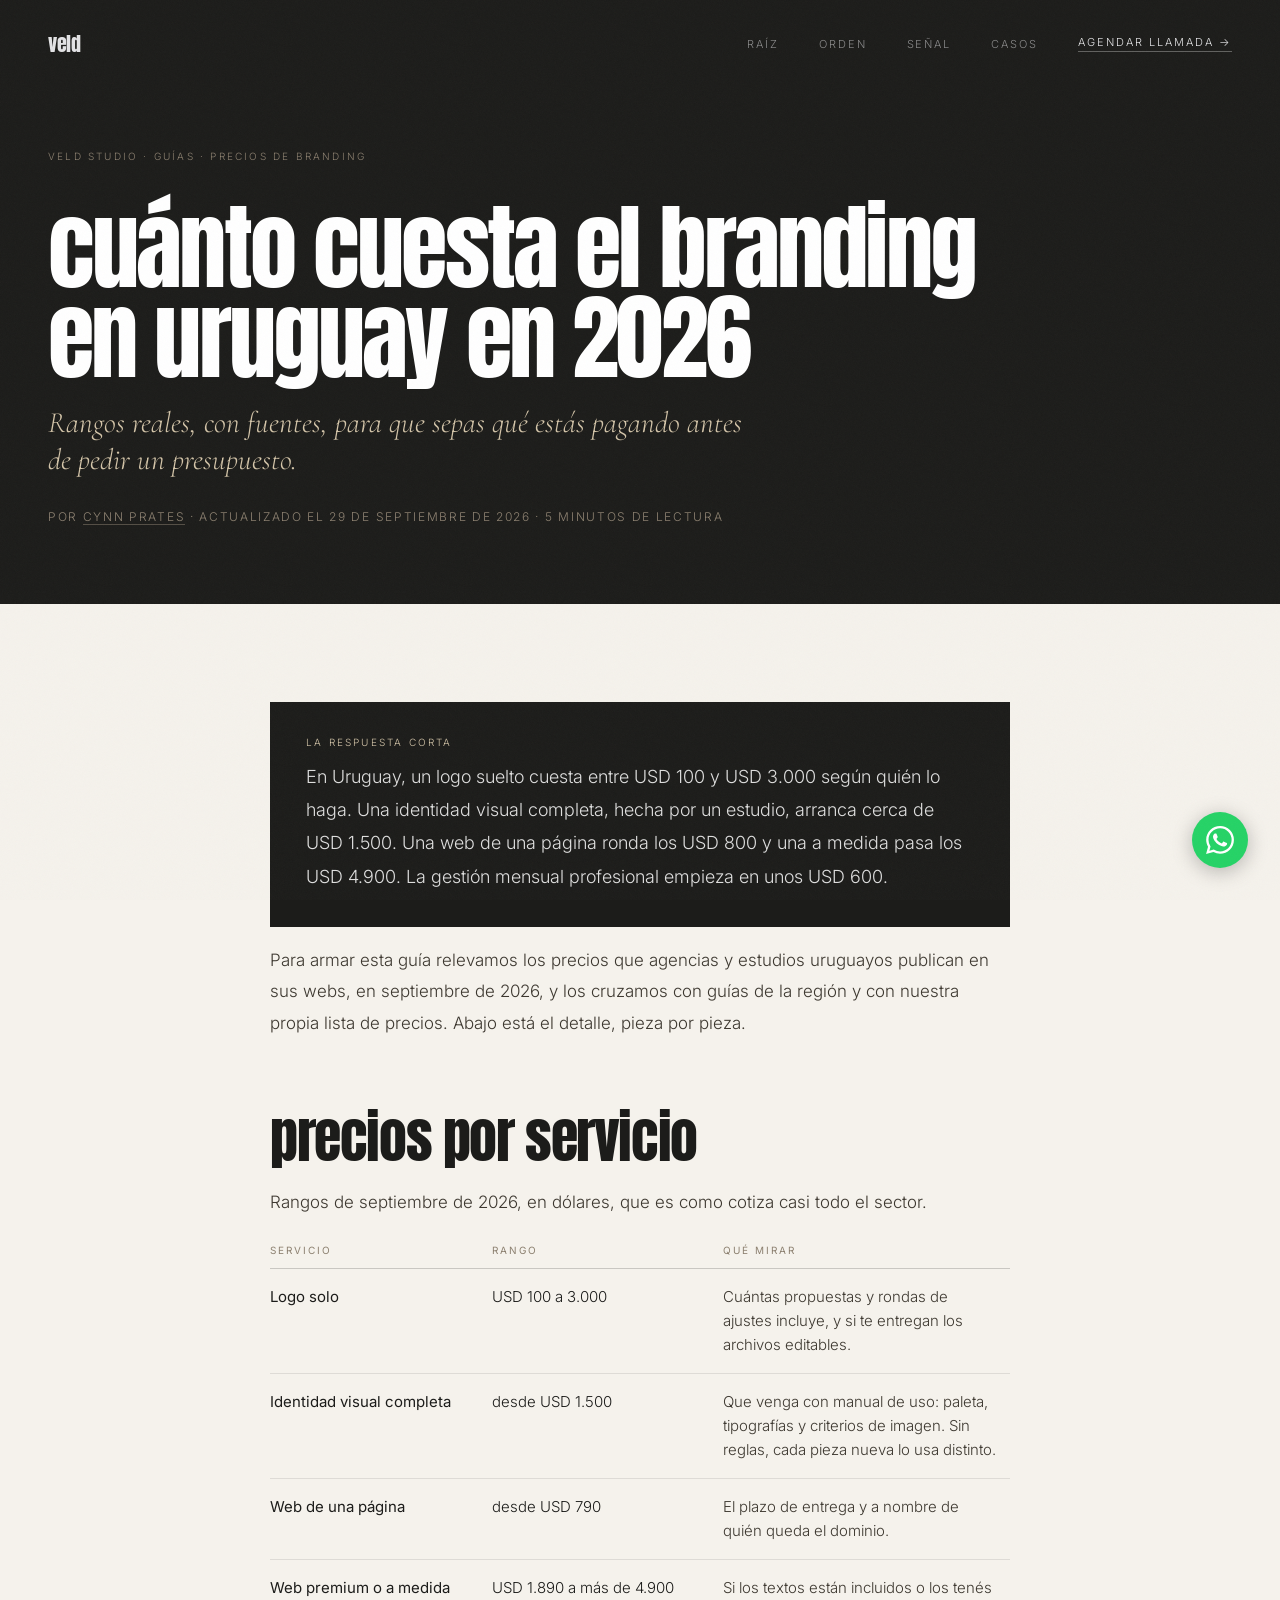
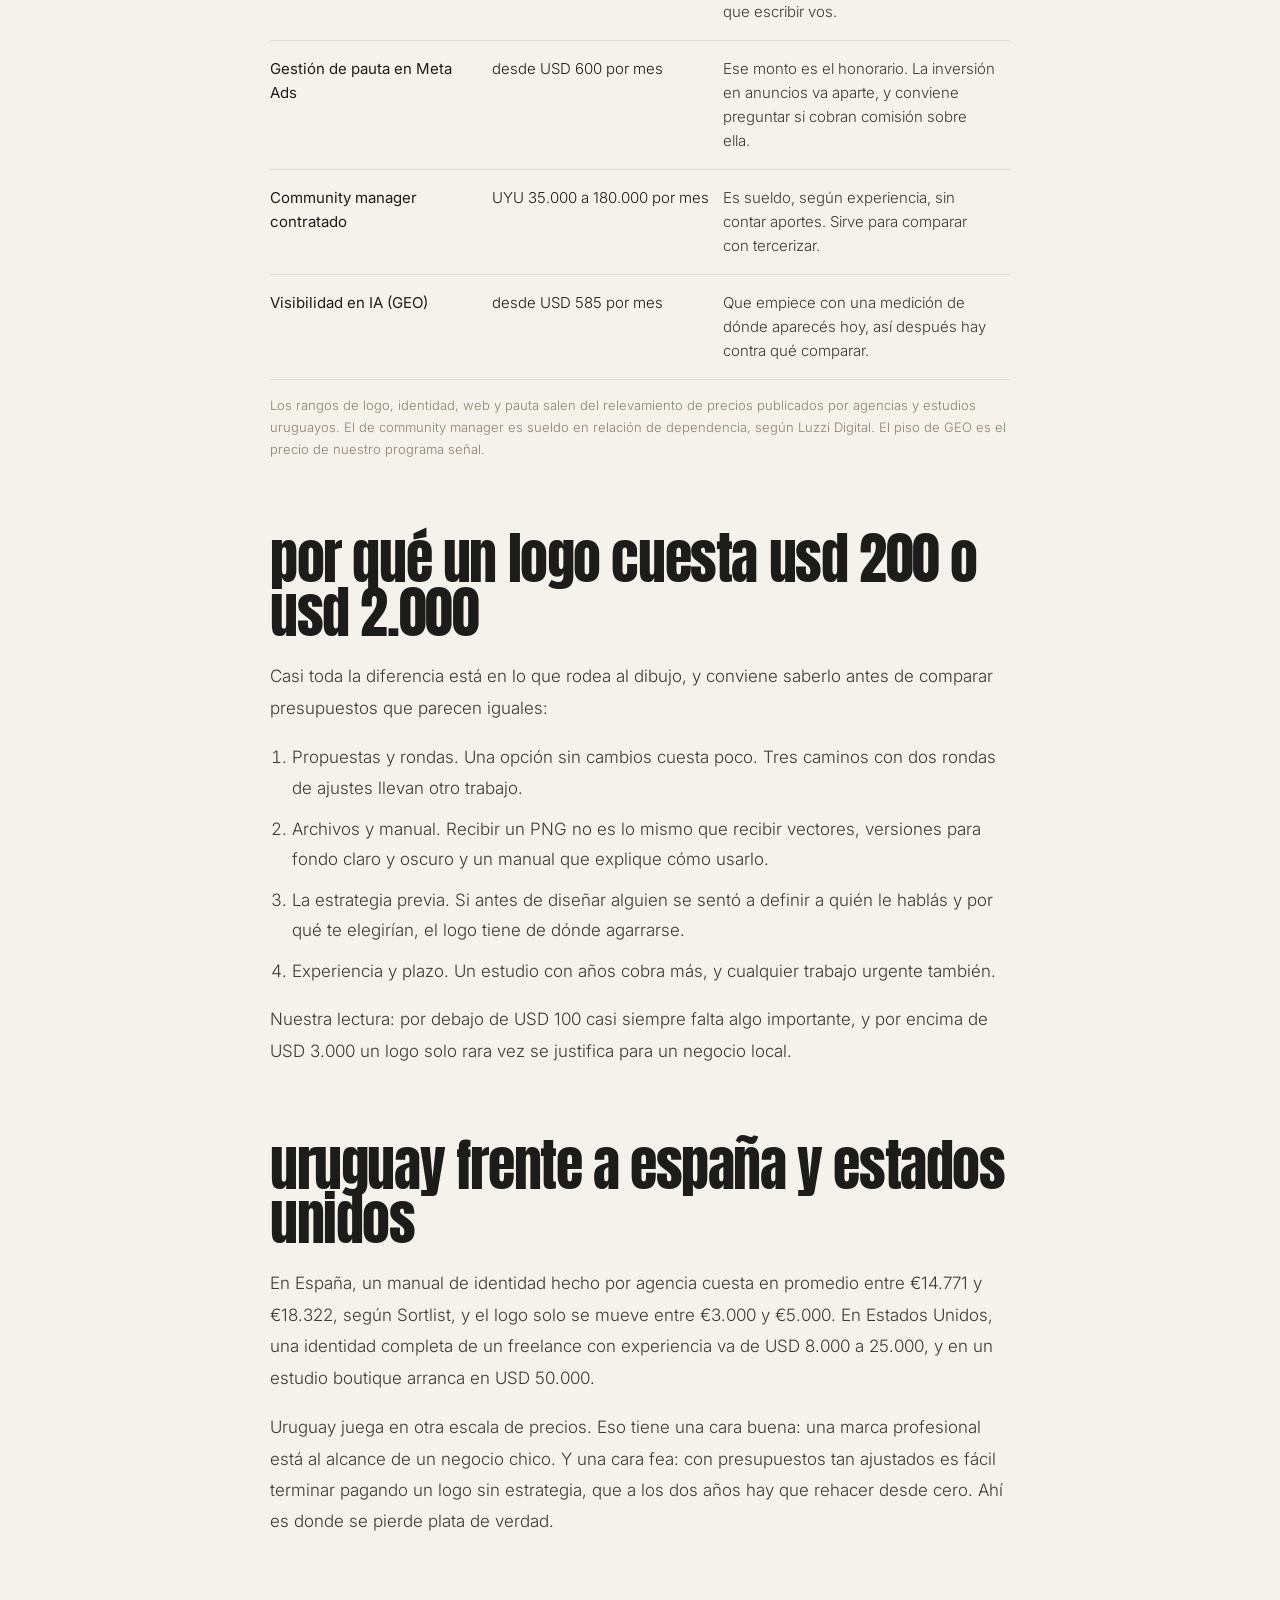
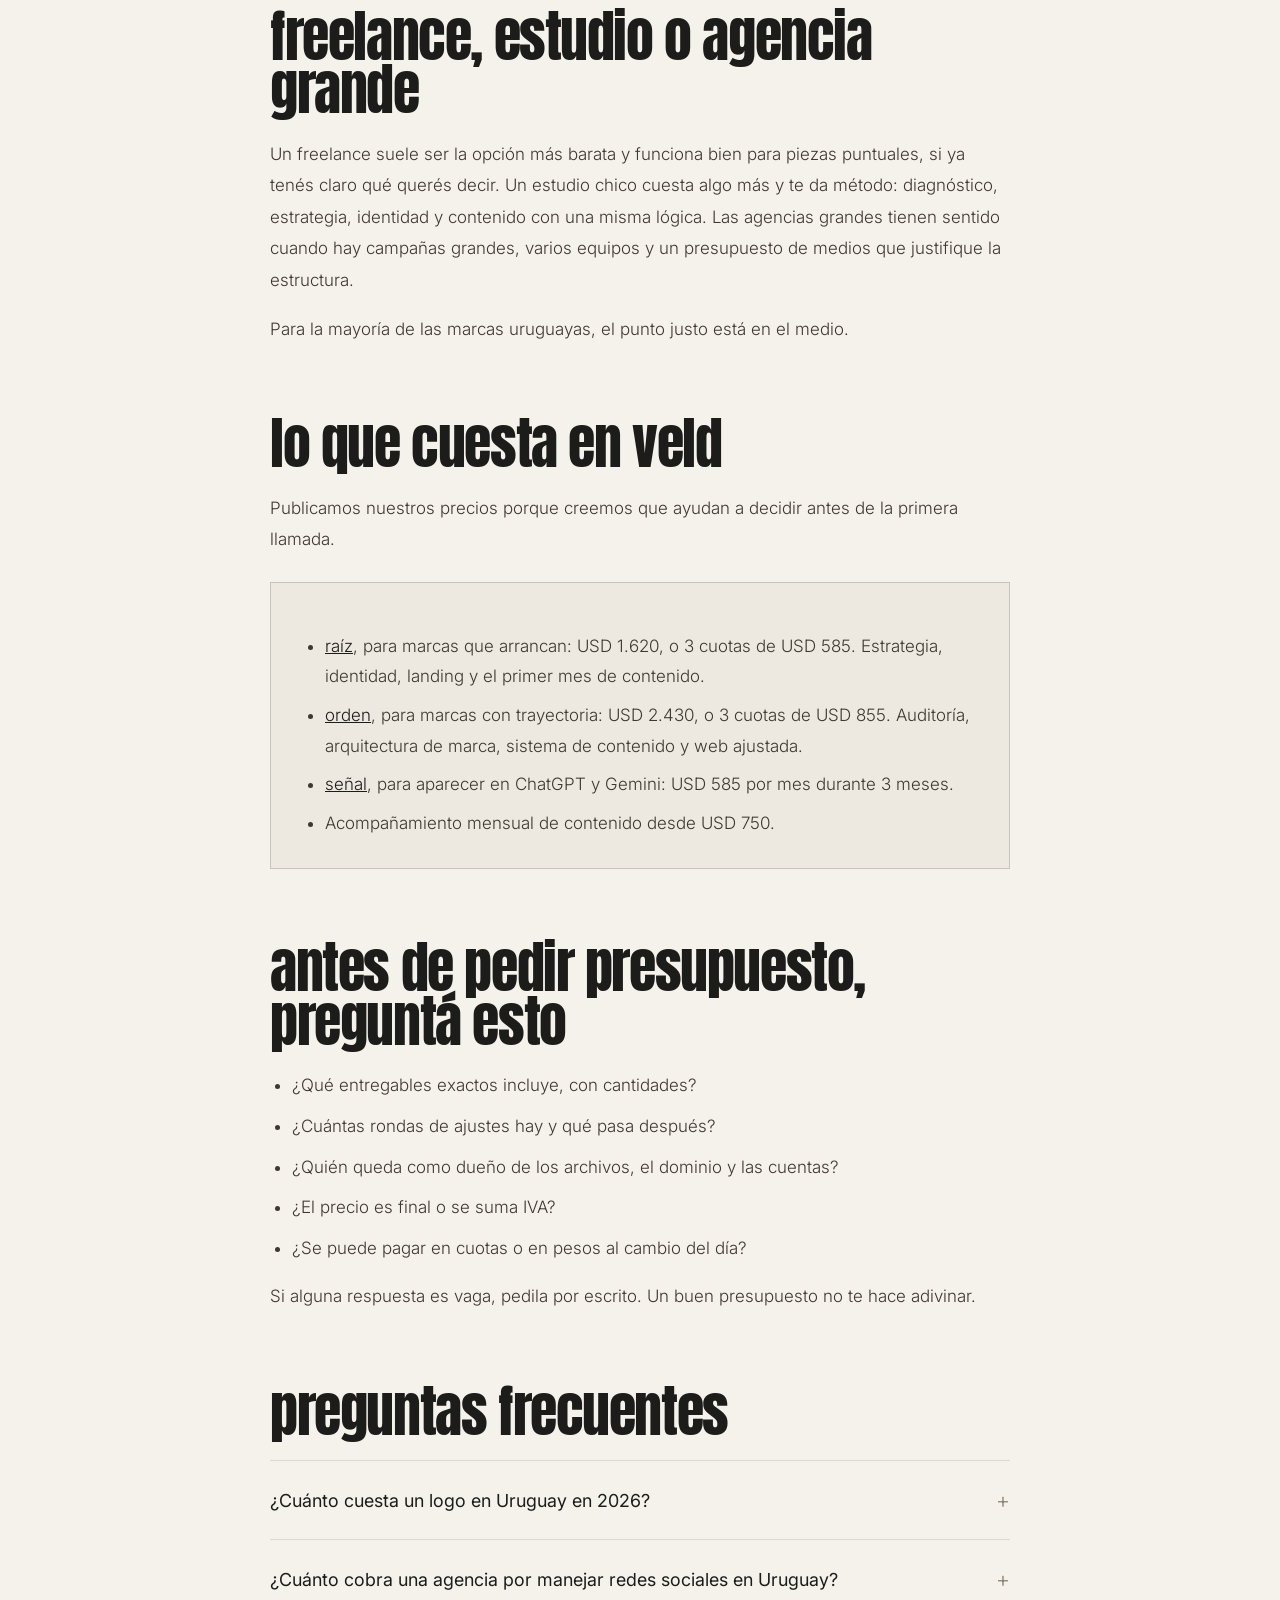
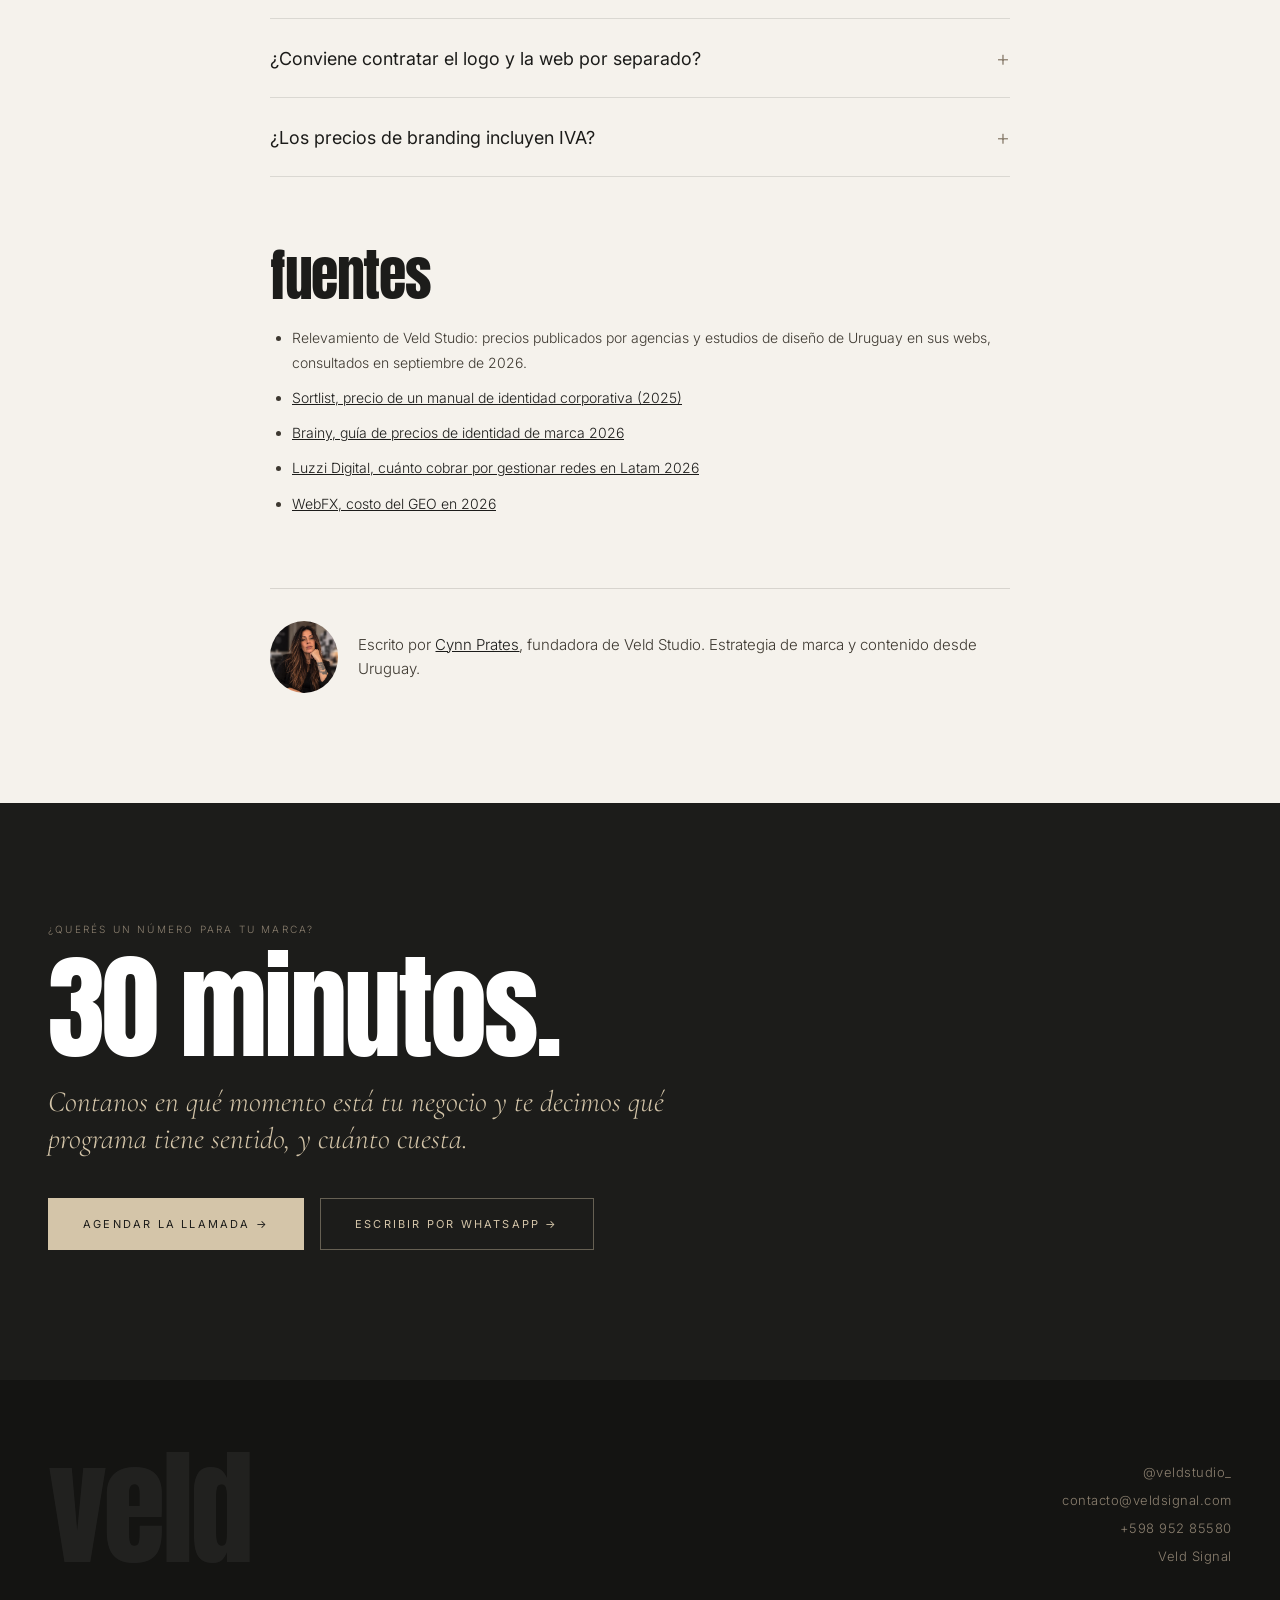
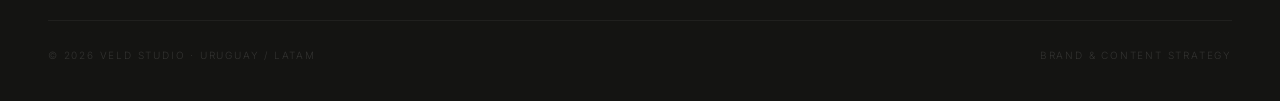
<file: guias/cuanto-cuesta-el-branding-en-uruguay/index.html>
<!DOCTYPE html>
<html lang="es">
<head>
  <meta charset="UTF-8"/>
  <meta name="viewport" content="width=device-width, initial-scale=1.0"/>
  <title>Cuánto cuesta el branding en Uruguay en 2026: precios reales | Veld Studio</title>
  <meta name="description" content="Precios de logo, identidad visual, web, redes y visibilidad en IA en Uruguay en 2026, con rangos, fuentes y qué preguntar antes de pedir presupuesto."/>
  <meta name="author" content="Cynn Prates"/>
  <meta name="robots" content="index,follow,max-image-preview:large"/>
  <meta name="theme-color" content="#1c1c1a"/>
  <link rel="canonical" href="https://veldstudio.github.io/guias/cuanto-cuesta-el-branding-en-uruguay/"/>
  <link rel="icon" href="../../favicon.svg" type="image/svg+xml"/>
  <meta property="og:type" content="article"/>
  <meta property="og:site_name" content="Veld Studio"/>
  <meta property="og:locale" content="es_UY"/>
  <meta property="og:url" content="https://veldstudio.github.io/guias/cuanto-cuesta-el-branding-en-uruguay/"/>
  <meta property="og:title" content="Cuánto cuesta el branding en Uruguay en 2026"/>
  <meta property="og:description" content="Precios de logo, identidad visual, web, redes y visibilidad en IA en Uruguay en 2026, con rangos, fuentes y qué preguntar antes de pedir presupuesto."/>
  <meta property="og:image" content="https://veldstudio.github.io/og-image.png"/>
  <meta property="og:image:width" content="1200"/>
  <meta property="og:image:height" content="630"/>
  <meta property="article:published_time" content="2026-09-29"/>
  <meta name="twitter:card" content="summary_large_image"/>
  <meta name="twitter:image" content="https://veldstudio.github.io/og-image.png"/>
  <link rel="preconnect" href="https://fonts.googleapis.com"/>
  <link rel="preconnect" href="https://fonts.gstatic.com" crossorigin/>
  <link href="https://fonts.googleapis.com/css2?family=Anton&family=Cormorant+Garamond:ital,wght@0,300;1,300;1,400&family=Inter:wght@300;400&display=swap" rel="stylesheet"/>
  <script type="application/ld+json">{"@context": "https://schema.org", "@graph": [{"@type": "Article", "@id": "https://veldstudio.github.io/guias/cuanto-cuesta-el-branding-en-uruguay/#articulo", "headline": "Cuánto cuesta el branding en Uruguay en 2026", "description": "Precios de logo, identidad visual, web, redes y visibilidad en IA en Uruguay en 2026, con rangos, fuentes y qué preguntar antes de pedir presupuesto.", "url": "https://veldstudio.github.io/guias/cuanto-cuesta-el-branding-en-uruguay/", "inLanguage": "es", "datePublished": "2026-09-29", "dateModified": "2026-09-29", "image": "https://veldstudio.github.io/og-image.png", "author": {"@type": "Person", "@id": "https://veldstudio.github.io/#cynn", "name": "Cynn Prates", "url": "https://veldstudio.github.io/cynn-prates/"}, "publisher": {"@type": "ProfessionalService", "@id": "https://veldstudio.github.io/#veld", "name": "Veld Studio", "url": "https://veldstudio.github.io/"}, "about": ["branding", "precios de diseño de marca", "Uruguay"], "mainEntityOfPage": "https://veldstudio.github.io/guias/cuanto-cuesta-el-branding-en-uruguay/"}, {"@type": "FAQPage", "mainEntity": [{"@type": "Question", "name": "¿Cuánto cuesta un logo en Uruguay en 2026?", "acceptedAnswer": {"@type": "Answer", "text": "Entre USD 100 y USD 3.000, según quién lo haga y qué incluya. Por debajo de USD 100 es una apuesta. Con un estudio que te entregue propuestas, rondas de ajustes y archivos editables, lo razonable está en la mitad de ese rango."}}, {"@type": "Question", "name": "¿Cuánto cobra una agencia por manejar redes sociales en Uruguay?", "acceptedAnswer": {"@type": "Answer", "text": "Los estudios que publican sus precios arrancan cerca de USD 600 a 750 por mes por un servicio profesional de pauta o de contenido. Por menos se consigue, pero en general sin estrategia ni informe de resultados."}}, {"@type": "Question", "name": "¿Conviene contratar el logo y la web por separado?", "acceptedAnswer": {"@type": "Answer", "text": "Se puede, aunque se nota cuando la identidad la hizo una persona y la web otra, sin una idea en común. Si el presupuesto alcanza, conviene que las dos salgan del mismo sistema de marca."}}, {"@type": "Question", "name": "¿Los precios de branding incluyen IVA?", "acceptedAnswer": {"@type": "Answer", "text": "Depende del régimen de quien te factura. Antes de comparar presupuestos, preguntá si el número es final o si se suma IVA, porque la diferencia puede ser del 22%."}}]}, {"@type": "BreadcrumbList", "itemListElement": [{"@type": "ListItem", "position": 1, "name": "Veld Studio", "item": "https://veldstudio.github.io/"}, {"@type": "ListItem", "position": 2, "name": "Cuánto cuesta el branding en Uruguay en 2026", "item": "https://veldstudio.github.io/guias/cuanto-cuesta-el-branding-en-uruguay/"}]}]}</script>
  <style>
*,*::before,*::after{margin:0;padding:0;box-sizing:border-box}
html{scroll-behavior:smooth}
:root{--obsidian:#1c1c1a;--warm-sand:#d4c5a9;--stone-white:#f5f2ec;--ash:#8c8070;--light-stone:#ede9e1;--white:#ffffff;--ease-expo:cubic-bezier(0.16,1,0.3,1)}
body{background:var(--obsidian);color:var(--white);font-family:'Inter',sans-serif;font-weight:300;overflow-x:hidden;-webkit-font-smoothing:antialiased}
body::before{content:'';position:fixed;inset:0;pointer-events:none;z-index:8500;opacity:.032;background-image:url("data:image/svg+xml,%3Csvg viewBox='0 0 512 512' xmlns='http://www.w3.org/2000/svg'%3E%3Cfilter id='n'%3E%3CfeTurbulence type='fractalNoise' baseFrequency='0.75' numOctaves='4' stitchTiles='stitch'/%3E%3C/filter%3E%3Crect width='100%25' height='100%25' filter='url(%23n)'/%3E%3C/svg%3E");background-size:180px 180px}
a{color:inherit}
nav{position:fixed;top:0;left:0;right:0;z-index:200;padding:28px 48px;display:flex;align-items:center;justify-content:space-between;mix-blend-mode:difference}
.nav-logo{font-family:'Anton',sans-serif;font-size:20px;letter-spacing:-.02em;text-transform:lowercase;color:var(--white);text-decoration:none}
.nav-right{display:flex;align-items:center;gap:40px}
.nav-link{font-size:11px;letter-spacing:.18em;text-transform:uppercase;color:var(--white);text-decoration:none;opacity:.55;transition:opacity .25s}
.nav-link:hover,.nav-link.on{opacity:1}
.nav-cta{font-size:11px;letter-spacing:.18em;text-transform:uppercase;color:var(--white);text-decoration:none;border-bottom:1px solid rgba(255,255,255,.35);padding-bottom:2px}
.hero{min-height:100vh;display:grid;grid-template-columns:1.05fr 1fr;align-items:end;gap:48px;padding:140px 48px 72px}
.crumbs{font-size:10px;letter-spacing:.22em;text-transform:uppercase;color:var(--ash);margin-bottom:28px}
.crumbs a{text-decoration:none}
.crumbs a:hover{color:var(--warm-sand)}
.label{font-size:10px;letter-spacing:.22em;text-transform:uppercase;color:var(--ash)}
h1{font-family:'Anton',sans-serif;font-weight:400;font-size:clamp(110px,17vw,260px);line-height:.86;letter-spacing:-.03em;text-transform:lowercase;margin-top:10px;padding-top:.14em}
.sub{font-family:'Cormorant Garamond',serif;font-style:italic;font-weight:300;font-size:clamp(22px,2.3vw,32px);line-height:1.25;color:var(--warm-sand);margin-top:22px;max-width:560px}
.intro{font-size:15px;line-height:1.9;color:rgba(255,255,255,.72);margin-top:26px;max-width:560px}
.facts{display:flex;flex-wrap:wrap;gap:0;margin-top:40px;border-top:1px solid rgba(255,255,255,.08)}
.fact{padding:18px 32px 0 0;margin-right:32px}
.fact b{display:block;font-weight:400;font-size:10px;letter-spacing:.2em;text-transform:uppercase;color:var(--ash);margin-bottom:8px}
.fact span{font-size:14px;color:var(--white)}
.btns{display:flex;flex-wrap:wrap;gap:16px;margin-top:40px}
.btn{display:inline-block;background:var(--warm-sand);color:var(--obsidian);text-decoration:none;font-family:'Inter',sans-serif;font-weight:400;font-size:11px;letter-spacing:.2em;text-transform:uppercase;padding:18px 34px;border:1px solid var(--warm-sand);transition:all .3s var(--ease-expo)}
.btn:hover{background:transparent;color:var(--warm-sand)}
.btn2{display:inline-block;color:var(--warm-sand);text-decoration:none;font-weight:400;font-size:11px;letter-spacing:.2em;text-transform:uppercase;padding:18px 34px;border:1px solid rgba(212,197,169,.4)}
.btn2:hover{border-color:var(--warm-sand)}
.hero-img{position:relative;height:min(78vh,760px);overflow:hidden}
.hero-img img{width:100%;height:100%;object-fit:cover;display:block}
section.light{background:var(--stone-white);color:var(--obsidian);padding:120px 48px 130px}
section.stone{background:var(--light-stone);color:var(--obsidian);padding:120px 48px 130px}
section.dark{padding:120px 48px 130px}
.wrap{max-width:1280px;margin:0 auto}
.two{display:grid;grid-template-columns:minmax(260px,1fr) 2fr;gap:64px}
h2{font-family:'Anton',sans-serif;font-weight:400;font-size:clamp(44px,6vw,90px);line-height:.95;letter-spacing:-.025em;text-transform:lowercase}
.lead{font-family:'Cormorant Garamond',serif;font-style:italic;font-weight:300;font-size:clamp(19px,1.8vw,24px);line-height:1.35;color:var(--ash);margin-top:24px;max-width:320px}
.body p{font-size:16px;line-height:1.9;color:#4a443b;max-width:680px}
.body p+p{margin-top:18px}
.dark .body p{color:rgba(255,255,255,.72)}
.items{border-top:1px solid rgba(28,28,26,.12)}
.item{display:grid;grid-template-columns:70px 1fr;gap:24px;padding:30px 0;border-bottom:1px solid rgba(28,28,26,.12)}
.item .n{font-family:'Anton',sans-serif;font-size:34px;color:var(--warm-sand);line-height:1}
.item h3{font-family:'Inter',sans-serif;font-weight:400;font-size:clamp(17px,1.5vw,20px);color:var(--obsidian)}
.item p{font-size:15px;line-height:1.85;color:#5f574c;margin-top:8px;max-width:640px}
.steps{display:grid;grid-template-columns:repeat(auto-fit,minmax(220px,1fr));gap:1px;background:rgba(255,255,255,.08);border:1px solid rgba(255,255,255,.08)}
.step{background:var(--obsidian);padding:36px 32px 40px}
.step .when{font-size:10px;letter-spacing:.22em;text-transform:uppercase;color:var(--warm-sand)}
.step h3{font-family:'Anton',sans-serif;font-weight:400;font-size:32px;text-transform:lowercase;letter-spacing:-.02em;margin-top:14px}
.step p{font-size:14px;line-height:1.8;color:rgba(255,255,255,.65);margin-top:12px}
.deliv{border-top:1px solid rgba(28,28,26,.12)}
.drow{display:grid;grid-template-columns:240px 1fr;gap:32px;padding:26px 0;border-bottom:1px solid rgba(28,28,26,.12)}
.drow h3{font-family:'Anton',sans-serif;font-weight:400;font-size:24px;line-height:1.1;text-transform:lowercase;letter-spacing:-.01em;color:var(--obsidian)}
.drow p{font-size:15px;line-height:1.85;color:#5f574c;max-width:640px}
.dnote{font-size:13px;line-height:1.8;color:var(--ash);margin-top:28px;max-width:680px}
.price{margin-top:44px;border:1px solid rgba(28,28,26,.16);padding:36px 36px 34px;background:var(--stone-white)}
.price .amt{font-family:'Anton',sans-serif;font-weight:400;font-size:clamp(44px,5vw,68px);line-height:1;letter-spacing:-.02em;color:var(--obsidian);margin-top:14px}
.price .psub{font-size:16px;line-height:1.7;color:#4a443b;margin-top:12px}
.price .pmini{font-size:13px;line-height:1.8;color:var(--ash);margin-top:14px;max-width:620px}
.price .btn{margin-top:26px}
.faq-list{border-top:1px solid rgba(28,28,26,.12)}
.faq-item{border-bottom:1px solid rgba(28,28,26,.12)}
.faq-item summary{list-style:none;cursor:pointer;display:flex;justify-content:space-between;align-items:center;gap:24px;padding:26px 0;font-weight:400;font-size:clamp(16px,1.4vw,19px);color:var(--obsidian)}
.faq-item summary::-webkit-details-marker{display:none}
.faq-item summary::after{content:'+';font-weight:300;font-size:22px;color:var(--ash);transition:transform .4s var(--ease-expo);flex-shrink:0}
.faq-item[open] summary::after{transform:rotate(45deg)}
.faq-a{font-size:15px;line-height:1.85;color:#5f574c;max-width:640px;padding:0 0 28px}
.others{display:grid;grid-template-columns:1fr 1fr;gap:1px;background:rgba(255,255,255,.08);border:1px solid rgba(255,255,255,.08);margin-top:56px}
.other{background:var(--obsidian);padding:44px 40px;text-decoration:none;display:block;transition:background .3s}
.other:hover{background:#232320}
.other .label{display:block}
.other strong{display:block;font-family:'Anton',sans-serif;font-weight:400;font-size:clamp(56px,7vw,96px);text-transform:lowercase;letter-spacing:-.03em;line-height:1;margin-top:12px}
.other em{display:block;font-family:'Cormorant Garamond',serif;font-weight:300;font-size:21px;color:var(--warm-sand);margin-top:10px}
.other .go{display:inline-block;margin-top:22px;font-size:11px;letter-spacing:.18em;text-transform:uppercase;border-bottom:1px solid rgba(255,255,255,.35);padding-bottom:2px}
.final{text-align:left}
.final h2{font-size:clamp(56px,9vw,140px)}
.final .sub{max-width:680px}
footer{background:#141412;padding:64px 48px 40px}
.footer-top{display:flex;justify-content:space-between;align-items:flex-end;padding-bottom:48px;border-bottom:1px solid rgba(255,255,255,.05)}
.footer-logo{font-family:'Anton',sans-serif;font-size:clamp(60px,10vw,130px);letter-spacing:-.03em;text-transform:lowercase;color:rgba(255,255,255,.06);line-height:1;text-decoration:none}
.footer-links{text-align:right;display:flex;flex-direction:column;gap:12px;padding-bottom:8px}
.footer-links a{font-size:13px;color:var(--ash);text-decoration:none;letter-spacing:.04em}
.footer-links a:hover{color:var(--warm-sand)}
.footer-bottom{display:flex;justify-content:space-between;align-items:center;padding-top:28px}
.footer-copy{font-size:10px;letter-spacing:.18em;text-transform:uppercase;color:rgba(255,255,255,.13)}
.wa-float{position:fixed;bottom:32px;right:32px;z-index:500;width:56px;height:56px;border-radius:50%;background:#25D366;display:flex;align-items:center;justify-content:center;text-decoration:none;box-shadow:0 4px 20px rgba(0,0,0,.25)}
.wa-float svg{width:28px;height:28px;fill:#fff}
.reveal{opacity:0;transform:translateY(24px);transition:opacity .6s var(--ease-expo),transform .6s var(--ease-expo)}
.reveal.in{opacity:1;transform:none}
@media (prefers-reduced-motion:reduce){.reveal{opacity:1;transform:none;transition:none}}
@media (max-width:900px){
 nav{padding:16px 22px;mix-blend-mode:normal;background:rgba(28,28,26,.9);-webkit-backdrop-filter:blur(12px);backdrop-filter:blur(12px);border-bottom:1px solid rgba(212,197,169,.12)}.nav-right .nav-link{display:none}
 .hero{grid-template-columns:1fr;padding:110px 28px 64px;min-height:auto}
 .hero-img{height:62vh;order:-1;margin:0 -28px}
 section.light,section.stone,section.dark{padding:80px 28px 100px}
 .two{grid-template-columns:1fr;gap:36px}
 .item{grid-template-columns:48px 1fr;gap:14px}
 .others{grid-template-columns:1fr}
 .drow{grid-template-columns:1fr;gap:8px}
 .steps{grid-template-columns:1fr}.step{padding:28px 24px 32px}
 footer{padding:48px 28px 32px}.footer-top{flex-direction:column;align-items:flex-start;gap:28px}.footer-links{text-align:left}
 .footer-bottom{flex-direction:column;align-items:flex-start;gap:10px}
}

h1.art{font-size:clamp(52px,7.4vw,112px);line-height:.95;max-width:1000px}
.hero.art-hero{min-height:auto;grid-template-columns:1fr;padding:150px 48px 80px}
.meta{font-size:12px;letter-spacing:.14em;text-transform:uppercase;color:var(--ash);margin-top:30px}
.meta a{text-decoration:none;border-bottom:1px solid rgba(140,128,112,.5)}
.post{background:var(--stone-white);color:var(--obsidian);padding:90px 48px 110px}
.post .col{max-width:740px;margin:0 auto}
.post h2{font-size:clamp(36px,4.4vw,58px);margin:72px 0 22px}
.post h2:first-child{margin-top:0}
.post p{font-size:17px;line-height:1.85;color:#3d3830;margin-top:18px}
.post ul,.post ol{margin:18px 0 0 22px}
.post li{font-size:17px;line-height:1.8;color:#3d3830;margin-top:10px}
.post a{color:var(--obsidian)}
.short{background:var(--obsidian);color:#fff;padding:34px 36px;margin-top:8px}
.short .label{color:var(--warm-sand)}
.short p{color:rgba(255,255,255,.86);font-size:18px;margin-top:12px}
.tbl{width:100%;border-collapse:collapse;margin-top:26px;font-size:15px}
.tbl th{text-align:left;font-weight:400;font-size:10px;letter-spacing:.2em;text-transform:uppercase;color:var(--ash);padding:0 14px 12px 0;border-bottom:1px solid rgba(28,28,26,.2)}
.tbl td{padding:16px 14px 16px 0;border-bottom:1px solid rgba(28,28,26,.1);vertical-align:top;line-height:1.6;color:#3d3830}
.tbl td:first-child{color:var(--obsidian);font-weight:400;width:30%}
.tbl td:nth-child(2){white-space:nowrap;color:var(--obsidian)}
.post p.note{font-size:13px;line-height:1.7;color:var(--ash);margin-top:14px}
.veld-box{border:1px solid rgba(28,28,26,.18);padding:30px 32px;margin-top:26px;background:var(--light-stone)}
.veld-box li{margin-top:8px}
.author{display:flex;gap:20px;align-items:center;margin-top:72px;padding-top:32px;border-top:1px solid rgba(28,28,26,.14)}
.author img{width:72px;height:72px;border-radius:50%;object-fit:cover;object-position:center top}
.author p{margin:0;font-size:15px;line-height:1.6}
.src li{font-size:14px}
.faq-list{margin-top:10px}
@media (max-width:900px){.hero.art-hero{padding:120px 28px 56px}.post{padding:64px 22px 80px}.tbl{font-size:14px}.tbl td:nth-child(2){white-space:normal}.tbl thead{display:none}.tbl tr{display:block;padding:14px 0;border-bottom:1px solid rgba(28,28,26,.12)}.tbl td{display:block;border:0;padding:3px 0;width:auto!important}.tbl td:first-child{font-size:16px}}
</style>
</head>
<body>
<a href="https://wa.me/59895285580" target="_blank" rel="noopener" class="wa-float" title="Escribir por WhatsApp"><svg viewBox="0 0 24 24" xmlns="http://www.w3.org/2000/svg"><path d="M17.472 14.382c-.297-.149-1.758-.867-2.03-.967-.273-.099-.471-.148-.67.15-.197.297-.767.966-.94 1.164-.173.199-.347.223-.644.075-.297-.15-1.255-.463-2.39-1.475-.883-.788-1.48-1.761-1.653-2.059-.173-.297-.018-.458.13-.606.134-.133.298-.347.446-.52.149-.174.198-.298.298-.497.099-.198.05-.371-.025-.52-.075-.149-.669-1.612-.916-2.207-.242-.579-.487-.5-.669-.51-.173-.008-.371-.01-.57-.01-.198 0-.52.074-.792.372-.272.297-1.04 1.016-1.04 2.479 0 1.462 1.065 2.875 1.213 3.074.149.198 2.096 3.2 5.077 4.487.709.306 1.262.489 1.694.625.712.227 1.36.195 1.871.118.571-.085 1.758-.719 2.006-1.413.248-.694.248-1.289.173-1.413-.074-.124-.272-.198-.57-.347m-5.421 7.403h-.004a9.87 9.87 0 01-5.031-1.378l-.361-.214-3.741.982.998-3.648-.235-.374a9.86 9.86 0 01-1.51-5.26c.001-5.45 4.436-9.884 9.888-9.884 2.64 0 5.122 1.03 6.988 2.898a9.825 9.825 0 012.893 6.994c-.003 5.45-4.437 9.884-9.885 9.884m8.413-18.297A11.815 11.815 0 0012.05 0C5.495 0 .16 5.335.157 11.892c0 2.096.547 4.142 1.588 5.945L.057 24l6.305-1.654a11.882 11.882 0 005.683 1.448h.005c6.554 0 11.89-5.335 11.893-11.893a11.821 11.821 0 00-3.48-8.413z"/></svg></a>
<nav>
  <a href="../../" class="nav-logo">veld</a>
  <div class="nav-right"><a href="../../raiz/" class="nav-link">raíz</a><a href="../../orden/" class="nav-link">orden</a><a href="../../senal/" class="nav-link">señal</a><a href="../../#cases" class="nav-link">Casos</a><a href="https://calendar.app.google/VyaCysSLecYQsQFk8" target="_blank" rel="noopener" class="nav-cta">Agendar llamada →</a></div>
</nav>

<header class="hero art-hero">
  <div>
    <div class="crumbs"><a href="../../">Veld Studio</a> · Guías · Precios de branding</div>
    <h1 class="art">cuánto cuesta el branding en uruguay en 2026</h1>
    <p class="sub" style="max-width:720px">Rangos reales, con fuentes, para que sepas qué estás pagando antes de pedir un presupuesto.</p>
    <p class="meta">Por <a href="../../cynn-prates/">Cynn Prates</a> · Actualizado el 29 de septiembre de 2026 · 5 minutos de lectura</p>
  </div>
</header>

<article class="post"><div class="col">
<div class="short reveal"><div class="label">La respuesta corta</div>
<p>En Uruguay, un logo suelto cuesta entre USD 100 y USD 3.000 según quién lo haga. Una identidad visual completa, hecha por un estudio, arranca cerca de USD 1.500. Una web de una página ronda los USD 800 y una a medida pasa los USD 4.900. La gestión mensual profesional empieza en unos USD 600.</p></div>

<p>Para armar esta guía relevamos los precios que agencias y estudios uruguayos publican en sus webs, en septiembre de 2026, y los cruzamos con guías de la región y con nuestra propia lista de precios. Abajo está el detalle, pieza por pieza.</p>

<h2>precios por servicio</h2>
<p>Rangos de septiembre de 2026, en dólares, que es como cotiza casi todo el sector.</p>
<table class="tbl"><thead><tr><th>Servicio</th><th>Rango</th><th>Qué mirar</th></tr></thead><tbody><tr><td>Logo solo</td><td>USD 100 a 3.000</td><td>Cuántas propuestas y rondas de ajustes incluye, y si te entregan los archivos editables.</td></tr><tr><td>Identidad visual completa</td><td>desde USD 1.500</td><td>Que venga con manual de uso: paleta, tipografías y criterios de imagen. Sin reglas, cada pieza nueva lo usa distinto.</td></tr><tr><td>Web de una página</td><td>desde USD 790</td><td>El plazo de entrega y a nombre de quién queda el dominio.</td></tr><tr><td>Web premium o a medida</td><td>USD 1.890 a más de 4.900</td><td>Si los textos están incluidos o los tenés que escribir vos.</td></tr><tr><td>Gestión de pauta en Meta Ads</td><td>desde USD 600 por mes</td><td>Ese monto es el honorario. La inversión en anuncios va aparte, y conviene preguntar si cobran comisión sobre ella.</td></tr><tr><td>Community manager contratado</td><td>UYU 35.000 a 180.000 por mes</td><td>Es sueldo, según experiencia, sin contar aportes. Sirve para comparar con tercerizar.</td></tr><tr><td>Visibilidad en IA (GEO)</td><td>desde USD 585 por mes</td><td>Que empiece con una medición de dónde aparecés hoy, así después hay contra qué comparar.</td></tr></tbody></table>
<p class="note">Los rangos de logo, identidad, web y pauta salen del relevamiento de precios publicados por agencias y estudios uruguayos. El de community manager es sueldo en relación de dependencia, según Luzzi Digital. El piso de GEO es el precio de nuestro programa señal.</p>

<h2>por qué un logo cuesta USD 200 o USD 2.000</h2>
<p>Casi toda la diferencia está en lo que rodea al dibujo, y conviene saberlo antes de comparar presupuestos que parecen iguales:</p>
<ol>
<li>Propuestas y rondas. Una opción sin cambios cuesta poco. Tres caminos con dos rondas de ajustes llevan otro trabajo.</li>
<li>Archivos y manual. Recibir un PNG no es lo mismo que recibir vectores, versiones para fondo claro y oscuro y un manual que explique cómo usarlo.</li>
<li>La estrategia previa. Si antes de diseñar alguien se sentó a definir a quién le hablás y por qué te elegirían, el logo tiene de dónde agarrarse.</li>
<li>Experiencia y plazo. Un estudio con años cobra más, y cualquier trabajo urgente también.</li>
</ol>
<p>Nuestra lectura: por debajo de USD 100 casi siempre falta algo importante, y por encima de USD 3.000 un logo solo rara vez se justifica para un negocio local.</p>

<h2>uruguay frente a españa y estados unidos</h2>
<p>En España, un manual de identidad hecho por agencia cuesta en promedio entre €14.771 y €18.322, según Sortlist, y el logo solo se mueve entre €3.000 y €5.000. En Estados Unidos, una identidad completa de un freelance con experiencia va de USD 8.000 a 25.000, y en un estudio boutique arranca en USD 50.000.</p>
<p>Uruguay juega en otra escala de precios. Eso tiene una cara buena: una marca profesional está al alcance de un negocio chico. Y una cara fea: con presupuestos tan ajustados es fácil terminar pagando un logo sin estrategia, que a los dos años hay que rehacer desde cero. Ahí es donde se pierde plata de verdad.</p>

<h2>freelance, estudio o agencia grande</h2>
<p>Un freelance suele ser la opción más barata y funciona bien para piezas puntuales, si ya tenés claro qué querés decir. Un estudio chico cuesta algo más y te da método: diagnóstico, estrategia, identidad y contenido con una misma lógica. Las agencias grandes tienen sentido cuando hay campañas grandes, varios equipos y un presupuesto de medios que justifique la estructura.</p>
<p>Para la mayoría de las marcas uruguayas, el punto justo está en el medio.</p>

<h2>lo que cuesta en veld</h2>
<p>Publicamos nuestros precios porque creemos que ayudan a decidir antes de la primera llamada.</p>
<div class="veld-box reveal"><ul>
<li><a href="../../raiz/">raíz</a>, para marcas que arrancan: USD 1.620, o 3 cuotas de USD 585. Estrategia, identidad, landing y el primer mes de contenido.</li>
<li><a href="../../orden/">orden</a>, para marcas con trayectoria: USD 2.430, o 3 cuotas de USD 855. Auditoría, arquitectura de marca, sistema de contenido y web ajustada.</li>
<li><a href="../../senal/">señal</a>, para aparecer en ChatGPT y Gemini: USD 585 por mes durante 3 meses.</li>
<li>Acompañamiento mensual de contenido desde USD 750.</li>
</ul></div>

<h2>antes de pedir presupuesto, preguntá esto</h2>
<ul>
<li>¿Qué entregables exactos incluye, con cantidades?</li>
<li>¿Cuántas rondas de ajustes hay y qué pasa después?</li>
<li>¿Quién queda como dueño de los archivos, el dominio y las cuentas?</li>
<li>¿El precio es final o se suma IVA?</li>
<li>¿Se puede pagar en cuotas o en pesos al cambio del día?</li>
</ul>
<p>Si alguna respuesta es vaga, pedila por escrito. Un buen presupuesto no te hace adivinar.</p>

<h2>preguntas frecuentes</h2>
<div class="faq-list"><details class="faq-item"><summary>¿Cuánto cuesta un logo en Uruguay en 2026?</summary><div class="faq-a">Entre USD 100 y USD 3.000, según quién lo haga y qué incluya. Por debajo de USD 100 es una apuesta. Con un estudio que te entregue propuestas, rondas de ajustes y archivos editables, lo razonable está en la mitad de ese rango.</div></details><details class="faq-item"><summary>¿Cuánto cobra una agencia por manejar redes sociales en Uruguay?</summary><div class="faq-a">Los estudios que publican sus precios arrancan cerca de USD 600 a 750 por mes por un servicio profesional de pauta o de contenido. Por menos se consigue, pero en general sin estrategia ni informe de resultados.</div></details><details class="faq-item"><summary>¿Conviene contratar el logo y la web por separado?</summary><div class="faq-a">Se puede, aunque se nota cuando la identidad la hizo una persona y la web otra, sin una idea en común. Si el presupuesto alcanza, conviene que las dos salgan del mismo sistema de marca.</div></details><details class="faq-item"><summary>¿Los precios de branding incluyen IVA?</summary><div class="faq-a">Depende del régimen de quien te factura. Antes de comparar presupuestos, preguntá si el número es final o si se suma IVA, porque la diferencia puede ser del 22%.</div></details></div>

<h2>fuentes</h2>
<ul class="src"><li>Relevamiento de Veld Studio: precios publicados por agencias y estudios de diseño de Uruguay en sus webs, consultados en septiembre de 2026.</li><li><a href="https://www.sortlist.es/blog/precio-manual-de-identidad-corporativa/" target="_blank" rel="noopener">Sortlist, precio de un manual de identidad corporativa (2025)</a></li><li><a href="https://brainy.ink/paper/brand-identity-design-pricing/es" target="_blank" rel="noopener">Brainy, guía de precios de identidad de marca 2026</a></li><li><a href="https://www.luzzidigital.com/cuanto-cobrar-por-gestionar-redes-sociales-precios-reales-latam-2026/" target="_blank" rel="noopener">Luzzi Digital, cuánto cobrar por gestionar redes en Latam 2026</a></li><li><a href="https://www.webfx.com/blog/ai/generative-engine-optimization-cost/" target="_blank" rel="noopener">WebFX, costo del GEO en 2026</a></li></ul>

<div class="author"><img src="../../assets/cynn-prates.jpg" alt="Cynn Prates"/><p>Escrito por <a href="../../cynn-prates/">Cynn Prates</a>, fundadora de Veld Studio. Estrategia de marca y contenido desde Uruguay.</p></div>
</div></article>

<section class="dark final">
  <div class="wrap">
    <div class="label">¿Querés un número para tu marca?</div>
    <h2 style="margin-top:18px">30 minutos.</h2>
    <p class="sub">Contanos en qué momento está tu negocio y te decimos qué programa tiene sentido, y cuánto cuesta.</p>
    <div class="btns"><a class="btn" href="https://calendar.app.google/VyaCysSLecYQsQFk8" target="_blank" rel="noopener">Agendar la llamada →</a><a class="btn2" href="https://wa.me/59895285580?text=Hola%20Cynn%2C%20le%C3%AD%20la%20gu%C3%ADa%20de%20precios%20de%20branding%20y%20quiero%20hablar%20de%20mi%20marca." target="_blank" rel="noopener">Escribir por WhatsApp →</a></div>
  </div>
</section>

<footer>
  <div class="footer-top">
    <a href="../../" class="footer-logo">veld</a>
    <div class="footer-links">
      <a href="https://instagram.com/veldstudio_" target="_blank" rel="noopener">@veldstudio_</a>
      <a href="mailto:contacto@veldsignal.com">contacto@veldsignal.com</a>
      <a href="https://wa.me/59895285580" target="_blank" rel="noopener">+598 952 85580</a>
      <a href="https://veldsignal.com" target="_blank" rel="noopener">Veld Signal</a>
    </div>
  </div>
  <div class="footer-bottom">
    <span class="footer-copy">© 2026 Veld Studio · Uruguay / Latam</span>
    <span class="footer-copy">Brand &amp; Content Strategy</span>
  </div>
</footer>
<script>
(function(){var els=document.querySelectorAll('.reveal');if(!('IntersectionObserver' in window)){els.forEach(function(e){e.classList.add('in')});return;}
var io=new IntersectionObserver(function(en){en.forEach(function(x){if(x.isIntersecting){x.target.classList.add('in');io.unobserve(x.target);}})},{rootMargin:'0px 0px -8% 0px'});
els.forEach(function(e){io.observe(e)});})();
</script>
</body>
</html>
</file>
